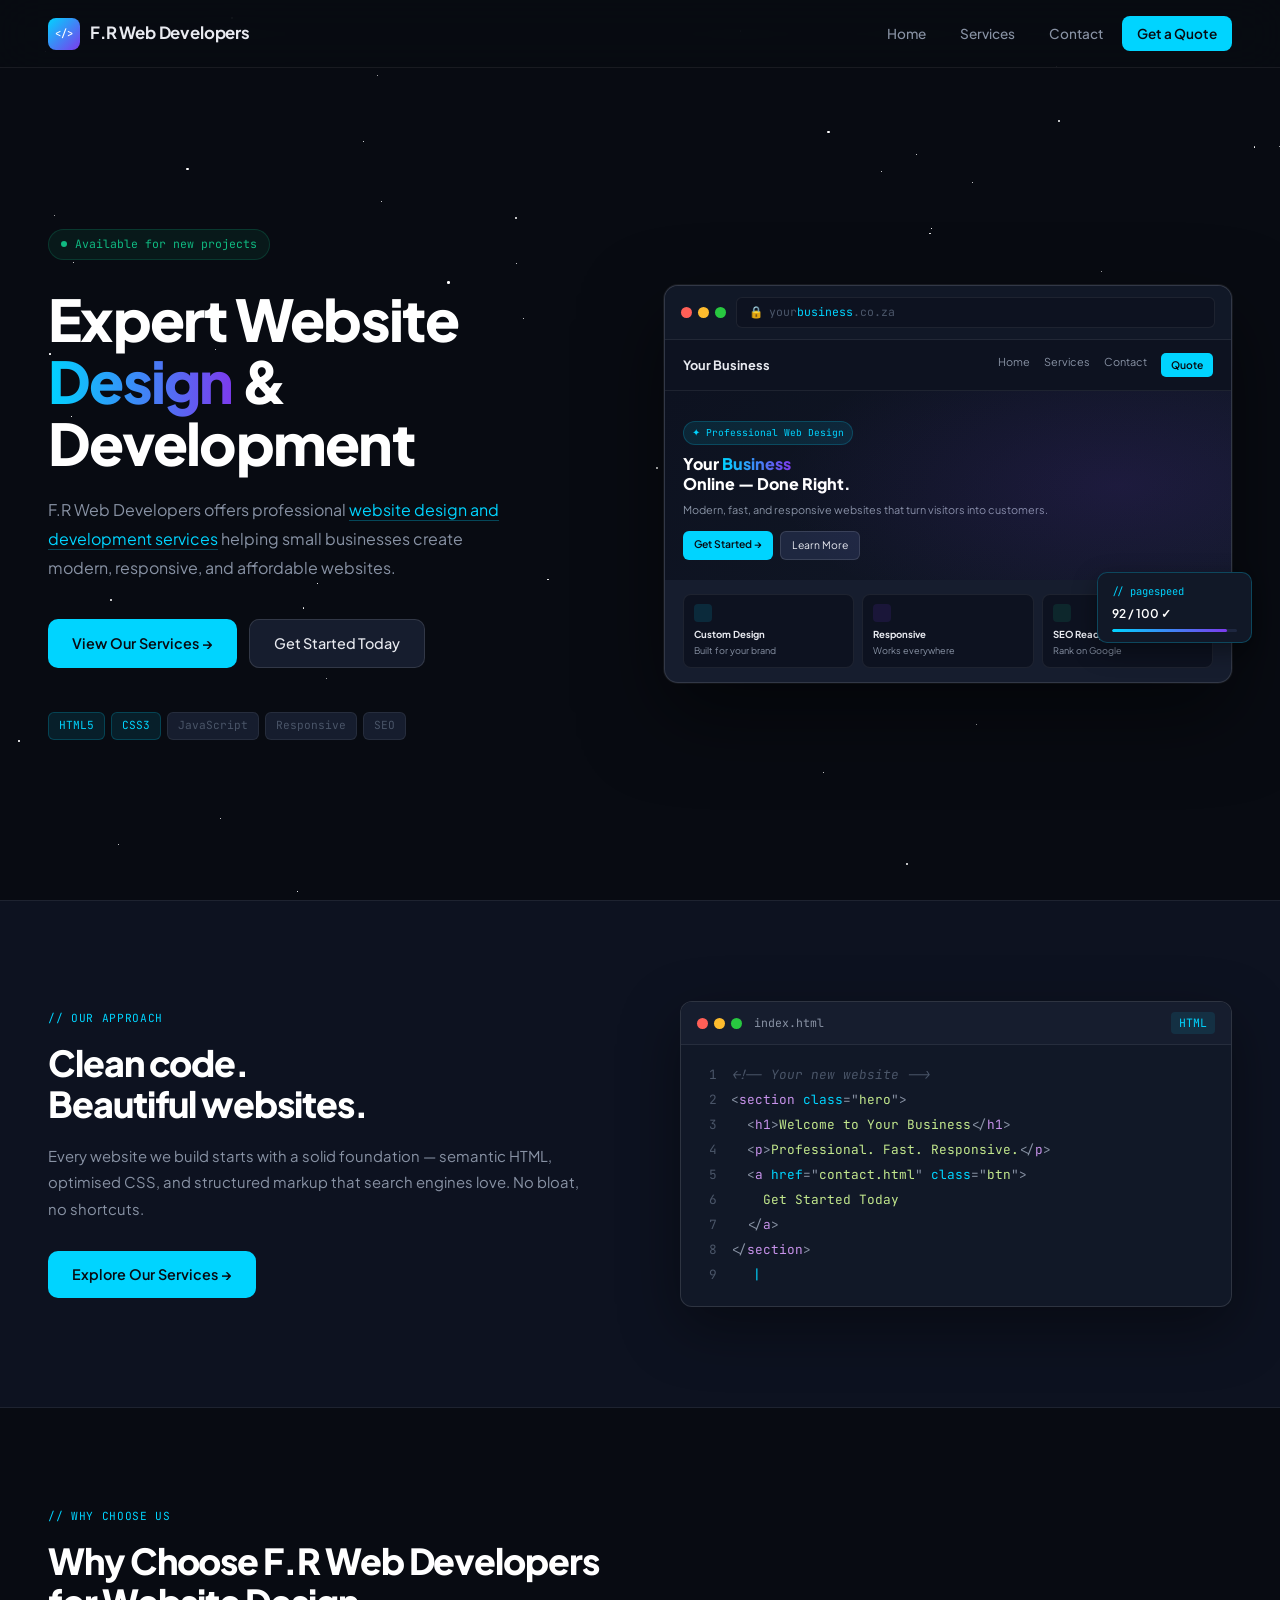
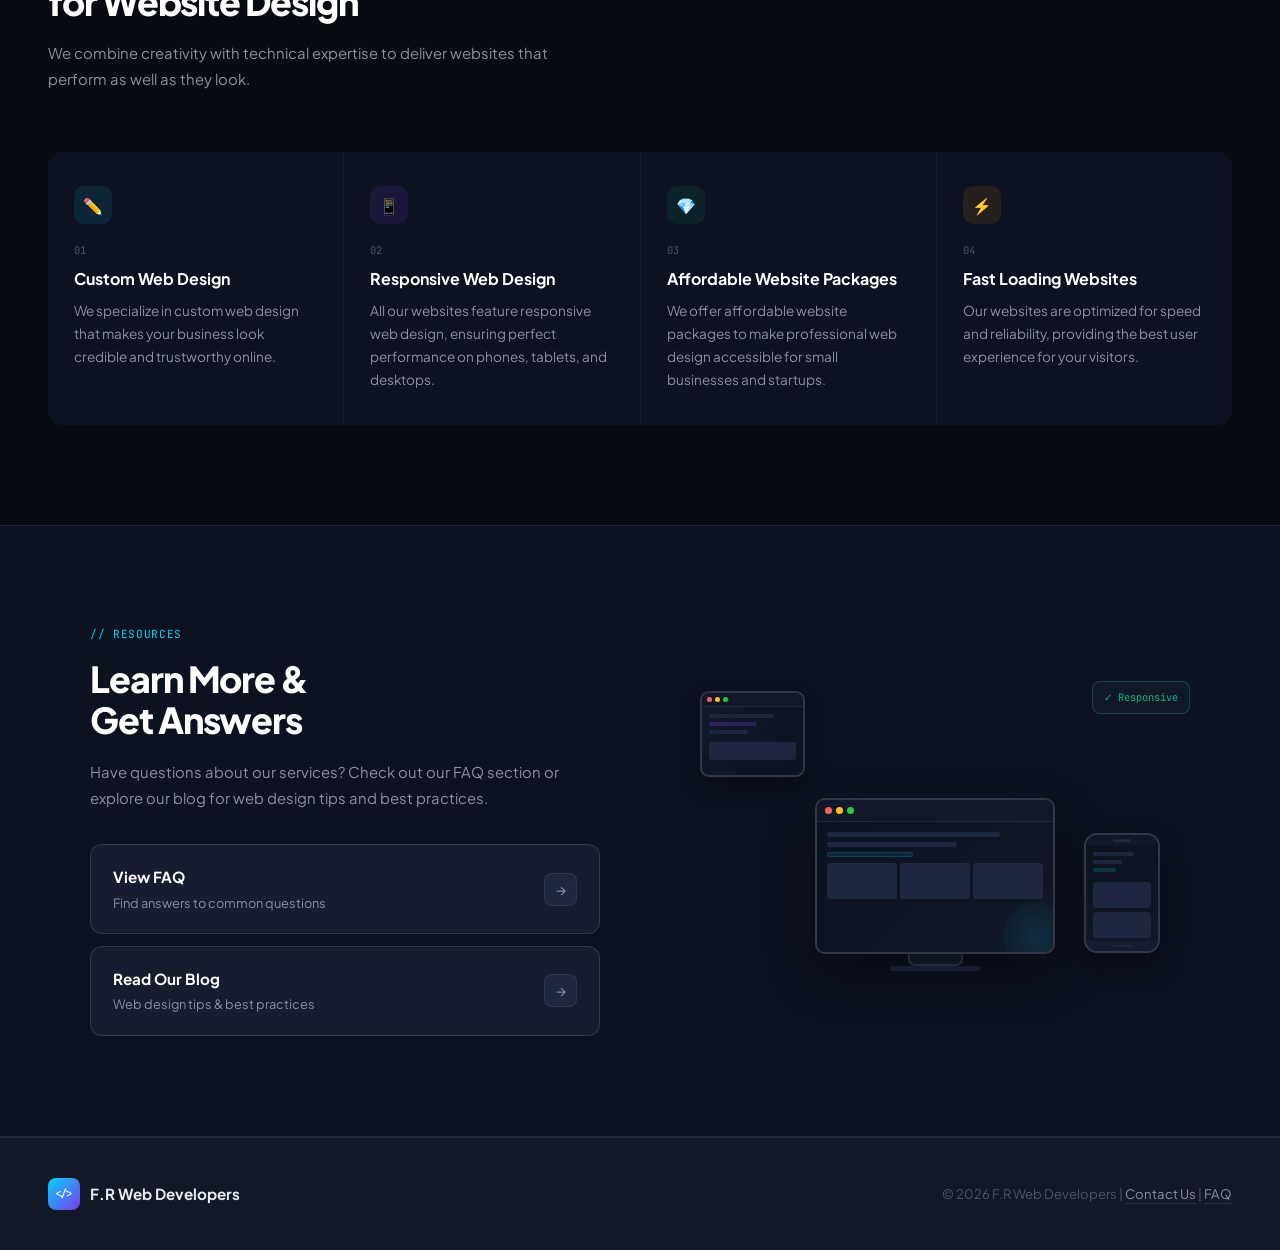
<file: index.html>
<!DOCTYPE html>
<html lang="en">
<head>
<meta charset="UTF-8">
<title>F.R Web Developers | Professional Website Design Services</title>
<meta name="viewport" content="width=device-width, initial-scale=1.0">
<meta name="description" content="Professional website design and development services by F.R Web Developers. We create stunning, responsive websites tailored to your business needs.">
<meta property="og:title" content="F.R Web Developers | Professional Website Design Services">
<meta property="og:description" content="Expert website design and development services for small businesses.">
<meta property="og:image" content="https://frwebbirth-sys.github.io/FR-web-developers-website/images/logo.webp">
<meta property="og:url" content="https://frwebbirth-sys.github.io/FR-web-developers-website/index.html">
<script type="application/ld+json">{"@context":"https://schema.org","@type":"LocalBusiness","name":"F.R Web Developers","description":"Professional website design and development services for small businesses.","url":"https://frwebbirth-sys.github.io/FR-web-developers-website/","logo":"https://frwebbirth-sys.github.io/FR-web-developers-website/images/logo.webp","serviceType":["Website Design","Web Development","SEO Optimization"],"areaServed":"Global","contactPoint":{"@type":"ContactPoint","telephone":"+27-67-291-9355","email":"frwebbirth@gmail.com","contactType":"Customer Service"}}</script>
<script type="application/ld+json">{"@context":"https://schema.org","@type":"BreadcrumbList","itemListElement":[{"@type":"ListItem","position":1,"name":"Home","item":"https://frwebbirth-sys.github.io/FR-web-developers-website/index.html"}]}</script>

<link rel="preconnect" href="https://fonts.googleapis.com">
<link rel="preconnect" href="https://fonts.gstatic.com" crossorigin>
<link href="https://fonts.googleapis.com/css2?family=Plus+Jakarta+Sans:wght@300;400;500;600;700;800&family=JetBrains+Mono:wght@400;500&display=swap" rel="stylesheet">

<style>
*,*::before,*::after{box-sizing:border-box;margin:0;padding:0}
:root{
  --bg:#080b12;--bg2:#0d1220;--bg3:#111827;
  --surf:#161d2e;--surf2:#1e2740;
  --bd:rgba(255,255,255,0.07);--bd2:rgba(255,255,255,0.12);
  --tx:#e8eaf0;--tx2:#8892a4;--tx3:#4a5568;
  --cyan:#00d4ff;--cdim:rgba(0,212,255,0.1);--cglow:rgba(0,212,255,0.15);
  --vio:#7c3aed;--vdim:rgba(124,58,237,0.12);
  --grn:#10b981;--amb:#f59e0b;--wht:#ffffff;
  --mono:'JetBrains Mono',monospace;
  --sans:'Plus Jakarta Sans',sans-serif;
  --ease:cubic-bezier(0.16,1,0.3,1);
}
html{scroll-behavior:smooth}
body{font-family:var(--sans);background:var(--bg);color:var(--tx);overflow-x:hidden;line-height:1.6}
a{text-decoration:none;color:inherit}
img{display:block;max-width:100%}

/* starfield */
.stars{position:fixed;inset:0;pointer-events:none;z-index:0;overflow:hidden}
.star{position:absolute;border-radius:50%;background:#fff;animation:twk var(--d,4s) ease-in-out infinite var(--dl,0s)}
@keyframes twk{0%,100%{opacity:.04}50%{opacity:.25}}

/* ── HEADER ── */
header{
  position:fixed;top:0;left:0;right:0;z-index:200;height:68px;
  display:flex;align-items:center;justify-content:space-between;padding:0 48px;
  background:rgba(8,11,18,0.82);backdrop-filter:blur(24px);border-bottom:1px solid var(--bd)
}
.logo{display:flex;align-items:center;gap:10px;font-size:1.05rem;font-weight:700;color:var(--tx);letter-spacing:-.01em}
.logo-icon{width:32px;height:32px;border-radius:8px;background:linear-gradient(135deg,var(--cyan),var(--vio));
  display:flex;align-items:center;justify-content:center;font-family:var(--mono);font-size:.65rem;font-weight:500;color:#fff;flex-shrink:0}
nav{display:flex;align-items:center;gap:4px}
nav a{font-size:.85rem;font-weight:500;color:var(--tx2);padding:7px 15px;border-radius:8px;transition:background .2s,color .2s}
nav a:hover{background:var(--surf);color:var(--tx)}
.nav-cta{background:var(--cyan)!important;color:var(--bg)!important;font-weight:600;transition:opacity .2s,transform .2s!important}
.nav-cta:hover{opacity:.88;transform:translateY(-1px)!important}

/* ── HERO ── */
.hero{
  min-height:100vh;display:grid;grid-template-columns:1fr 1fr;align-items:center;
  padding:68px 48px 0;gap:48px;position:relative;z-index:1
}
.hero-left{padding:60px 0}
.status-pill{
  display:inline-flex;align-items:center;gap:8px;font-family:var(--mono);
  font-size:.72rem;color:var(--grn);background:rgba(16,185,129,.08);
  border:1px solid rgba(16,185,129,.2);padding:5px 12px;border-radius:999px;margin-bottom:28px
}
.sdot{width:6px;height:6px;border-radius:50%;background:var(--grn);animation:sdot-pulse 2s ease-in-out infinite}
@keyframes sdot-pulse{0%,100%{opacity:1;transform:scale(1)}50%{opacity:.5;transform:scale(.8)}}
.hero h1{font-size:clamp(2.4rem,4.5vw,3.8rem);font-weight:800;line-height:1.08;letter-spacing:-.03em;color:var(--wht);margin-bottom:22px}
.grad{background:linear-gradient(90deg,var(--cyan),var(--vio));-webkit-background-clip:text;-webkit-text-fill-color:transparent;background-clip:text}
.hero-desc{font-size:1rem;color:var(--tx2);line-height:1.8;max-width:460px;margin-bottom:36px}
.hero-desc a{color:var(--cyan);border-bottom:1px solid rgba(0,212,255,.3);transition:border-color .2s}
.hero-desc a:hover{border-color:var(--cyan)}
.hero-btns{display:flex;gap:12px;flex-wrap:wrap;margin-bottom:44px}
.btn-p{display:inline-flex;align-items:center;gap:8px;background:var(--cyan);color:var(--bg);font-weight:600;font-size:.9rem;padding:12px 24px;border-radius:10px;transition:all .25s var(--ease)}
.btn-p:hover{transform:translateY(-2px);box-shadow:0 8px 30px rgba(0,212,255,.25)}
.btn-g{display:inline-flex;align-items:center;gap:8px;background:var(--surf);color:var(--tx);font-weight:500;font-size:.9rem;padding:12px 24px;border-radius:10px;border:1px solid var(--bd2);transition:all .25s var(--ease)}
.btn-g:hover{background:var(--surf2);transform:translateY(-2px)}
.tech-strip{display:flex;align-items:center;gap:6px;flex-wrap:wrap}
.tag{font-family:var(--mono);font-size:.7rem;color:var(--tx3);background:var(--surf);border:1px solid var(--bd);padding:4px 10px;border-radius:6px}
.tag.on{color:var(--cyan);border-color:rgba(0,212,255,.2);background:var(--cdim)}

/* browser mockup */
.hero-right{position:relative;padding:60px 0}
.browser{background:var(--surf);border:1px solid var(--bd2);border-radius:14px;overflow:hidden;box-shadow:0 32px 80px rgba(0,0,0,.5),0 0 0 1px var(--bd);animation:fl 7s ease-in-out infinite}
@keyframes fl{0%,100%{transform:translateY(0)}50%{transform:translateY(-10px)}}
.b-bar{background:var(--bg3);padding:11px 16px;display:flex;align-items:center;gap:10px;border-bottom:1px solid var(--bd)}
.bdots{display:flex;gap:6px}
.bd{width:11px;height:11px;border-radius:50%}
.bd-r{background:#ff5f57}.bd-y{background:#febc2e}.bd-g{background:#28c840}
.b-url{flex:1;background:var(--bg2);border:1px solid var(--bd);border-radius:6px;padding:5px 12px;font-family:var(--mono);font-size:.72rem;color:var(--tx3);display:flex;align-items:center;gap:6px}
.b-url-hl{color:var(--cyan)}
.b-url-lock{color:var(--grn)}

/* mini site inside browser */
.ms-nav{background:var(--bg2);padding:13px 18px;display:flex;justify-content:space-between;align-items:center;border-bottom:1px solid var(--bd)}
.ms-logo{font-size:.8rem;font-weight:700;color:var(--tx)}
.ms-links{display:flex;gap:14px}
.ms-link{font-size:.68rem;color:var(--tx2)}
.ms-btn{font-size:.65rem;background:var(--cyan);color:var(--bg);padding:4px 10px;border-radius:5px;font-weight:600}
.ms-hero{background:linear-gradient(135deg,var(--bg2),var(--bg3));padding:26px 18px 20px;position:relative;overflow:hidden}
.ms-hero-glow{position:absolute;inset:0;background:radial-gradient(ellipse 60% 80% at 80% 50%,rgba(124,58,237,.12),transparent);pointer-events:none}
.ms-badge{display:inline-block;font-size:.6rem;font-family:var(--mono);color:var(--cyan);background:var(--cdim);border:1px solid rgba(0,212,255,.2);padding:3px 8px;border-radius:999px;margin-bottom:9px}
.ms-h{font-size:1rem;font-weight:800;color:var(--wht);line-height:1.25;margin-bottom:7px}
.ms-p{font-size:.68rem;color:var(--tx2);line-height:1.6;margin-bottom:13px}
.ms-btns{display:flex;gap:7px}
.ms-ba{font-size:.65rem;background:var(--cyan);color:var(--bg);padding:5px 11px;border-radius:6px;font-weight:600}
.ms-bb{font-size:.65rem;background:var(--surf2);color:var(--tx);padding:5px 11px;border-radius:6px;border:1px solid var(--bd2)}
.ms-cards{padding:14px 18px;display:grid;grid-template-columns:1fr 1fr 1fr;gap:8px}
.ms-card{background:var(--bg2);border:1px solid var(--bd);border-radius:8px;padding:9px 10px}
.ms-ci{width:18px;height:18px;border-radius:4px;margin-bottom:5px}
.ms-ct{font-size:.6rem;font-weight:700;color:var(--tx);margin-bottom:2px}
.ms-cp{font-size:.57rem;color:var(--tx2);line-height:1.5}

/* page-speed badge */
.speed-badge{position:absolute;right:-20px;bottom:100px;background:var(--bg3);border:1px solid rgba(0,212,255,.25);border-radius:10px;padding:10px 14px;width:155px;box-shadow:0 8px 24px rgba(0,0,0,.4);animation:fl 5s ease-in-out infinite 1s}
.sp-label{font-size:.65rem;color:var(--cyan);font-family:var(--mono);margin-bottom:4px}
.sp-val{font-size:.75rem;font-weight:600;color:var(--wht)}
.sp-bar{height:3px;background:var(--surf2);border-radius:2px;margin-top:6px;overflow:hidden}
.sp-fill{height:100%;background:linear-gradient(90deg,var(--cyan),var(--vio));border-radius:2px;width:92%}

/* ── CODE SECTION ── */
.code-sec{position:relative;z-index:1;padding:100px 48px;background:var(--bg2);border-top:1px solid var(--bd);border-bottom:1px solid var(--bd)}
.code-sec-inner{max-width:1200px;margin:0 auto;display:grid;grid-template-columns:1fr 1fr;gap:80px;align-items:center}
.sec-mono{font-family:var(--mono);font-size:.7rem;color:var(--cyan);letter-spacing:.06em;text-transform:uppercase;margin-bottom:14px}
.sec-title{font-size:clamp(1.7rem,2.8vw,2.3rem);font-weight:800;letter-spacing:-.03em;color:var(--wht);line-height:1.15;margin-bottom:18px}
.sec-body{font-size:.93rem;color:var(--tx2);line-height:1.8;margin-bottom:28px}

.editor{background:var(--bg3);border:1px solid var(--bd2);border-radius:12px;overflow:hidden;box-shadow:0 20px 60px rgba(0,0,0,.4)}
.ed-bar{background:var(--surf);padding:10px 16px;display:flex;align-items:center;gap:8px;border-bottom:1px solid var(--bd)}
.ed-file{font-family:var(--mono);font-size:.72rem;color:var(--tx2);margin-left:4px}
.ed-tab{font-family:var(--mono);font-size:.72rem;color:var(--cyan);padding:2px 8px;background:var(--cdim);border-radius:4px;margin-left:auto}
.ed-body{padding:18px 22px}
.cl{font-family:var(--mono);font-size:.8rem;line-height:1.95;display:flex;gap:14px}
.ln{color:var(--tx3);user-select:none;min-width:14px;text-align:right}
.kw{color:#c792ea}.fn{color:#82aaff}.st{color:#c3e88d}.pr{color:var(--cyan)}.vl{color:#f78c6c}.cm{color:var(--tx3);font-style:italic}.pu{color:var(--tx2)}
.cursor::after{content:'|';color:var(--cyan);animation:blink 1s step-end infinite}
@keyframes blink{50%{opacity:0}}

/* ── WHY SECTION ── */
.why-sec{position:relative;z-index:1;padding:100px 48px;background:var(--bg)}
.why-sec-inner{max-width:1200px;margin:0 auto}
.sec-hd{margin-bottom:60px}
.why-grid{display:grid;grid-template-columns:repeat(4,1fr);gap:1px;background:var(--bd);border-radius:16px;overflow:hidden}
.why-card{background:var(--bg2);padding:34px 26px;transition:background .3s;position:relative}
.why-card:hover{background:var(--surf)}
.why-card::before{content:'';position:absolute;top:0;left:0;right:0;height:2px;background:linear-gradient(90deg,var(--cyan),var(--vio));transform:scaleX(0);transform-origin:left;transition:transform .35s var(--ease)}
.why-card:hover::before{transform:scaleX(1)}
.w-icon{width:38px;height:38px;border-radius:10px;margin-bottom:18px;display:flex;align-items:center;justify-content:center;font-size:1rem}
.why-num{font-family:var(--mono);font-size:.65rem;color:var(--tx3);margin-bottom:10px}
.why-card h3{font-size:1rem;font-weight:700;color:var(--wht);margin-bottom:9px;line-height:1.3}
.why-card p{font-size:.85rem;color:var(--tx2);line-height:1.7}

/* ── DISCOVER ── */
.disc-sec{position:relative;z-index:1;padding:100px 48px;background:var(--bg2);border-top:1px solid var(--bd);border-bottom:1px solid var(--bd)}
.disc-inner{max-width:1100px;margin:0 auto;display:grid;grid-template-columns:1fr 1fr;gap:80px;align-items:center}
.disc-links{display:flex;flex-direction:column;gap:12px;margin-top:32px}
.disc-card{display:flex;align-items:center;justify-content:space-between;background:var(--surf);border:1px solid var(--bd2);border-radius:12px;padding:20px 22px;transition:all .25s var(--ease)}
.disc-card:hover{border-color:var(--cyan);background:var(--surf2);transform:translateX(6px)}
.disc-card h4{font-size:.95rem;font-weight:700;color:var(--wht);margin-bottom:3px}
.disc-card p{font-size:.8rem;color:var(--tx2)}
.disc-arr{width:33px;height:33px;border-radius:8px;background:var(--surf2);border:1px solid var(--bd);display:flex;align-items:center;justify-content:center;color:var(--tx2);font-size:.9rem;flex-shrink:0;transition:background .2s,color .2s,border-color .2s}
.disc-card:hover .disc-arr{background:var(--cyan);color:var(--bg);border-color:var(--cyan)}

/* responsive device showcase */
.devices{position:relative;height:320px;display:flex;align-items:flex-end;justify-content:center;padding-bottom:20px}
.dev-desktop{width:240px;background:var(--surf);border:2px solid var(--bd2);border-radius:10px;overflow:hidden;box-shadow:0 20px 50px rgba(0,0,0,.4);position:relative;z-index:2}
.dev-topbar{background:var(--bg3);height:22px;display:flex;align-items:center;padding:0 8px;gap:4px;border-bottom:1px solid var(--bd)}
.dev-screen{height:130px;background:linear-gradient(135deg,var(--bg2),var(--bg3));padding:10px;overflow:hidden;position:relative}
.dev-glow{position:absolute;bottom:-20px;right:-20px;width:70px;height:70px;border-radius:50%;background:radial-gradient(circle,rgba(0,212,255,.12),transparent)}
.sline{height:5px;border-radius:3px;margin-bottom:5px;background:var(--surf2)}
.sline.cy{background:var(--cdim);border:1px solid rgba(0,212,255,.15)}
.dev-grid{display:grid;grid-template-columns:1fr 1fr 1fr;gap:3px;margin-top:6px}
.dev-grid-cell{height:36px;background:var(--surf2);border-radius:3px}
.dev-stand{width:55px;height:12px;background:var(--surf);border:2px solid var(--bd2);border-top:none;border-radius:0 0 7px 7px;margin:0 auto}
.dev-base{width:90px;height:5px;background:var(--surf2);border-radius:3px;margin:0 auto}

.dev-mobile{position:absolute;right:30px;bottom:38px;width:76px;background:var(--surf);border:2px solid var(--bd2);border-radius:13px;overflow:hidden;box-shadow:0 12px 30px rgba(0,0,0,.4);z-index:3}
.dev-notch{height:10px;background:var(--bg3);display:flex;align-items:center;justify-content:center}
.dev-notch span{width:18px;height:3px;background:var(--surf2);border-radius:2px}
.dev-mscr{height:96px;background:linear-gradient(160deg,var(--bg2),var(--bg3));padding:7px}
.mline{height:4px;border-radius:2px;margin-bottom:4px;background:var(--surf2)}
.mline.c{background:rgba(0,212,255,.18)}
.dev-mbot{height:10px;background:var(--surf);display:flex;align-items:center;justify-content:center}
.dev-mbot span{width:20px;height:2px;background:var(--surf2);border-radius:2px}

.dev-tablet{position:absolute;left:20px;top:20px;width:105px;background:var(--surf);border:2px solid var(--bd2);border-radius:9px;overflow:hidden;box-shadow:0 10px 24px rgba(0,0,0,.3);z-index:1}
.dev-tbar{height:14px;background:var(--bg3);border-bottom:1px solid var(--bd);display:flex;align-items:center;padding:0 5px;gap:3px}
.dev-tscr{height:68px;background:linear-gradient(135deg,var(--bg3),var(--bg2));padding:7px}
.tline{height:4px;border-radius:2px;margin-bottom:4px;background:var(--surf2)}
.tline.v{background:rgba(124,58,237,.28)}

.resp-badge{position:absolute;top:10px;right:0;background:var(--bg3);border:1px solid rgba(16,185,129,.3);border-radius:8px;padding:7px 11px;font-family:var(--mono);font-size:.65rem;color:var(--grn);z-index:4}

/* ── FOOTER ── */
footer{position:relative;z-index:1;background:var(--bg3);border-top:1px solid var(--bd);padding:40px 48px;display:flex;align-items:center;justify-content:space-between;flex-wrap:wrap;gap:20px}
.foot-brand{display:flex;align-items:center;gap:10px}
.foot-name{font-size:.95rem;font-weight:700;color:var(--tx)}
footer p{font-size:.82rem;color:var(--tx3)}
footer a{color:var(--tx2);border-bottom:1px solid rgba(255,255,255,.1);padding-bottom:1px;transition:color .2s,border-color .2s}
footer a:hover{color:var(--cyan);border-color:var(--cyan)}

/* ── HAMBURGER & MOBILE DRAWER ── */
.hamburger{
  display:none;flex-direction:column;justify-content:center;gap:5px;
  width:40px;height:40px;border-radius:8px;cursor:pointer;
  background:var(--surf);border:1px solid var(--bd2);padding:8px;
  z-index:300;flex-shrink:0;transition:background .2s
}
.hamburger:hover{background:var(--surf2)}
.hamburger span{display:block;height:2px;border-radius:2px;background:var(--tx);transition:transform .3s var(--ease),opacity .3s}
.hamburger.open span:nth-child(1){transform:translateY(7px) rotate(45deg)}
.hamburger.open span:nth-child(2){opacity:0;transform:scaleX(0)}
.hamburger.open span:nth-child(3){transform:translateY(-7px) rotate(-45deg)}

.mobile-nav{
  display:none;position:fixed;top:60px;left:0;right:0;z-index:199;
  background:rgba(8,11,18,0.97);backdrop-filter:blur(24px);
  border-bottom:1px solid var(--bd);padding:16px 20px 20px;
  flex-direction:column;gap:4px;
  transform:translateY(-8px);opacity:0;
  transition:transform .3s var(--ease),opacity .3s var(--ease)
}
.mobile-nav.open{transform:translateY(0);opacity:1}
.mobile-nav a{
  font-size:.95rem;font-weight:500;color:var(--tx2);padding:12px 16px;
  border-radius:10px;transition:background .2s,color .2s;display:block
}
.mobile-nav a:hover{background:var(--surf);color:var(--tx)}
.mobile-nav .nav-cta-mob{
  background:var(--cyan);color:var(--bg)!important;font-weight:600;
  margin-top:8px;text-align:center
}
.mobile-nav .nav-cta-mob:hover{opacity:.88}

/* reveal */
.reveal{opacity:0;transform:translateY(22px);transition:opacity .7s var(--ease),transform .7s var(--ease)}
.reveal.visible{opacity:1;transform:none}
.d1{transition-delay:.1s}.d2{transition-delay:.2s}.d3{transition-delay:.3s}

/* ══════════════════════════════════════════
   RESPONSIVE — tablet (≤960px)
══════════════════════════════════════════ */
@media(max-width:960px){
  /* header */
  header{padding:0 20px;height:60px}
  .logo{font-size:.95rem}

  /* hide desktop nav links; show hamburger */
  nav a{display:none}
  .hamburger{display:flex}
  .nav-cta{display:none}
  .mobile-nav{display:flex}

  /* hero */
  .hero{
    grid-template-columns:1fr;
    padding:80px 20px 48px;
    gap:32px;
    text-align:center;
    min-height:auto
  }
  .hero-left{padding:32px 0 0}
  .status-pill{font-size:.68rem}
  .hero h1{font-size:clamp(2rem,6vw,2.8rem)}
  .hero-desc{margin:0 auto 28px;font-size:.95rem;max-width:100%}
  .hero-btns{justify-content:center;gap:10px}
  .btn-p,.btn-g{font-size:.85rem;padding:11px 20px}
  .tech-strip{justify-content:center}

  /* browser mockup — show it first on mobile */
  .hero-right{order:-1;padding:24px 0 0}
  .speed-badge{display:none}

  /* browser: shrink ms-cards to 2-col on tablet */
  .ms-cards{grid-template-columns:1fr 1fr}
  .ms-card:last-child{display:none}

  /* code section */
  .code-sec{padding:72px 20px}
  .code-sec-inner{grid-template-columns:1fr;gap:36px}

  /* why */
  .why-sec{padding:72px 20px}
  .why-grid{grid-template-columns:1fr 1fr}
  .sec-hd{margin-bottom:40px}

  /* discover */
  .disc-sec{padding:72px 20px}
  .disc-inner{grid-template-columns:1fr;gap:40px}

  /* devices widget — scale it down */
  .devices{height:260px}
  .dev-desktop{width:190px}
  .dev-screen{height:105px}
  .dev-mobile{right:10px;bottom:30px;width:64px}
  .dev-mscr{height:78px}
  .dev-tablet{left:0;top:14px;width:88px}
  .dev-tscr{height:56px}

  /* footer */
  footer{padding:28px 20px;flex-direction:column;align-items:flex-start;gap:14px}
}

/* ══════════════════════════════════════════
   RESPONSIVE — mobile (≤600px)
══════════════════════════════════════════ */
@media(max-width:600px){
  /* header */
  header{height:56px;padding:0 16px}
  .logo-icon{width:28px;height:28px;font-size:.58rem}
  .logo{font-size:.88rem;gap:8px}
  .mobile-nav{top:56px}

  /* hero */
  .hero{padding:72px 16px 40px;gap:24px}
  .hero h1{font-size:clamp(1.75rem,8vw,2.4rem);letter-spacing:-.02em}
  .hero-desc{font-size:.88rem;line-height:1.7}
  .hero-btns{flex-direction:column;align-items:center;gap:10px;margin-bottom:32px}
  .btn-p,.btn-g{width:100%;justify-content:center;font-size:.88rem;padding:13px 20px}
  .tech-strip{gap:5px}
  .tag{font-size:.66rem;padding:3px 8px}

  /* browser mockup — simplify for small screens */
  .browser{border-radius:10px}
  .b-bar{padding:9px 12px}
  .bd{width:9px;height:9px}
  .b-url{font-size:.65rem;padding:4px 10px}
  .ms-nav{padding:10px 14px}
  .ms-links{gap:8px}
  .ms-link{display:none}
  .ms-hero{padding:18px 14px 14px}
  .ms-h{font-size:.88rem}
  .ms-p{font-size:.62rem}
  .ms-cards{grid-template-columns:1fr 1fr;gap:6px;padding:10px 14px}
  .ms-card:last-child{display:none}

  /* code section */
  .code-sec{padding:56px 16px}
  .ed-body{padding:14px 16px;overflow-x:auto}
  .cl{font-size:.72rem}

  /* why */
  .why-sec{padding:56px 16px}
  .why-grid{grid-template-columns:1fr}
  .why-card{padding:26px 20px}

  /* discover */
  .disc-sec{padding:56px 16px}
  .disc-links{margin-top:24px;gap:10px}
  .disc-card{padding:16px 18px}
  .disc-card h4{font-size:.88rem}
  .disc-card p{font-size:.75rem}
  .disc-arr{width:28px;height:28px;font-size:.8rem}

  /* devices widget */
  .devices{height:220px}
  .dev-desktop{width:155px}
  .dev-screen{height:86px}
  .dev-grid-cell{height:26px}
  .dev-mobile{right:4px;bottom:22px;width:54px}
  .dev-mscr{height:64px}
  .dev-tablet{left:-4px;top:8px;width:72px}
  .dev-tscr{height:46px}
  .resp-badge{font-size:.6rem;padding:5px 9px}

  /* footer */
  footer{padding:24px 16px;gap:12px}
  footer p{font-size:.78rem}
}

/* ══════════════════════════════════════════
   RESPONSIVE — very small (≤380px)
══════════════════════════════════════════ */
@media(max-width:380px){
  .hero h1{font-size:1.6rem}
  .hero-btns .btn-p,.hero-btns .btn-g{padding:12px 16px;font-size:.82rem}
  .sec-title{font-size:1.5rem}
  /* stack nav brand + cta tightly */
  .logo{font-size:.82rem}
  .nav-cta{padding:5px 10px;font-size:.74rem}
}
</style>
</head>
<body>

<div class="stars" id="stars"></div>

<header>
  <div class="logo">
    <div class="logo-icon">&lt;/&gt;</div>
    F.R Web Developers
  </div>
  <nav>
    <a href="index.html">Home</a>
    <a href="services.html">Services</a>
    <a href="contact.html">Contact</a>
    <a href="quote.html" class="nav-cta">Get a Quote</a>
  </nav>
  <div class="hamburger" id="hamburger" aria-label="Toggle menu" role="button" tabindex="0">
    <span></span><span></span><span></span>
  </div>
</header>

<nav class="mobile-nav" id="mobileNav">
  <a href="index.html">Home</a>
  <a href="services.html">Services</a>
  <a href="contact.html">Contact</a>
  <a href="quote.html" class="nav-cta-mob">Get a Quote</a>
</nav>

<!-- HERO -->
<section class="hero">
  <div class="hero-left">
    <div class="status-pill reveal">
      <span class="sdot"></span>
      Available for new projects
    </div>
    <h1 class="reveal d1">
      Expert Website<br>
      <span class="grad">Design</span> &amp;<br>
      Development
    </h1>
    <p class="hero-desc reveal d2">
      F.R Web Developers offers professional
      <a href="services.html">website design and development services</a>
      helping small businesses create modern, responsive, and affordable websites.
    </p>
    <div class="hero-btns reveal d2">
      <a href="services.html" class="btn-p">View Our Services →</a>
      <a href="quote.html" class="btn-g">Get Started Today</a>
    </div>
    <div class="tech-strip reveal d3">
      <span class="tag on">HTML5</span>
      <span class="tag on">CSS3</span>
      <span class="tag">JavaScript</span>
      <span class="tag">Responsive</span>
      <span class="tag">SEO</span>
    </div>
  </div>

  <div class="hero-right reveal d1">
    <!-- Browser mockup showing a finished website -->
    <div class="browser">
      <div class="b-bar">
        <div class="bdots">
          <div class="bd bd-r"></div>
          <div class="bd bd-y"></div>
          <div class="bd bd-g"></div>
        </div>
        <div class="b-url">
          <span class="b-url-lock">🔒</span>
          <span>your<span class="b-url-hl">business</span>.co.za</span>
        </div>
      </div>
      <!-- mini site inside -->
      <div class="ms-nav">
        <div class="ms-logo">Your Business</div>
        <div class="ms-links">
          <span class="ms-link">Home</span>
          <span class="ms-link">Services</span>
          <span class="ms-link">Contact</span>
          <span class="ms-btn">Quote</span>
        </div>
      </div>
      <div class="ms-hero">
        <div class="ms-hero-glow"></div>
        <div class="ms-badge">✦ Professional Web Design</div>
        <div class="ms-h">Your <span class="grad">Business</span><br>Online — Done Right.</div>
        <div class="ms-p">Modern, fast, and responsive websites that turn visitors into customers.</div>
        <div class="ms-btns">
          <div class="ms-ba">Get Started →</div>
          <div class="ms-bb">Learn More</div>
        </div>
      </div>
      <div class="ms-cards">
        <div class="ms-card">
          <div class="ms-ci" style="background:rgba(0,212,255,.12)"></div>
          <div class="ms-ct">Custom Design</div>
          <div class="ms-cp">Built for your brand</div>
        </div>
        <div class="ms-card">
          <div class="ms-ci" style="background:rgba(124,58,237,.12)"></div>
          <div class="ms-ct">Responsive</div>
          <div class="ms-cp">Works everywhere</div>
        </div>
        <div class="ms-card">
          <div class="ms-ci" style="background:rgba(16,185,129,.12)"></div>
          <div class="ms-ct">SEO Ready</div>
          <div class="ms-cp">Rank on Google</div>
        </div>
      </div>
    </div>
    <!-- Page speed annotation -->
    <div class="speed-badge">
      <div class="sp-label">// pagespeed</div>
      <div class="sp-val">92 / 100 ✓</div>
      <div class="sp-bar"><div class="sp-fill"></div></div>
    </div>
  </div>
</section>

<!-- CODE SECTION -->
<section class="code-sec">
  <div class="code-sec-inner">
    <div class="reveal">
      <div class="sec-mono">// our approach</div>
      <h2 class="sec-title">Clean code.<br>Beautiful websites.</h2>
      <p class="sec-body">Every website we build starts with a solid foundation — semantic HTML, optimised CSS, and structured markup that search engines love. No bloat, no shortcuts.</p>
      <a href="services.html" class="btn-p">Explore Our Services →</a>
    </div>
    <div class="editor reveal d1">
      <div class="ed-bar">
        <div class="bdots">
          <div class="bd bd-r"></div>
          <div class="bd bd-y"></div>
          <div class="bd bd-g"></div>
        </div>
        <span class="ed-file">index.html</span>
        <span class="ed-tab">HTML</span>
      </div>
      <div class="ed-body">
        <div class="cl"><span class="ln">1</span><span><span class="cm">&lt;!-- Your new website --&gt;</span></span></div>
        <div class="cl"><span class="ln">2</span><span><span class="pu">&lt;</span><span class="kw">section</span> <span class="pr">class</span><span class="pu">="</span><span class="st">hero</span><span class="pu">"&gt;</span></span></div>
        <div class="cl"><span class="ln">3</span><span>&nbsp;&nbsp;<span class="pu">&lt;</span><span class="kw">h1</span><span class="pu">&gt;</span><span class="st">Welcome to Your Business</span><span class="pu">&lt;/</span><span class="kw">h1</span><span class="pu">&gt;</span></span></div>
        <div class="cl"><span class="ln">4</span><span>&nbsp;&nbsp;<span class="pu">&lt;</span><span class="kw">p</span><span class="pu">&gt;</span><span class="st">Professional. Fast. Responsive.</span><span class="pu">&lt;/</span><span class="kw">p</span><span class="pu">&gt;</span></span></div>
        <div class="cl"><span class="ln">5</span><span>&nbsp;&nbsp;<span class="pu">&lt;</span><span class="kw">a</span> <span class="pr">href</span><span class="pu">="</span><span class="st">contact.html</span><span class="pu">"</span> <span class="pr">class</span><span class="pu">="</span><span class="st">btn</span><span class="pu">"&gt;</span></span></div>
        <div class="cl"><span class="ln">6</span><span>&nbsp;&nbsp;&nbsp;&nbsp;<span class="st">Get Started Today</span></span></div>
        <div class="cl"><span class="ln">7</span><span>&nbsp;&nbsp;<span class="pu">&lt;/</span><span class="kw">a</span><span class="pu">&gt;</span></span></div>
        <div class="cl"><span class="ln">8</span><span><span class="pu">&lt;/</span><span class="kw">section</span><span class="pu">&gt;</span></span></div>
        <div class="cl cursor"><span class="ln">9</span><span>&nbsp;</span></div>
      </div>
    </div>
  </div>
</section>

<!-- WHY US -->
<section class="why-sec">
  <div class="why-sec-inner">
    <div class="sec-hd reveal">
      <div class="sec-mono">// why choose us</div>
      <h2 class="sec-title">Why Choose F.R Web Developers<br>for Website Design</h2>
      <p style="font-size:.93rem;color:var(--tx2);line-height:1.75;max-width:500px;margin-top:12px">We combine creativity with technical expertise to deliver websites that perform as well as they look.</p>
    </div>
    <div class="why-grid">
      <div class="why-card reveal">
        <div class="w-icon" style="background:rgba(0,212,255,.1)">✏️</div>
        <div class="why-num">01</div>
        <h3>Custom Web Design</h3>
        <p>We specialize in custom web design that makes your business look credible and trustworthy online.</p>
      </div>
      <div class="why-card reveal d1">
        <div class="w-icon" style="background:rgba(124,58,237,.12)">📱</div>
        <div class="why-num">02</div>
        <h3>Responsive Web Design</h3>
        <p>All our websites feature responsive web design, ensuring perfect performance on phones, tablets, and desktops.</p>
      </div>
      <div class="why-card reveal d2">
        <div class="w-icon" style="background:rgba(16,185,129,.1)">💎</div>
        <div class="why-num">03</div>
        <h3>Affordable Website Packages</h3>
        <p>We offer affordable website packages to make professional web design accessible for small businesses and startups.</p>
      </div>
      <div class="why-card reveal d3">
        <div class="w-icon" style="background:rgba(245,158,11,.1)">⚡</div>
        <div class="why-num">04</div>
        <h3>Fast Loading Websites</h3>
        <p>Our websites are optimized for speed and reliability, providing the best user experience for your visitors.</p>
      </div>
    </div>
  </div>
</section>

<!-- DISCOVER / RESOURCES -->
<section class="disc-sec">
  <div class="disc-inner">
    <div class="reveal">
      <div class="sec-mono">// resources</div>
      <h2 class="sec-title">Learn More &amp;<br>Get Answers</h2>
      <p class="sec-body">Have questions about our services? Check out our FAQ section or explore our blog for web design tips and best practices.</p>
      <div class="disc-links">
        <a href="faq.html" class="disc-card">
          <div>
            <h4>View FAQ</h4>
            <p>Find answers to common questions</p>
          </div>
          <div class="disc-arr">→</div>
        </a>
        <a href="blog.html" class="disc-card">
          <div>
            <h4>Read Our Blog</h4>
            <p>Web design tips &amp; best practices</p>
          </div>
          <div class="disc-arr">→</div>
        </a>
      </div>
    </div>

    <!-- Multi-device responsive showcase -->
    <div class="devices reveal d1">
      <!-- Desktop -->
      <div style="text-align:center">
        <div class="dev-desktop">
          <div class="dev-topbar">
            <span style="width:7px;height:7px;border-radius:50%;background:#ff5f57;display:block"></span>
            <span style="width:7px;height:7px;border-radius:50%;background:#febc2e;display:block"></span>
            <span style="width:7px;height:7px;border-radius:50%;background:#28c840;display:block"></span>
          </div>
          <div class="dev-screen">
            <div class="dev-glow"></div>
            <div class="sline" style="width:80%"></div>
            <div class="sline" style="width:60%"></div>
            <div class="sline cy" style="width:40%"></div>
            <div class="dev-grid">
              <div class="dev-grid-cell"></div>
              <div class="dev-grid-cell"></div>
              <div class="dev-grid-cell"></div>
            </div>
          </div>
        </div>
        <div class="dev-stand"></div>
        <div class="dev-base"></div>
      </div>
      <!-- Mobile -->
      <div class="dev-mobile">
        <div class="dev-notch"><span></span></div>
        <div class="dev-mscr">
          <div class="mline" style="width:70%"></div>
          <div class="mline" style="width:50%"></div>
          <div class="mline c" style="width:40%"></div>
          <div style="height:6px"></div>
          <div style="height:26px;background:var(--surf2);border-radius:4px;margin-bottom:4px"></div>
          <div style="height:26px;background:var(--surf2);border-radius:4px"></div>
        </div>
        <div class="dev-mbot"><span></span></div>
      </div>
      <!-- Tablet -->
      <div class="dev-tablet">
        <div class="dev-tbar">
          <span style="width:5px;height:5px;border-radius:50%;background:#ff5f57;display:block"></span>
          <span style="width:5px;height:5px;border-radius:50%;background:#febc2e;display:block"></span>
          <span style="width:5px;height:5px;border-radius:50%;background:#28c840;display:block"></span>
        </div>
        <div class="dev-tscr">
          <div class="tline" style="width:75%"></div>
          <div class="tline v" style="width:55%"></div>
          <div class="tline" style="width:45%"></div>
          <div style="height:4px"></div>
          <div style="height:18px;background:var(--surf2);border-radius:3px"></div>
        </div>
      </div>
      <div class="resp-badge">✓ Responsive</div>
    </div>
  </div>
</section>

<!-- FOOTER -->
<footer>
  <div class="foot-brand">
    <div class="logo-icon">&lt;/&gt;</div>
    <span class="foot-name">F.R Web Developers</span>
  </div>
  <p>© 2026 F.R Web Developers | <a href="contact.html">Contact Us</a> | <a href="faq.html">FAQ</a></p>
</footer>

<script>
  // Hamburger menu
  const hamburger = document.getElementById('hamburger');
  const mobileNav = document.getElementById('mobileNav');
  hamburger.addEventListener('click', () => {
    hamburger.classList.toggle('open');
    mobileNav.classList.toggle('open');
  });
  hamburger.addEventListener('keydown', e => { if(e.key==='Enter'||e.key===' ') hamburger.click(); });
  // Close on link click
  mobileNav.querySelectorAll('a').forEach(a => a.addEventListener('click', () => {
    hamburger.classList.remove('open');
    mobileNav.classList.remove('open');
  }));

  // Stars
  const sf = document.getElementById('stars');
  for(let i=0;i<55;i++){
    const s=document.createElement('div');s.className='star';
    const sz=Math.random()*2+.5;
    s.style.cssText=`width:${sz}px;height:${sz}px;left:${Math.random()*100}%;top:${Math.random()*100}%;--d:${3+Math.random()*5}s;--dl:${Math.random()*6}s`;
    sf.appendChild(s);
  }
  // Reveal
  const obs=new IntersectionObserver(entries=>{
    entries.forEach(e=>{if(e.isIntersecting)e.target.classList.add('visible')});
  },{threshold:.1});
  document.querySelectorAll('.reveal').forEach(el=>obs.observe(el));
</script>
</body>
</html>
</file>
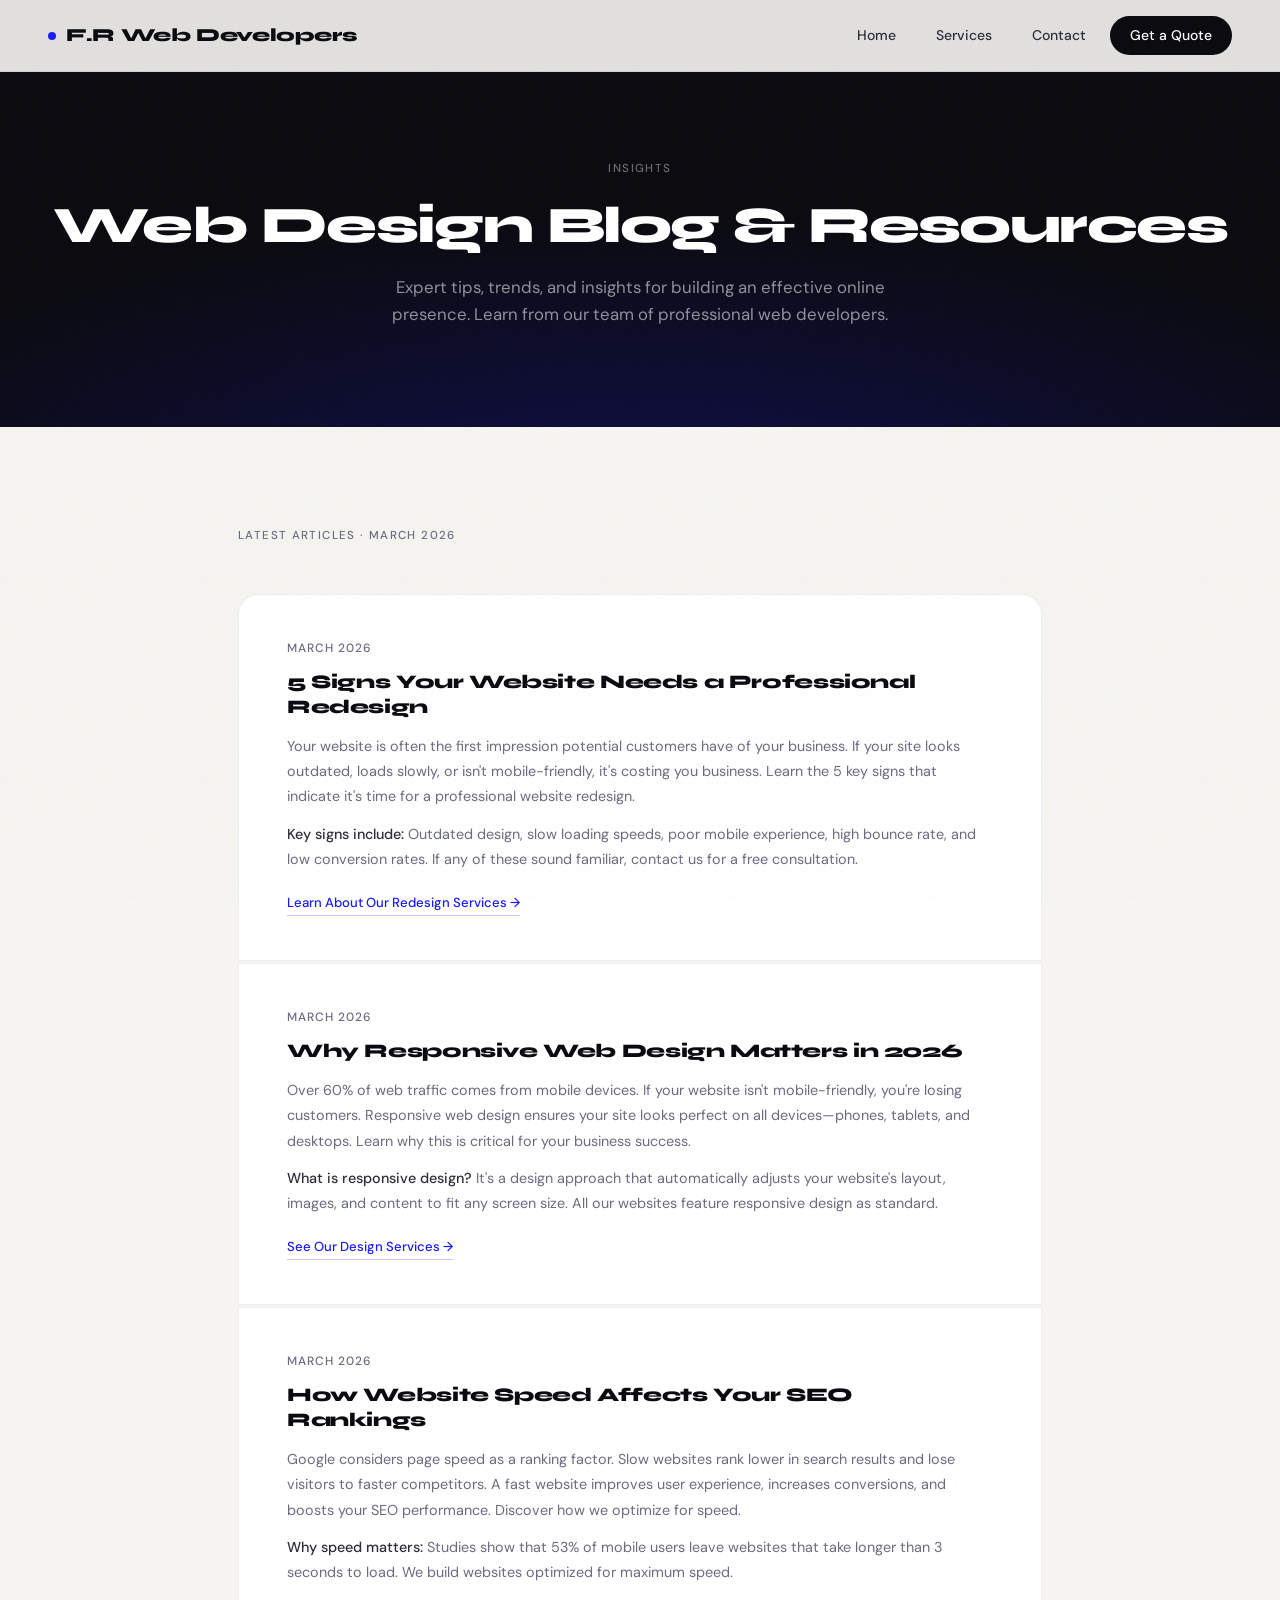
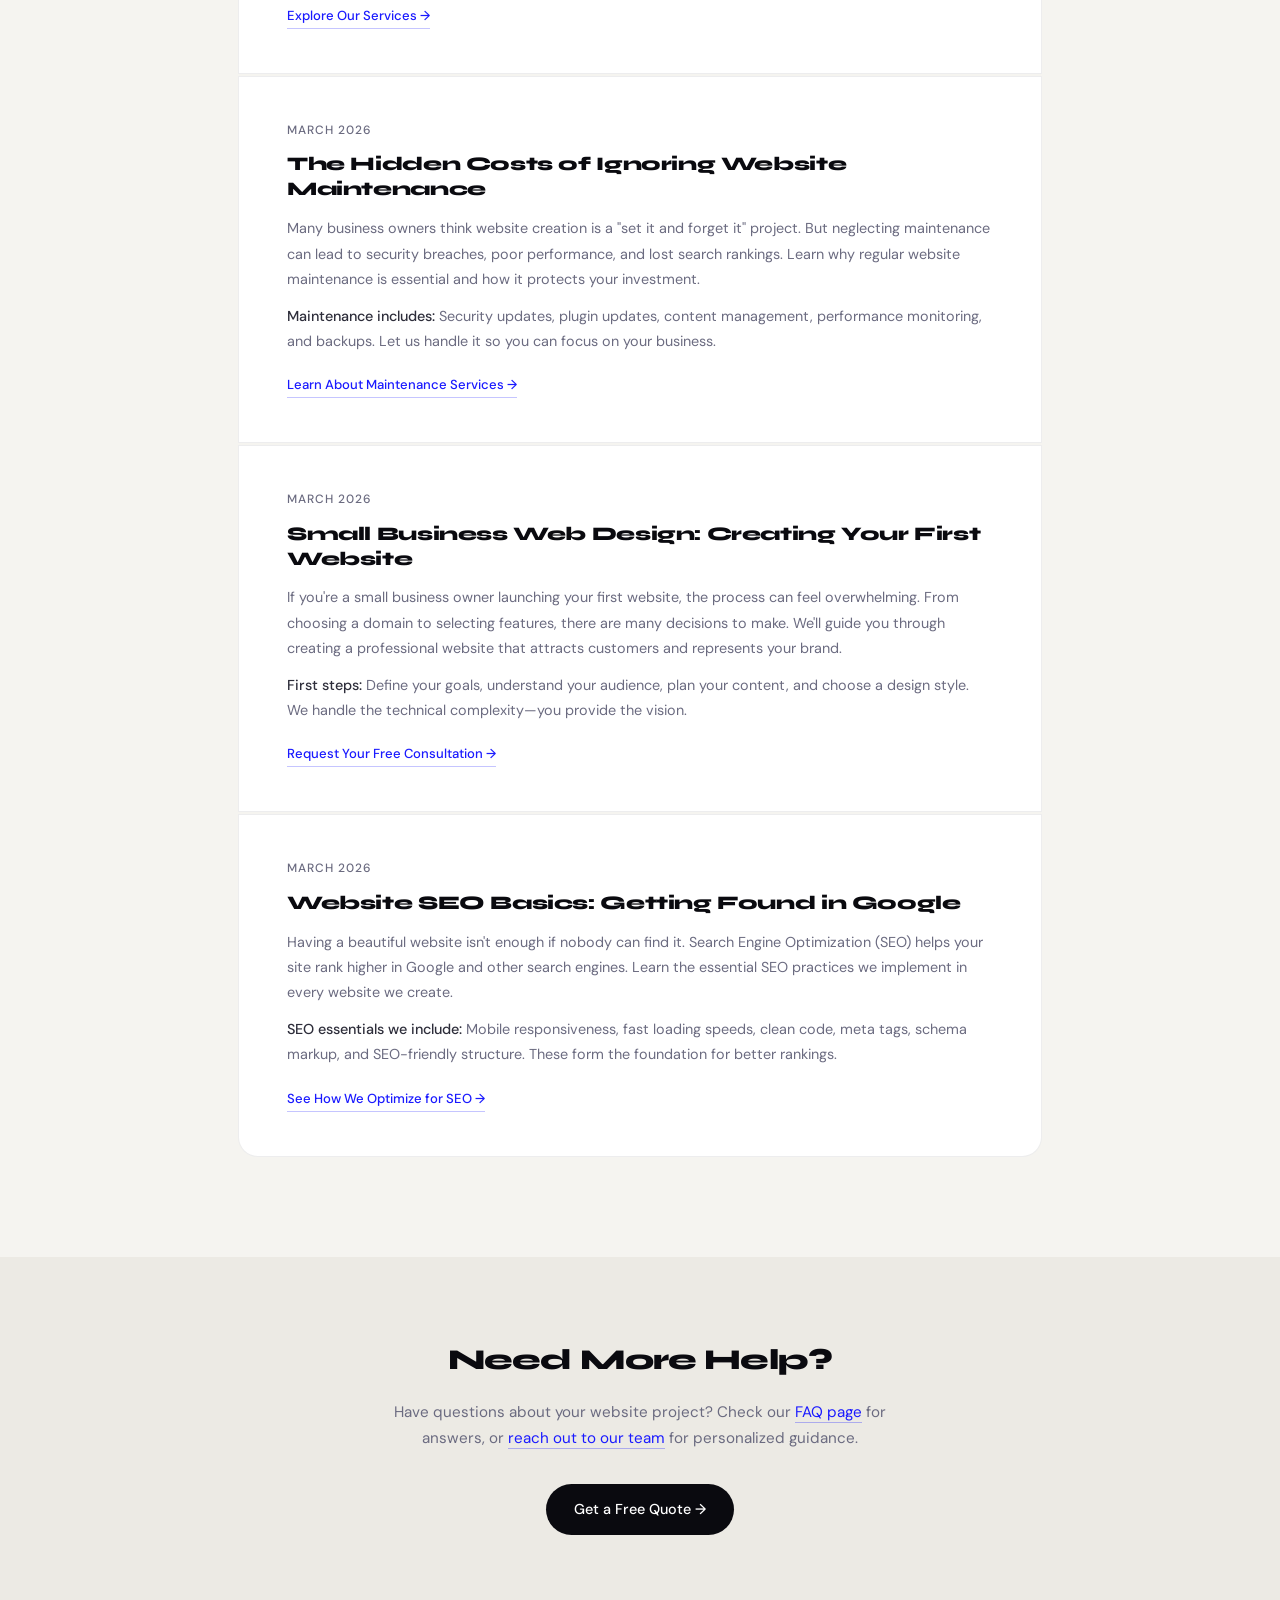
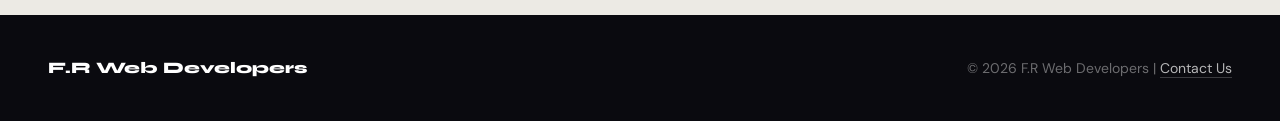
<file: blog.html>
<!DOCTYPE html>
<html lang="en">
<head>
<meta charset="UTF-8">
<title>Blog & Resources | Web Design Tips | F.R Web Developers</title>
<meta name="viewport" content="width=device-width, initial-scale=1.0">
<meta name="description" content="Read articles and resources about web design, SEO, and growing your online business. Learn best practices from F.R Web Developers.">
<meta property="og:title" content="Blog & Resources | Web Design Tips | F.R Web Developers">
<meta property="og:description" content="Articles and resources about professional website design and growing your online presence.">
<meta property="og:image" content="https://frwebbirth-sys.github.io/FR-web-developers-website/images/logo.webp">
<meta property="og:url" content="https://frwebbirth-sys.github.io/FR-web-developers-website/blog.html">
<script type="application/ld+json">{"@context":"https://schema.org","@type":"Blog","name":"F.R Web Developers Blog","description":"Articles and resources about professional website design and growing your online business.","url":"https://frwebbirth-sys.github.io/FR-web-developers-website/blog.html","publisher":{"@type":"LocalBusiness","name":"F.R Web Developers"}}</script>
<script type="application/ld+json">{"@context":"https://schema.org","@type":"LocalBusiness","name":"F.R Web Developers","description":"Professional website design and development services for small businesses.","url":"https://frwebbirth-sys.github.io/FR-web-developers-website/","logo":"https://frwebbirth-sys.github.io/FR-web-developers-website/images/logo.webp","email":"frwebbirth@gmail.com","telephone":"+27-67-291-9355","serviceType":["Website Design","Web Development","SEO Optimization"],"areaServed":"Global","contactPoint":{"@type":"ContactPoint","telephone":"+27-67-291-9355","contactType":"Customer Service","email":"frwebbirth@gmail.com"}}</script>
<script type="application/ld+json">{"@context":"https://schema.org","@type":"BreadcrumbList","itemListElement":[{"@type":"ListItem","position":1,"name":"Home","item":"https://frwebbirth-sys.github.io/FR-web-developers-website/index.html"},{"@type":"ListItem","position":2,"name":"Blog","item":"https://frwebbirth-sys.github.io/FR-web-developers-website/blog.html"}]}</script>

<link rel="preconnect" href="https://fonts.googleapis.com">
<link rel="preconnect" href="https://fonts.gstatic.com" crossorigin>
<link href="https://fonts.googleapis.com/css2?family=Syne:wght@400;600;700;800&family=DM+Sans:ital,wght@0,300;0,400;0,500;1,300&display=swap" rel="stylesheet">

<style>
  *, *::before, *::after { box-sizing: border-box; margin: 0; padding: 0; }
  :root {
    --ink: #0a0a0f; --ink-2: #2d2d3a; --ink-3: #6b6b80;
    --paper: #f5f4f0; --paper-2: #eceae4;
    --accent: #1a1aff; --white: #ffffff;
    --font-display: 'Syne', sans-serif;
    --font-body: 'DM Sans', sans-serif;
    --ease-out: cubic-bezier(0.16, 1, 0.3, 1);
  }
  html { scroll-behavior: smooth; }
  body { font-family: var(--font-body); background: var(--paper); color: var(--ink); overflow-x: hidden; line-height: 1.6; }
  a { text-decoration: none; color: inherit; }
  body::before {
    content: ''; position: fixed; inset: 0; pointer-events: none; z-index: 9999; opacity: .025;
    background-image: url("data:image/svg+xml,%3Csvg viewBox='0 0 256 256' xmlns='http://www.w3.org/2000/svg'%3E%3Cfilter id='noise'%3E%3CfeTurbulence type='fractalNoise' baseFrequency='0.9' numOctaves='4' stitchTiles='stitch'/%3E%3C/filter%3E%3Crect width='100%25' height='100%25' filter='url(%23noise)'/%3E%3C/svg%3E");
    background-size: 200px 200px;
  }

  header {
    position: fixed; top: 0; left: 0; right: 0; z-index: 200;
    display: flex; align-items: center; justify-content: space-between;
    padding: 0 48px; height: 72px;
    background: rgba(245,244,240,0.92); backdrop-filter: blur(20px);
    border-bottom: 1px solid rgba(10,10,15,0.08);
  }
  .logo { font-family: var(--font-display); font-size: 1.15rem; font-weight: 800; letter-spacing: -0.02em; display: flex; align-items: center; gap: 10px; }
  .logo-dot { width: 8px; height: 8px; background: var(--accent); border-radius: 50%; display: inline-block; flex-shrink: 0; }
  nav { display: flex; align-items: center; gap: 8px; }
  nav a { font-size: 0.875rem; font-weight: 500; color: var(--ink-2); padding: 8px 16px; border-radius: 999px; transition: background 0.2s; }
  nav a:hover { background: var(--paper-2); }
  nav .nav-cta { background: var(--ink); color: var(--white); padding: 8px 20px; }
  nav .nav-cta:hover { background: var(--accent); }

  /* ── HAMBURGER ── */
  .hamburger {
    display: none; flex-direction: column; justify-content: center; gap: 5px;
    width: 40px; height: 40px; border-radius: 8px; cursor: pointer;
    background: var(--paper-2); border: 1px solid rgba(10,10,15,0.12); padding: 8px;
    z-index: 300; flex-shrink: 0; transition: background 0.2s;
  }
  .hamburger:hover { background: var(--paper); }
  .hamburger span { display: block; height: 2px; border-radius: 2px; background: var(--ink); transition: transform 0.3s var(--ease-out), opacity 0.3s; }
  .hamburger.open span:nth-child(1) { transform: translateY(7px) rotate(45deg); }
  .hamburger.open span:nth-child(2) { opacity: 0; transform: scaleX(0); }
  .hamburger.open span:nth-child(3) { transform: translateY(-7px) rotate(-45deg); }

  .mobile-nav {
    display: none; position: fixed; top: 72px; left: 0; right: 0; z-index: 199;
    background: rgba(245,244,240,0.97); backdrop-filter: blur(20px);
    border-bottom: 1px solid rgba(10,10,15,0.08);
    padding: 12px 16px 16px; flex-direction: column; gap: 4px;
    transform: translateY(-8px); opacity: 0;
    transition: transform 0.3s var(--ease-out), opacity 0.3s var(--ease-out);
  }
  .mobile-nav.open { transform: translateY(0); opacity: 1; }
  .mobile-nav a { font-size: 0.95rem; font-weight: 500; color: var(--ink-2); padding: 12px 16px; border-radius: 10px; transition: background 0.2s, color 0.2s; display: block; }
  .mobile-nav a:hover { background: var(--paper-2); color: var(--ink); }
  .mobile-nav .nav-cta-mob { background: var(--ink); color: var(--white) !important; font-weight: 600; margin-top: 8px; text-align: center; }
  .mobile-nav .nav-cta-mob:hover { background: var(--accent); }

  .page-hero { padding: 160px 48px 100px; background: var(--ink); color: var(--white); position: relative; overflow: hidden; text-align: center; }
  .page-hero::after { content: ''; position: absolute; inset: 0; background: radial-gradient(ellipse 70% 70% at 50% 120%, rgba(26,26,255,0.25), transparent); pointer-events: none; }
  .page-hero-eyebrow { font-size: 0.72rem; font-weight: 500; letter-spacing: 0.12em; text-transform: uppercase; color: rgba(255,255,255,0.4); margin-bottom: 20px; }
  .page-hero h1 { font-family: var(--font-display); font-size: clamp(2.2rem, 4vw, 3.5rem); font-weight: 800; letter-spacing: -0.03em; line-height: 1.08; color: var(--white); margin-bottom: 20px; position: relative; z-index: 1; }
  .page-hero p { font-size: 1.05rem; color: rgba(255,255,255,0.55); max-width: 560px; margin: 0 auto; position: relative; z-index: 1; }

  .blog-section { padding: 100px 48px; max-width: 900px; margin: 0 auto; }
  .section-eyebrow { font-size: 0.72rem; font-weight: 500; letter-spacing: 0.12em; text-transform: uppercase; color: var(--ink-3); margin-bottom: 48px; }
  .blog-grid { display: flex; flex-direction: column; gap: 2px; }

  .blog-post { background: var(--white); border: 1px solid rgba(10,10,15,0.07); padding: 44px 48px; transition: border-color 0.25s, transform 0.25s; position: relative; }
  .blog-post:first-child { border-radius: 20px 20px 0 0; }
  .blog-post:last-child { border-radius: 0 0 20px 20px; }
  .blog-post::before { content: ''; position: absolute; left: 0; top: 0; bottom: 0; width: 3px; background: var(--accent); transform: scaleY(0); transform-origin: top; transition: transform 0.35s var(--ease-out); }
  .blog-post:hover { border-color: rgba(26,26,255,0.15); transform: translateX(4px); }
  .blog-post:hover::before { transform: scaleY(1); }
  .blog-date { font-size: 0.75rem; font-weight: 500; letter-spacing: 0.08em; text-transform: uppercase; color: var(--ink-3); margin-bottom: 12px; }
  .blog-post h3 { font-family: var(--font-display); font-size: 1.2rem; font-weight: 800; letter-spacing: -0.02em; color: var(--ink); margin-bottom: 14px; line-height: 1.3; }
  .blog-post p { font-size: 0.9rem; color: var(--ink-3); line-height: 1.75; margin-bottom: 12px; }
  .blog-post p strong { color: var(--ink-2); font-weight: 500; }
  .blog-link { display: inline-flex; align-items: center; gap: 6px; font-size: 0.82rem; font-weight: 500; color: var(--accent); margin-top: 8px; border-bottom: 1px solid rgba(26,26,255,0.25); padding-bottom: 2px; transition: border-color 0.2s; }
  .blog-link:hover { border-color: var(--accent); }

  .cta-band { background: var(--paper-2); padding: 80px 48px; text-align: center; }
  .cta-band h2 { font-family: var(--font-display); font-size: 1.8rem; font-weight: 800; letter-spacing: -0.03em; color: var(--ink); margin-bottom: 16px; }
  .cta-band p { font-size: 0.95rem; color: var(--ink-3); max-width: 500px; margin: 0 auto 32px; line-height: 1.75; }
  .cta-band p a { color: var(--accent); border-bottom: 1px solid rgba(26,26,255,0.3); }
  .btn-dark { display: inline-flex; align-items: center; gap: 8px; background: var(--ink); color: var(--white); padding: 14px 28px; border-radius: 999px; font-family: var(--font-body); font-size: 0.9rem; font-weight: 500; transition: all 0.25s; }
  .btn-dark:hover { background: var(--accent); transform: translateY(-2px); }

  footer { background: var(--ink); color: var(--white); padding: 40px 48px; display: flex; align-items: center; justify-content: space-between; gap: 24px; flex-wrap: wrap; }
  footer p { font-size: 0.875rem; color: rgba(255,255,255,0.4); }
  footer a { color: rgba(255,255,255,0.7); border-bottom: 1px solid rgba(255,255,255,0.2); }
  footer a:hover { color: var(--white); }
  .footer-logo { font-family: var(--font-display); font-size: 1rem; font-weight: 800; color: var(--white); }

  .reveal { opacity: 0; transform: translateY(20px); transition: opacity 0.6s var(--ease-out), transform 0.6s var(--ease-out); }
  .reveal.visible { opacity: 1; transform: none; }

  @media (max-width: 900px) {
    header { padding: 0 20px; height: 64px; }
    nav a { display: none; }
    .hamburger { display: flex; }
    .mobile-nav { display: flex; top: 64px; }
    .page-hero { padding: 110px 20px 72px; }
    .blog-section { padding: 56px 20px; }
    .blog-post { padding: 28px 20px; }
    .cta-band { padding: 56px 20px; }
    footer { padding: 28px 20px; flex-direction: column; align-items: flex-start; }
  }

  @media (max-width: 480px) {
    header { height: 56px; }
    .mobile-nav { top: 56px; }
    .page-hero { padding: 88px 16px 56px; }
    .blog-section { padding: 40px 16px; }
    .blog-post { padding: 22px 16px; }
  }
</style>
</head>
<body>

<header>
  <div class="logo"><span class="logo-dot"></span>F.R Web Developers</div>
  <nav>
    <a href="index.html">Home</a>
    <a href="services.html">Services</a>
    <a href="contact.html">Contact</a>
    <a href="quote.html" class="nav-cta">Get a Quote</a>
  </nav>
  <div class="hamburger" id="hamburger" aria-label="Toggle menu" role="button" tabindex="0">
    <span></span><span></span><span></span>
  </div>
</header>

<nav class="mobile-nav" id="mobileNav">
  <a href="index.html">Home</a>
  <a href="services.html">Services</a>
  <a href="contact.html">Contact</a>
  <a href="quote.html" class="nav-cta-mob">Get a Quote</a>
</nav>

<div class="page-hero">
  <div class="page-hero-eyebrow">Insights</div>
  <h1>Web Design Blog &amp; Resources</h1>
  <p>Expert tips, trends, and insights for building an effective online presence. Learn from our team of professional web developers.</p>
</div>

<section class="blog-section">
  <div class="section-eyebrow">Latest articles · March 2026</div>
  <div class="blog-grid">

    <article class="blog-post reveal">
      <div class="blog-date">March 2026</div>
      <h3>5 Signs Your Website Needs a Professional Redesign</h3>
      <p>Your website is often the first impression potential customers have of your business. If your site looks outdated, loads slowly, or isn't mobile-friendly, it's costing you business. Learn the 5 key signs that indicate it's time for a professional website redesign.</p>
      <p><strong>Key signs include:</strong> Outdated design, slow loading speeds, poor mobile experience, high bounce rate, and low conversion rates. If any of these sound familiar, contact us for a free consultation.</p>
      <a href="services.html" class="blog-link">Learn About Our Redesign Services →</a>
    </article>

    <article class="blog-post reveal">
      <div class="blog-date">March 2026</div>
      <h3>Why Responsive Web Design Matters in 2026</h3>
      <p>Over 60% of web traffic comes from mobile devices. If your website isn't mobile-friendly, you're losing customers. Responsive web design ensures your site looks perfect on all devices—phones, tablets, and desktops. Learn why this is critical for your business success.</p>
      <p><strong>What is responsive design?</strong> It's a design approach that automatically adjusts your website's layout, images, and content to fit any screen size. All our websites feature responsive design as standard.</p>
      <a href="services.html" class="blog-link">See Our Design Services →</a>
    </article>

    <article class="blog-post reveal">
      <div class="blog-date">March 2026</div>
      <h3>How Website Speed Affects Your SEO Rankings</h3>
      <p>Google considers page speed as a ranking factor. Slow websites rank lower in search results and lose visitors to faster competitors. A fast website improves user experience, increases conversions, and boosts your SEO performance. Discover how we optimize for speed.</p>
      <p><strong>Why speed matters:</strong> Studies show that 53% of mobile users leave websites that take longer than 3 seconds to load. We build websites optimized for maximum speed.</p>
      <a href="services.html" class="blog-link">Explore Our Services →</a>
    </article>

    <article class="blog-post reveal">
      <div class="blog-date">March 2026</div>
      <h3>The Hidden Costs of Ignoring Website Maintenance</h3>
      <p>Many business owners think website creation is a "set it and forget it" project. But neglecting maintenance can lead to security breaches, poor performance, and lost search rankings. Learn why regular website maintenance is essential and how it protects your investment.</p>
      <p><strong>Maintenance includes:</strong> Security updates, plugin updates, content management, performance monitoring, and backups. Let us handle it so you can focus on your business.</p>
      <a href="services.html" class="blog-link">Learn About Maintenance Services →</a>
    </article>

    <article class="blog-post reveal">
      <div class="blog-date">March 2026</div>
      <h3>Small Business Web Design: Creating Your First Website</h3>
      <p>If you're a small business owner launching your first website, the process can feel overwhelming. From choosing a domain to selecting features, there are many decisions to make. We'll guide you through creating a professional website that attracts customers and represents your brand.</p>
      <p><strong>First steps:</strong> Define your goals, understand your audience, plan your content, and choose a design style. We handle the technical complexity—you provide the vision.</p>
      <a href="quote.html" class="blog-link">Request Your Free Consultation →</a>
    </article>

    <article class="blog-post reveal">
      <div class="blog-date">March 2026</div>
      <h3>Website SEO Basics: Getting Found in Google</h3>
      <p>Having a beautiful website isn't enough if nobody can find it. Search Engine Optimization (SEO) helps your site rank higher in Google and other search engines. Learn the essential SEO practices we implement in every website we create.</p>
      <p><strong>SEO essentials we include:</strong> Mobile responsiveness, fast loading speeds, clean code, meta tags, schema markup, and SEO-friendly structure. These form the foundation for better rankings.</p>
      <a href="services.html" class="blog-link">See How We Optimize for SEO →</a>
    </article>

  </div>
</section>

<div class="cta-band">
  <h2>Need More Help?</h2>
  <p>Have questions about your website project? Check our <a href="faq.html">FAQ page</a> for answers, or <a href="contact.html">reach out to our team</a> for personalized guidance.</p>
  <a href="quote.html" class="btn-dark">Get a Free Quote →</a>
</div>

<footer>
  <div class="footer-logo">F.R Web Developers</div>
  <p>© 2026 F.R Web Developers | <a href="contact.html">Contact Us</a></p>
</footer>

<script>
  const hamburger = document.getElementById('hamburger');
  const mobileNav = document.getElementById('mobileNav');
  hamburger.addEventListener('click', () => {
    hamburger.classList.toggle('open');
    mobileNav.classList.toggle('open');
  });
  hamburger.addEventListener('keydown', e => { if (e.key === 'Enter' || e.key === ' ') hamburger.click(); });
  mobileNav.querySelectorAll('a').forEach(a => a.addEventListener('click', () => {
    hamburger.classList.remove('open');
    mobileNav.classList.remove('open');
  }));

  const observer = new IntersectionObserver(entries => {
    entries.forEach(e => { if (e.isIntersecting) e.target.classList.add('visible'); });
  }, { threshold: 0.08 });
  document.querySelectorAll('.reveal').forEach(el => observer.observe(el));
</script>
</body>
</html>
</file>
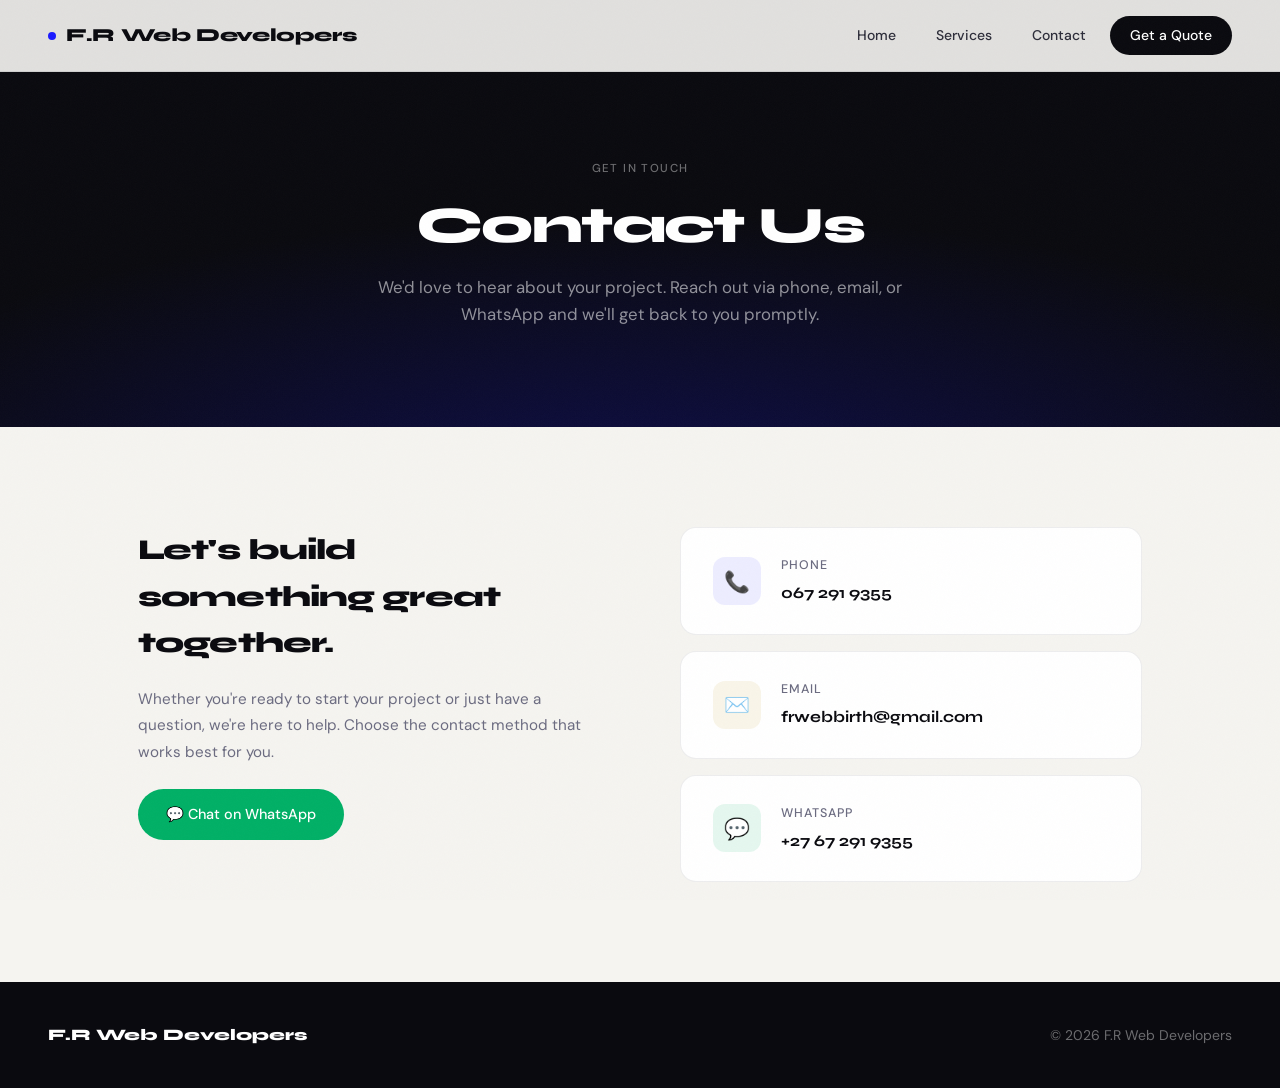
<file: contact.html>
<!DOCTYPE html>
<html lang="en">
<head>
<meta charset="UTF-8">
<title>Contact F.R Web Developers | Website Design Quotes</title>
<meta name="viewport" content="width=device-width, initial-scale=1.0">
<meta name="description" content="Contact F.R Web Developers for professional website design services. Discuss your project and get a free quote today.">
<meta property="og:title" content="Contact F.R Web Developers | Website Design Quotes">
<meta property="og:description" content="Contact F.R Web Developers for professional website design services. Discuss your project and get a free quote today.">
<meta property="og:image" content="https://frwebbirth-sys.github.io/FR-web-developers-website/images/logo.webp">
<meta property="og:url" content="https://frwebbirth-sys.github.io/FR-web-developers-website/contact.html">
<script type="application/ld+json">{"@context":"https://schema.org","@type":"LocalBusiness","name":"F.R Web Developers","description":"Professional website design and development services for small businesses.","url":"https://frwebbirth-sys.github.io/FR-web-developers-website/","logo":"https://frwebbirth-sys.github.io/FR-web-developers-website/images/logo.webp","email":"frwebbirth@gmail.com","telephone":"+27-67-291-9355","serviceType":["Website Design","Web Development","SEO Optimization"],"areaServed":"Global","contactPoint":{"@type":"ContactPoint","telephone":"+27-67-291-9355","contactType":"Customer Service","email":"frwebbirth@gmail.com"}}</script>
<script type="application/ld+json">{"@context":"https://schema.org","@type":"BreadcrumbList","itemListElement":[{"@type":"ListItem","position":1,"name":"Home","item":"https://frwebbirth-sys.github.io/FR-web-developers-website/index.html"},{"@type":"ListItem","position":2,"name":"Contact","item":"https://frwebbirth-sys.github.io/FR-web-developers-website/contact.html"}]}</script>

<link rel="preconnect" href="https://fonts.googleapis.com">
<link rel="preconnect" href="https://fonts.gstatic.com" crossorigin>
<link href="https://fonts.googleapis.com/css2?family=Syne:wght@400;600;700;800&family=DM+Sans:ital,wght@0,300;0,400;0,500;1,300&display=swap" rel="stylesheet">

<style>
  *, *::before, *::after { box-sizing: border-box; margin: 0; padding: 0; }
  :root {
    --ink: #0a0a0f; --ink-2: #2d2d3a; --ink-3: #6b6b80;
    --paper: #f5f4f0; --paper-2: #eceae4;
    --accent: #1a1aff; --green: #00b066; --white: #ffffff;
    --font-display: 'Syne', sans-serif;
    --font-body: 'DM Sans', sans-serif;
    --ease-out: cubic-bezier(0.16, 1, 0.3, 1);
  }
  html { scroll-behavior: smooth; }
  body { font-family: var(--font-body); background: var(--paper); color: var(--ink); overflow-x: hidden; line-height: 1.6; }
  a { text-decoration: none; color: inherit; }

  body::before {
    content: ''; position: fixed; inset: 0; pointer-events: none; z-index: 9999; opacity: .025;
    background-image: url("data:image/svg+xml,%3Csvg viewBox='0 0 256 256' xmlns='http://www.w3.org/2000/svg'%3E%3Cfilter id='noise'%3E%3CfeTurbulence type='fractalNoise' baseFrequency='0.9' numOctaves='4' stitchTiles='stitch'/%3E%3C/filter%3E%3Crect width='100%25' height='100%25' filter='url(%23noise)'/%3E%3C/svg%3E");
    background-size: 200px 200px;
  }

  header {
    position: fixed; top: 0; left: 0; right: 0; z-index: 200;
    display: flex; align-items: center; justify-content: space-between;
    padding: 0 48px; height: 72px;
    background: rgba(245,244,240,0.92); backdrop-filter: blur(20px);
    border-bottom: 1px solid rgba(10,10,15,0.08);
  }
  .logo { font-family: var(--font-display); font-size: 1.15rem; font-weight: 800; letter-spacing: -0.02em; display: flex; align-items: center; gap: 10px; }
  .logo-dot { width: 8px; height: 8px; background: var(--accent); border-radius: 50%; display: inline-block; flex-shrink: 0; }
  nav { display: flex; align-items: center; gap: 8px; }
  nav a { font-size: 0.875rem; font-weight: 500; color: var(--ink-2); padding: 8px 16px; border-radius: 999px; transition: background 0.2s; }
  nav a:hover { background: var(--paper-2); }
  nav .nav-cta { background: var(--ink); color: var(--white); padding: 8px 20px; }
  nav .nav-cta:hover { background: var(--accent); }

  /* ── HAMBURGER ── */
  .hamburger {
    display: none; flex-direction: column; justify-content: center; gap: 5px;
    width: 40px; height: 40px; border-radius: 8px; cursor: pointer;
    background: var(--paper-2); border: 1px solid rgba(10,10,15,0.12); padding: 8px;
    z-index: 300; flex-shrink: 0; transition: background 0.2s;
  }
  .hamburger:hover { background: var(--paper); }
  .hamburger span { display: block; height: 2px; border-radius: 2px; background: var(--ink); transition: transform 0.3s var(--ease-out), opacity 0.3s; }
  .hamburger.open span:nth-child(1) { transform: translateY(7px) rotate(45deg); }
  .hamburger.open span:nth-child(2) { opacity: 0; transform: scaleX(0); }
  .hamburger.open span:nth-child(3) { transform: translateY(-7px) rotate(-45deg); }

  .mobile-nav {
    display: none; position: fixed; top: 72px; left: 0; right: 0; z-index: 199;
    background: rgba(245,244,240,0.97); backdrop-filter: blur(20px);
    border-bottom: 1px solid rgba(10,10,15,0.08);
    padding: 12px 16px 16px; flex-direction: column; gap: 4px;
    transform: translateY(-8px); opacity: 0;
    transition: transform 0.3s var(--ease-out), opacity 0.3s var(--ease-out);
  }
  .mobile-nav.open { transform: translateY(0); opacity: 1; }
  .mobile-nav a { font-size: 0.95rem; font-weight: 500; color: var(--ink-2); padding: 12px 16px; border-radius: 10px; transition: background 0.2s, color 0.2s; display: block; }
  .mobile-nav a:hover { background: var(--paper-2); color: var(--ink); }
  .mobile-nav .nav-cta-mob { background: var(--ink); color: var(--white) !important; font-weight: 600; margin-top: 8px; text-align: center; }
  .mobile-nav .nav-cta-mob:hover { background: var(--accent); }

  .page-hero { padding: 160px 48px 100px; background: var(--ink); color: var(--white); position: relative; overflow: hidden; text-align: center; }
  .page-hero::after { content: ''; position: absolute; inset: 0; background: radial-gradient(ellipse 70% 70% at 50% 120%, rgba(26,26,255,0.25), transparent); pointer-events: none; }
  .page-hero-eyebrow { font-size: 0.72rem; font-weight: 500; letter-spacing: 0.12em; text-transform: uppercase; color: rgba(255,255,255,0.4); margin-bottom: 20px; }
  .page-hero h1 { font-family: var(--font-display); font-size: clamp(2.2rem, 4vw, 3.5rem); font-weight: 800; letter-spacing: -0.03em; line-height: 1.08; color: var(--white); margin-bottom: 20px; position: relative; z-index: 1; }
  .page-hero p { font-size: 1.05rem; color: rgba(255,255,255,0.55); max-width: 560px; margin: 0 auto; position: relative; z-index: 1; }

  .contact-section { padding: 100px 48px; display: grid; grid-template-columns: 1fr 1fr; gap: 80px; align-items: start; max-width: 1100px; margin: 0 auto; }
  .contact-intro h2 { font-family: var(--font-display); font-size: 1.8rem; font-weight: 800; letter-spacing: -0.03em; color: var(--ink); margin-bottom: 20px; }
  .contact-intro p { font-size: 0.95rem; color: var(--ink-3); line-height: 1.75; }
  .contact-methods { display: flex; flex-direction: column; gap: 16px; }
  .contact-card { background: var(--white); border: 1px solid rgba(10,10,15,0.07); border-radius: 16px; padding: 28px 32px; display: flex; align-items: center; gap: 20px; transition: border-color 0.25s, transform 0.25s, box-shadow 0.25s; }
  .contact-card:hover { border-color: rgba(26,26,255,0.2); transform: translateX(6px); box-shadow: 0 8px 32px rgba(10,10,15,0.06); }
  .contact-card-icon { width: 48px; height: 48px; border-radius: 12px; display: flex; align-items: center; justify-content: center; font-size: 1.3rem; flex-shrink: 0; }
  .icon-phone { background: rgba(26,26,255,0.08); }
  .icon-email { background: rgba(200,168,75,0.12); }
  .icon-whatsapp { background: rgba(0,176,102,0.1); }
  .contact-card-label { font-size: 0.78rem; font-weight: 500; text-transform: uppercase; letter-spacing: 0.08em; color: var(--ink-3); margin-bottom: 4px; }
  .contact-card-value { font-family: var(--font-display); font-size: 1rem; font-weight: 700; color: var(--ink); }
  .btn-whatsapp { display: inline-flex; align-items: center; gap: 8px; background: var(--green); color: var(--white); padding: 14px 28px; border-radius: 999px; font-family: var(--font-body); font-size: 0.9rem; font-weight: 500; transition: all 0.25s var(--ease-out); margin-top: 24px; }
  .btn-whatsapp:hover { background: #008f52; transform: translateY(-2px); box-shadow: 0 8px 24px rgba(0,176,102,0.3); }

  footer { background: var(--ink); color: var(--white); padding: 40px 48px; display: flex; align-items: center; justify-content: space-between; gap: 24px; flex-wrap: wrap; }
  footer p { font-size: 0.875rem; color: rgba(255,255,255,0.4); }
  footer a { color: rgba(255,255,255,0.7); border-bottom: 1px solid rgba(255,255,255,0.2); padding-bottom: 1px; }
  footer a:hover { color: var(--white); }
  .footer-logo { font-family: var(--font-display); font-size: 1rem; font-weight: 800; color: var(--white); }

  @media (max-width: 900px) {
    header { padding: 0 20px; height: 64px; }
    nav a { display: none; }
    .hamburger { display: flex; }
    .mobile-nav { display: flex; top: 64px; }
    .page-hero { padding: 110px 20px 72px; }
    .contact-section { grid-template-columns: 1fr; gap: 40px; padding: 56px 20px; }
    footer { padding: 28px 20px; flex-direction: column; align-items: flex-start; }
  }

  @media (max-width: 480px) {
    header { height: 56px; }
    .mobile-nav { top: 56px; }
    .page-hero { padding: 88px 16px 56px; }
    .contact-section { padding: 40px 16px; }
    .contact-card { padding: 20px 20px; }
  }
</style>
</head>
<body>

<header>
  <div class="logo"><span class="logo-dot"></span>F.R Web Developers</div>
  <nav>
    <a href="index.html">Home</a>
    <a href="services.html">Services</a>
    <a href="contact.html">Contact</a>
    <a href="quote.html" class="nav-cta">Get a Quote</a>
  </nav>
  <div class="hamburger" id="hamburger" aria-label="Toggle menu" role="button" tabindex="0">
    <span></span><span></span><span></span>
  </div>
</header>

<nav class="mobile-nav" id="mobileNav">
  <a href="index.html">Home</a>
  <a href="services.html">Services</a>
  <a href="contact.html">Contact</a>
  <a href="quote.html" class="nav-cta-mob">Get a Quote</a>
</nav>

<div class="page-hero">
  <div class="page-hero-eyebrow">Get in touch</div>
  <h1>Contact Us</h1>
  <p>We'd love to hear about your project. Reach out via phone, email, or WhatsApp and we'll get back to you promptly.</p>
</div>

<div class="contact-section">
  <div class="contact-intro">
    <h2>Let's build something great together.</h2>
    <p>Whether you're ready to start your project or just have a question, we're here to help. Choose the contact method that works best for you.</p>
    <a href="https://wa.me/27672919355" class="btn-whatsapp" target="_blank">
      💬 Chat on WhatsApp
    </a>
  </div>

  <div class="contact-methods">
    <a href="tel:+27672919355" class="contact-card">
      <div class="contact-card-icon icon-phone">📞</div>
      <div>
        <div class="contact-card-label">Phone</div>
        <div class="contact-card-value">067 291 9355</div>
      </div>
    </a>
    <a href="https://mail.google.com/mail/?view=cm&fs=1&to=frwebbirth@gmail.com" target="_blank" class="contact-card">
      <div class="contact-card-icon icon-email">✉️</div>
      <div>
        <div class="contact-card-label">Email</div>
        <div class="contact-card-value">frwebbirth@gmail.com</div>
      </div>
    </a>
    <a href="https://wa.me/27672919355" target="_blank" class="contact-card">
      <div class="contact-card-icon icon-whatsapp">💬</div>
      <div>
        <div class="contact-card-label">WhatsApp</div>
        <div class="contact-card-value">+27 67 291 9355</div>
      </div>
    </a>
  </div>
</div>

<footer>
  <div class="footer-logo">F.R Web Developers</div>
  <p>© 2026 F.R Web Developers</p>
</footer>

<script>
  const hamburger = document.getElementById('hamburger');
  const mobileNav = document.getElementById('mobileNav');
  hamburger.addEventListener('click', () => {
    hamburger.classList.toggle('open');
    mobileNav.classList.toggle('open');
  });
  hamburger.addEventListener('keydown', e => { if (e.key === 'Enter' || e.key === ' ') hamburger.click(); });
  mobileNav.querySelectorAll('a').forEach(a => a.addEventListener('click', () => {
    hamburger.classList.remove('open');
    mobileNav.classList.remove('open');
  }));
</script>
</body>
</html>
</file>
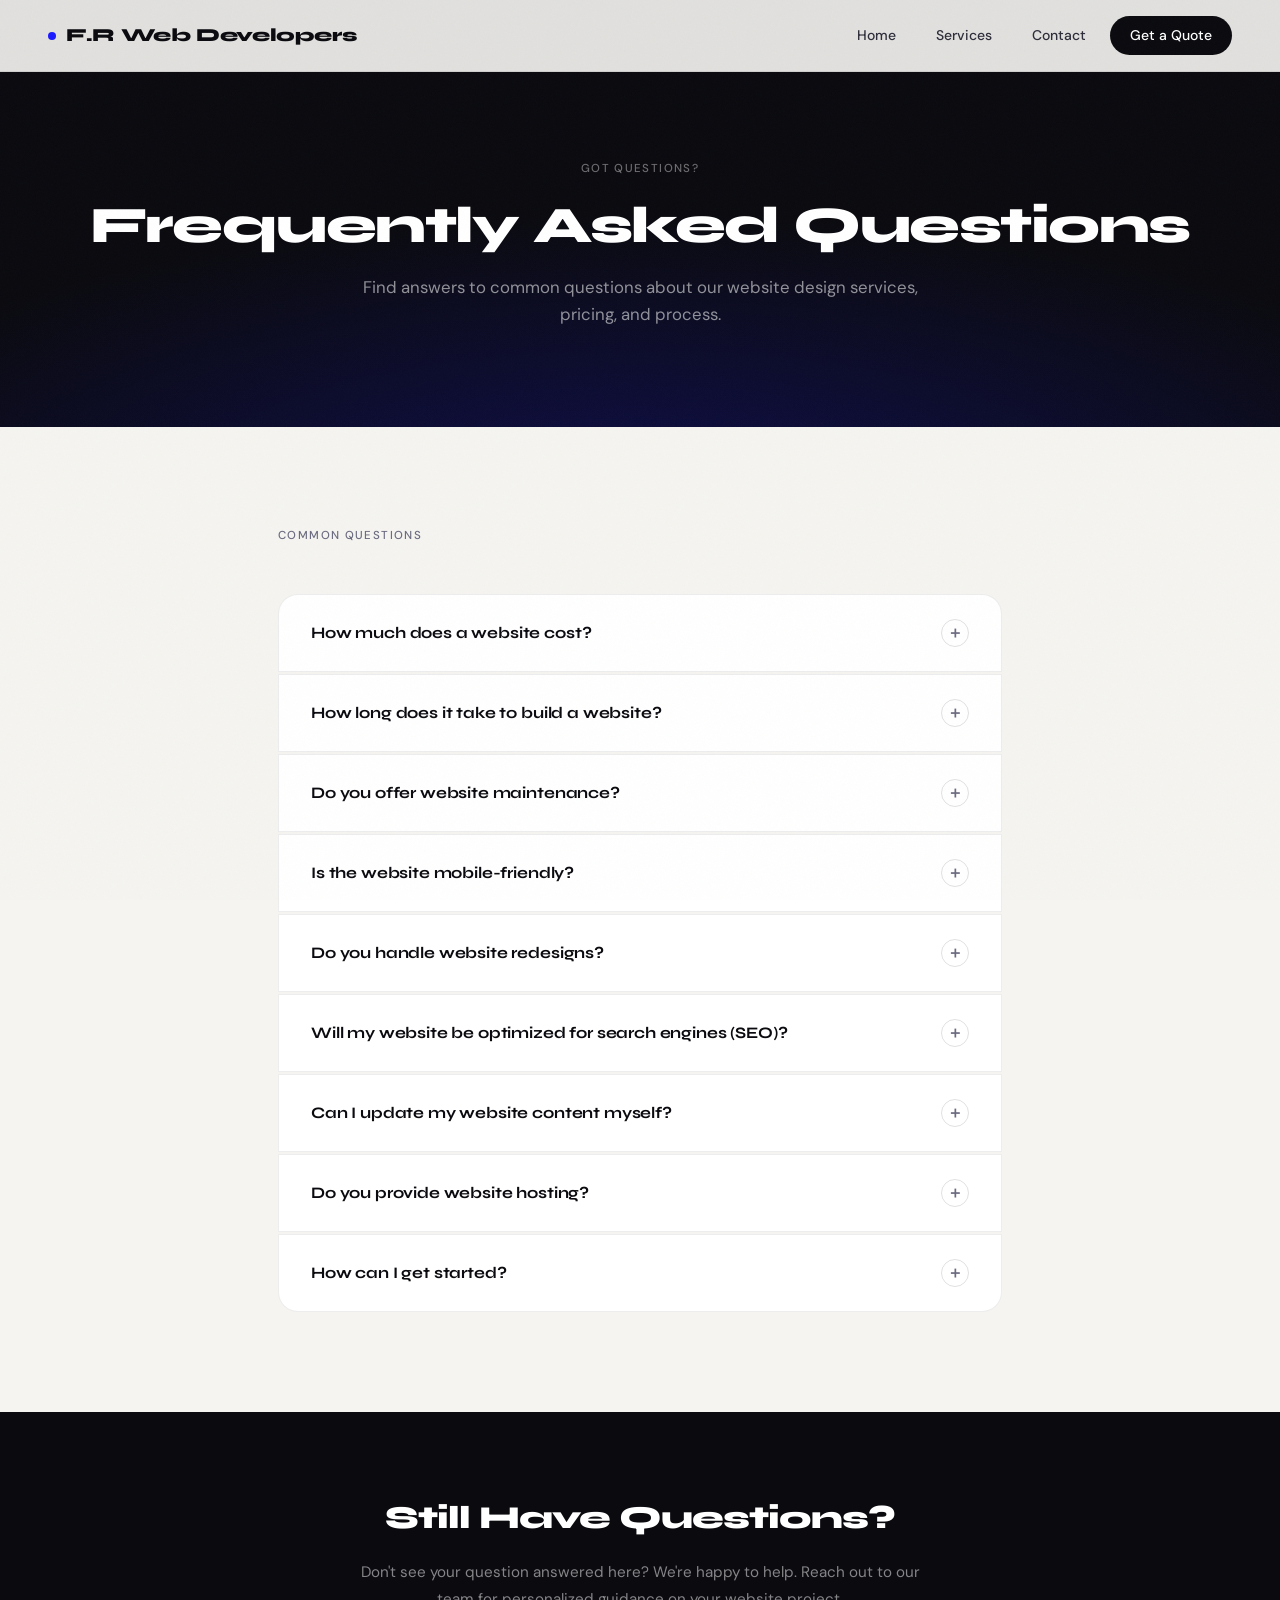
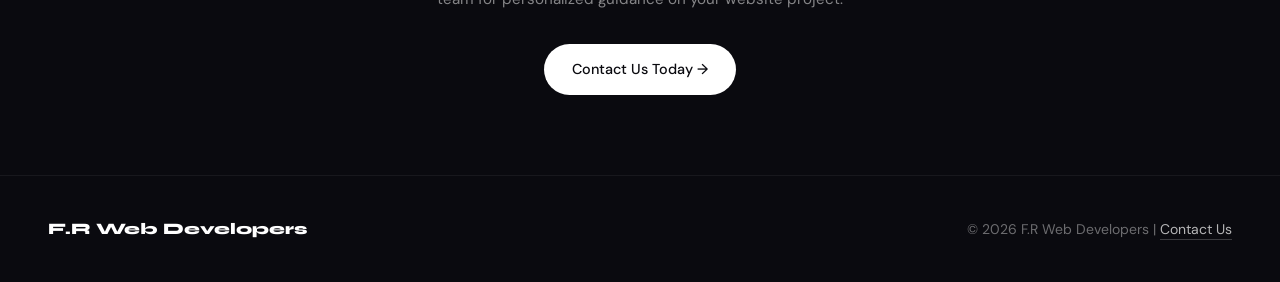
<file: faq.html>
<!DOCTYPE html>
<html lang="en">
<head>
<meta charset="UTF-8">
<title>FAQ - Website Design Questions | F.R Web Developers</title>
<meta name="viewport" content="width=device-width, initial-scale=1.0">
<meta name="description" content="Get answers to common questions about website design, costs, timeline, and our services. Learn more about F.R Web Developers' website design process.">
<meta property="og:title" content="FAQ - Website Design Questions | F.R Web Developers">
<meta property="og:description" content="Get answers to common questions about website design, costs, timeline, and our services.">
<meta property="og:image" content="https://frwebbirth-sys.github.io/FR-web-developers-website/images/logo.webp">
<meta property="og:url" content="https://frwebbirth-sys.github.io/FR-web-developers-website/faq.html">
<script type="application/ld+json">{"@context":"https://schema.org","@type":"FAQPage","mainEntity":[{"@type":"Question","name":"How much does a website cost?","acceptedAnswer":{"@type":"Answer","text":"Website costs vary depending on complexity, features, and customization. Basic informational websites start at affordable rates for small businesses, while more complex e-commerce or feature-rich sites cost more. We provide custom quotes based on your specific needs. Contact us for a free consultation."}},{"@type":"Question","name":"How long does it take to build a website?","acceptedAnswer":{"@type":"Answer","text":"Timeline depends on project scope and complexity. A typical small business website takes 2-6 weeks from start to launch. This includes design, development, content optimization, and testing. We'll provide a specific timeline with your project quote."}},{"@type":"Question","name":"Do you offer website maintenance?","acceptedAnswer":{"@type":"Answer","text":"Yes! We offer comprehensive website maintenance services including security updates, content management, plugin updates, and technical support. Regular maintenance keeps your site secure, fast, and ranking well in search engines."}},{"@type":"Question","name":"Is the website mobile-friendly?","acceptedAnswer":{"@type":"Answer","text":"Absolutely. All websites we design are fully responsive and mobile-optimized. Your site will look perfect on smartphones, tablets, and desktops. This is essential since over 60% of web traffic comes from mobile devices."}},{"@type":"Question","name":"Do you handle website redesigns?","acceptedAnswer":{"@type":"Answer","text":"Yes! If your website looks outdated or isn't performing well, we offer professional redesign services. We'll modernize your design, improve functionality, enhance performance, and optimize for better conversion rates."}},{"@type":"Question","name":"Will my website be optimized for search engines (SEO)?","acceptedAnswer":{"@type":"Answer","text":"Yes. All our websites are built with SEO best practices including fast loading speeds, mobile responsiveness, clean code structure, meta tags, and schema markup. This gives your site a strong foundation for ranking well in Google and other search engines."}},{"@type":"Question","name":"Can I update my website content myself?","acceptedAnswer":{"@type":"Answer","text":"Yes! We can build your site with a content management system (CMS) that lets you easily update text, images, and content without technical knowledge. Alternatively, we can handle all updates for you as part of our maintenance service."}},{"@type":"Question","name":"Do you provide website hosting?","acceptedAnswer":{"@type":"Answer","text":"We focus on design and development. For hosting, we recommend reliable providers, or we can help you set up hosting with a partner. We ensure your site is compatible with all major hosting platforms."}},{"@type":"Question","name":"How can I get started?","acceptedAnswer":{"@type":"Answer","text":"Simply reach out to us via our contact page or request a free quote. We'll discuss your project needs, answer any questions, and provide a customized proposal. There's no obligation—we're here to help!"}}]}</script>
<script type="application/ld+json">{"@context":"https://schema.org","@type":"LocalBusiness","name":"F.R Web Developers","description":"Professional website design and development services for small businesses.","url":"https://frwebbirth-sys.github.io/FR-web-developers-website/","logo":"https://frwebbirth-sys.github.io/FR-web-developers-website/images/logo.webp","email":"frwebbirth@gmail.com","telephone":"+27-67-291-9355","serviceType":["Website Design","Web Development","SEO Optimization"],"areaServed":"Global","contactPoint":{"@type":"ContactPoint","telephone":"+27-67-291-9355","contactType":"Customer Service","email":"frwebbirth@gmail.com"}}</script>
<script type="application/ld+json">{"@context":"https://schema.org","@type":"BreadcrumbList","itemListElement":[{"@type":"ListItem","position":1,"name":"Home","item":"https://frwebbirth-sys.github.io/FR-web-developers-website/index.html"},{"@type":"ListItem","position":2,"name":"FAQ","item":"https://frwebbirth-sys.github.io/FR-web-developers-website/faq.html"}]}</script>

<link rel="preconnect" href="https://fonts.googleapis.com">
<link rel="preconnect" href="https://fonts.gstatic.com" crossorigin>
<link href="https://fonts.googleapis.com/css2?family=Syne:wght@400;600;700;800&family=DM+Sans:ital,wght@0,300;0,400;0,500;1,300&display=swap" rel="stylesheet">

<style>
  *, *::before, *::after { box-sizing: border-box; margin: 0; padding: 0; }
  :root {
    --ink: #0a0a0f; --ink-2: #2d2d3a; --ink-3: #6b6b80;
    --paper: #f5f4f0; --paper-2: #eceae4;
    --accent: #1a1aff; --white: #ffffff;
    --font-display: 'Syne', sans-serif;
    --font-body: 'DM Sans', sans-serif;
    --ease-out: cubic-bezier(0.16, 1, 0.3, 1);
  }
  html { scroll-behavior: smooth; }
  body { font-family: var(--font-body); background: var(--paper); color: var(--ink); overflow-x: hidden; line-height: 1.6; }
  a { text-decoration: none; color: inherit; }

  body::before {
    content: ''; position: fixed; inset: 0; pointer-events: none; z-index: 9999; opacity: .025;
    background-image: url("data:image/svg+xml,%3Csvg viewBox='0 0 256 256' xmlns='http://www.w3.org/2000/svg'%3E%3Cfilter id='noise'%3E%3CfeTurbulence type='fractalNoise' baseFrequency='0.9' numOctaves='4' stitchTiles='stitch'/%3E%3C/filter%3E%3Crect width='100%25' height='100%25' filter='url(%23noise)'/%3E%3C/svg%3E");
    background-size: 200px 200px;
  }

  header {
    position: fixed; top: 0; left: 0; right: 0; z-index: 200;
    display: flex; align-items: center; justify-content: space-between;
    padding: 0 48px; height: 72px;
    background: rgba(245,244,240,0.92); backdrop-filter: blur(20px);
    border-bottom: 1px solid rgba(10,10,15,0.08);
  }
  .logo { font-family: var(--font-display); font-size: 1.15rem; font-weight: 800; letter-spacing: -0.02em; display: flex; align-items: center; gap: 10px; }
  .logo-dot { width: 8px; height: 8px; background: var(--accent); border-radius: 50%; display: inline-block; flex-shrink: 0; }
  nav { display: flex; align-items: center; gap: 8px; }
  nav a { font-size: 0.875rem; font-weight: 500; color: var(--ink-2); padding: 8px 16px; border-radius: 999px; transition: background 0.2s; }
  nav a:hover { background: var(--paper-2); }
  nav .nav-cta { background: var(--ink); color: var(--white); padding: 8px 20px; }
  nav .nav-cta:hover { background: var(--accent); }

  /* ── HAMBURGER ── */
  .hamburger {
    display: none; flex-direction: column; justify-content: center; gap: 5px;
    width: 40px; height: 40px; border-radius: 8px; cursor: pointer;
    background: var(--paper-2); border: 1px solid rgba(10,10,15,0.12); padding: 8px;
    z-index: 300; flex-shrink: 0; transition: background 0.2s;
  }
  .hamburger:hover { background: var(--paper); }
  .hamburger span { display: block; height: 2px; border-radius: 2px; background: var(--ink); transition: transform 0.3s var(--ease-out), opacity 0.3s; }
  .hamburger.open span:nth-child(1) { transform: translateY(7px) rotate(45deg); }
  .hamburger.open span:nth-child(2) { opacity: 0; transform: scaleX(0); }
  .hamburger.open span:nth-child(3) { transform: translateY(-7px) rotate(-45deg); }

  .mobile-nav {
    display: none; position: fixed; top: 72px; left: 0; right: 0; z-index: 199;
    background: rgba(245,244,240,0.97); backdrop-filter: blur(20px);
    border-bottom: 1px solid rgba(10,10,15,0.08);
    padding: 12px 16px 16px; flex-direction: column; gap: 4px;
    transform: translateY(-8px); opacity: 0;
    transition: transform 0.3s var(--ease-out), opacity 0.3s var(--ease-out);
  }
  .mobile-nav.open { transform: translateY(0); opacity: 1; }
  .mobile-nav a { font-size: 0.95rem; font-weight: 500; color: var(--ink-2); padding: 12px 16px; border-radius: 10px; transition: background 0.2s, color 0.2s; display: block; }
  .mobile-nav a:hover { background: var(--paper-2); color: var(--ink); }
  .mobile-nav .nav-cta-mob { background: var(--ink); color: var(--white) !important; font-weight: 600; margin-top: 8px; text-align: center; }
  .mobile-nav .nav-cta-mob:hover { background: var(--accent); }

  /* PAGE HERO */
  .page-hero { padding: 160px 48px 100px; background: var(--ink); color: var(--white); position: relative; overflow: hidden; text-align: center; }
  .page-hero::after { content: ''; position: absolute; inset: 0; background: radial-gradient(ellipse 70% 70% at 50% 120%, rgba(26,26,255,0.25), transparent); pointer-events: none; }
  .page-hero-eyebrow { font-size: 0.72rem; font-weight: 500; letter-spacing: 0.12em; text-transform: uppercase; color: rgba(255,255,255,0.4); margin-bottom: 20px; }
  .page-hero h1 { font-family: var(--font-display); font-size: clamp(2.2rem, 4vw, 3.5rem); font-weight: 800; letter-spacing: -0.03em; line-height: 1.08; color: var(--white); margin-bottom: 20px; position: relative; z-index: 1; }
  .page-hero p { font-size: 1.05rem; color: rgba(255,255,255,0.55); max-width: 560px; margin: 0 auto; position: relative; z-index: 1; }

  /* FAQ */
  .faq-section { padding: 100px 48px; max-width: 820px; margin: 0 auto; }
  .section-eyebrow { font-size: 0.72rem; font-weight: 500; letter-spacing: 0.12em; text-transform: uppercase; color: var(--ink-3); margin-bottom: 48px; }

  .faq-list { display: flex; flex-direction: column; gap: 2px; }

  .faq-item {
    background: var(--white); border: 1px solid rgba(10,10,15,0.07);
    overflow: hidden; transition: border-color 0.2s;
  }
  .faq-item:first-child { border-radius: 20px 20px 0 0; }
  .faq-item:last-child  { border-radius: 0 0 20px 20px; }
  .faq-item:only-child  { border-radius: 20px; }
  .faq-item:hover { border-color: rgba(26,26,255,0.15); }

  .faq-q {
    width: 100%; display: flex; align-items: center; justify-content: space-between; gap: 16px;
    padding: 24px 32px; background: none; border: none; cursor: pointer; text-align: left;
    font-family: var(--font-display); font-size: 1rem; font-weight: 700; color: var(--ink);
    letter-spacing: -0.01em; transition: color 0.2s;
  }
  .faq-q:hover { color: var(--accent); }
  .faq-icon {
    width: 28px; height: 28px; border-radius: 50%; border: 1.5px solid rgba(10,10,15,0.12);
    display: flex; align-items: center; justify-content: center; flex-shrink: 0;
    font-size: 1rem; color: var(--ink-3); transition: transform 0.3s var(--ease-out), background 0.2s, border-color 0.2s, color 0.2s;
    line-height: 1;
  }
  .faq-item.open .faq-icon { transform: rotate(45deg); background: var(--accent); border-color: var(--accent); color: var(--white); }

  .faq-a {
    display: none; padding: 0 32px 24px;
    font-size: 0.9rem; color: var(--ink-3); line-height: 1.8;
  }
  .faq-a a { color: var(--accent); border-bottom: 1px solid rgba(26,26,255,0.3); }
  .faq-a a:hover { border-color: var(--accent); }

  /* CTA BAND */
  .cta-band { background: var(--ink); padding: 80px 48px; text-align: center; }
  .cta-band h2 { font-family: var(--font-display); font-size: clamp(1.6rem, 2.5vw, 2rem); font-weight: 800; letter-spacing: -0.03em; color: var(--white); margin-bottom: 16px; }
  .cta-band p { font-size: 0.95rem; color: rgba(255,255,255,0.5); max-width: 560px; margin: 0 auto 32px; line-height: 1.75; }
  .btn { display: inline-flex; align-items: center; gap: 8px; padding: 14px 28px; font-family: var(--font-body); font-size: 0.9rem; font-weight: 500; border-radius: 999px; transition: all 0.25s var(--ease-out); cursor: pointer; border: none; text-decoration: none; }
  .btn-white { background: var(--white); color: var(--ink); }
  .btn-white:hover { background: var(--accent); color: var(--white); transform: translateY(-2px); }

  footer { background: var(--ink); color: var(--white); padding: 40px 48px; display: flex; align-items: center; justify-content: space-between; gap: 24px; flex-wrap: wrap; border-top: 1px solid rgba(255,255,255,0.06); }
  footer p { font-size: 0.875rem; color: rgba(255,255,255,0.4); }
  footer a { color: rgba(255,255,255,0.7); border-bottom: 1px solid rgba(255,255,255,0.2); padding-bottom: 1px; transition: color 0.2s; }
  footer a:hover { color: var(--white); }
  .footer-logo { font-family: var(--font-display); font-size: 1rem; font-weight: 800; color: var(--white); }

  .reveal { opacity: 0; transform: translateY(20px); transition: opacity 0.6s var(--ease-out), transform 0.6s var(--ease-out); }
  .reveal.visible { opacity: 1; transform: none; }

  @media (max-width: 900px) {
    header { padding: 0 20px; height: 64px; }
    nav a { display: none; }
    .hamburger { display: flex; }
    .mobile-nav { display: flex; top: 64px; }
    .page-hero { padding: 110px 20px 72px; }
    .faq-section { padding: 56px 20px; }
    .faq-q { padding: 20px 20px; font-size: 0.95rem; }
    .faq-a { padding: 0 20px 20px; }
    .cta-band { padding: 56px 20px; }
    footer { padding: 28px 20px; flex-direction: column; align-items: flex-start; }
  }

  @media (max-width: 480px) {
    header { height: 56px; }
    .mobile-nav { top: 56px; }
    .page-hero { padding: 88px 16px 56px; }
    .faq-section { padding: 40px 16px; }
    .faq-q { padding: 16px 16px; font-size: 0.9rem; }
    .faq-a { padding: 0 16px 16px; }
  }
</style>
</head>
<body>

<header>
  <div class="logo"><span class="logo-dot"></span>F.R Web Developers</div>
  <nav>
    <a href="index.html">Home</a>
    <a href="services.html">Services</a>
    <a href="contact.html">Contact</a>
    <a href="quote.html" class="nav-cta">Get a Quote</a>
  </nav>
  <div class="hamburger" id="hamburger" aria-label="Toggle menu" role="button" tabindex="0">
    <span></span><span></span><span></span>
  </div>
</header>

<nav class="mobile-nav" id="mobileNav">
  <a href="index.html">Home</a>
  <a href="services.html">Services</a>
  <a href="contact.html">Contact</a>
  <a href="quote.html" class="nav-cta-mob">Get a Quote</a>
</nav>

<div class="page-hero">
  <div class="page-hero-eyebrow">Got questions?</div>
  <h1>Frequently Asked Questions</h1>
  <p>Find answers to common questions about our website design services, pricing, and process.</p>
</div>

<section class="faq-section">
  <div class="section-eyebrow">Common questions</div>
  <div class="faq-list">

    <div class="faq-item reveal">
      <button class="faq-q">How much does a website cost? <span class="faq-icon">＋</span></button>
      <div class="faq-a">Website costs vary depending on complexity, features, and customization. Basic informational websites start at affordable rates for small businesses, while more complex e-commerce or feature-rich sites cost more. We provide custom quotes based on your specific needs. <a href="quote.html">Contact us for a free consultation</a>.</div>
    </div>

    <div class="faq-item reveal">
      <button class="faq-q">How long does it take to build a website? <span class="faq-icon">＋</span></button>
      <div class="faq-a">Timeline depends on project scope and complexity. A typical small business website takes 2–6 weeks from start to launch. This includes design, development, content optimization, and testing. We'll provide a specific timeline with your project quote.</div>
    </div>

    <div class="faq-item reveal">
      <button class="faq-q">Do you offer website maintenance? <span class="faq-icon">＋</span></button>
      <div class="faq-a">Yes! We offer comprehensive <a href="services.html">website maintenance services</a> including security updates, content management, plugin updates, and technical support. Regular maintenance keeps your site secure, fast, and ranking well in search engines.</div>
    </div>

    <div class="faq-item reveal">
      <button class="faq-q">Is the website mobile-friendly? <span class="faq-icon">＋</span></button>
      <div class="faq-a">Absolutely. All websites we design are fully responsive and mobile-optimized. Your site will look perfect on smartphones, tablets, and desktops. This is essential since over 60% of web traffic comes from mobile devices.</div>
    </div>

    <div class="faq-item reveal">
      <button class="faq-q">Do you handle website redesigns? <span class="faq-icon">＋</span></button>
      <div class="faq-a">Yes! If your website looks outdated or isn't performing well, we offer professional <a href="services.html">redesign services</a>. We'll modernize your design, improve functionality, enhance performance, and optimize for better conversion rates.</div>
    </div>

    <div class="faq-item reveal">
      <button class="faq-q">Will my website be optimized for search engines (SEO)? <span class="faq-icon">＋</span></button>
      <div class="faq-a">Yes. All our websites are built with SEO best practices including fast loading speeds, mobile responsiveness, clean code structure, meta tags, and schema markup. This gives your site a strong foundation for ranking well in Google and other search engines.</div>
    </div>

    <div class="faq-item reveal">
      <button class="faq-q">Can I update my website content myself? <span class="faq-icon">＋</span></button>
      <div class="faq-a">Yes! We can build your site with a content management system (CMS) that lets you easily update text, images, and content without technical knowledge. Alternatively, we can handle all updates for you as part of our maintenance service.</div>
    </div>

    <div class="faq-item reveal">
      <button class="faq-q">Do you provide website hosting? <span class="faq-icon">＋</span></button>
      <div class="faq-a">We focus on design and development. For hosting, we recommend reliable providers, or we can help you set up hosting with a partner. We ensure your site is compatible with all major hosting platforms.</div>
    </div>

    <div class="faq-item reveal">
      <button class="faq-q">How can I get started? <span class="faq-icon">＋</span></button>
      <div class="faq-a">Simply reach out to us via our <a href="contact.html">contact page</a> or <a href="quote.html">request a free quote</a>. We'll discuss your project needs, answer any questions, and provide a customized proposal. There's no obligation—we're here to help!</div>
    </div>

  </div>
</section>

<div class="cta-band">
  <h2>Still Have Questions?</h2>
  <p>Don't see your question answered here? We're happy to help. Reach out to our team for personalized guidance on your website project.</p>
  <a href="contact.html" class="btn btn-white">Contact Us Today →</a>
</div>

<footer>
  <div class="footer-logo">F.R Web Developers</div>
  <p>© 2026 F.R Web Developers | <a href="contact.html">Contact Us</a></p>
</footer>

<script>
  // Hamburger
  const hamburger = document.getElementById('hamburger');
  const mobileNav = document.getElementById('mobileNav');
  hamburger.addEventListener('click', () => {
    hamburger.classList.toggle('open');
    mobileNav.classList.toggle('open');
  });
  hamburger.addEventListener('keydown', e => { if (e.key === 'Enter' || e.key === ' ') hamburger.click(); });
  mobileNav.querySelectorAll('a').forEach(a => a.addEventListener('click', () => {
    hamburger.classList.remove('open');
    mobileNav.classList.remove('open');
  }));

  // FAQ accordion
  document.querySelectorAll('.faq-q').forEach(btn => {
    btn.addEventListener('click', function() {
      const item = this.closest('.faq-item');
      const answer = this.nextElementSibling;
      const isOpen = item.classList.contains('open');
      // Close all
      document.querySelectorAll('.faq-item').forEach(i => {
        i.classList.remove('open');
        i.querySelector('.faq-a').style.display = 'none';
      });
      // Toggle clicked
      if (!isOpen) {
        item.classList.add('open');
        answer.style.display = 'block';
      }
    });
  });

  // Reveal
  const observer = new IntersectionObserver(entries => {
    entries.forEach(e => { if (e.isIntersecting) e.target.classList.add('visible'); });
  }, { threshold: 0.08 });
  document.querySelectorAll('.reveal').forEach(el => observer.observe(el));
</script>
</body>
</html>
</file>
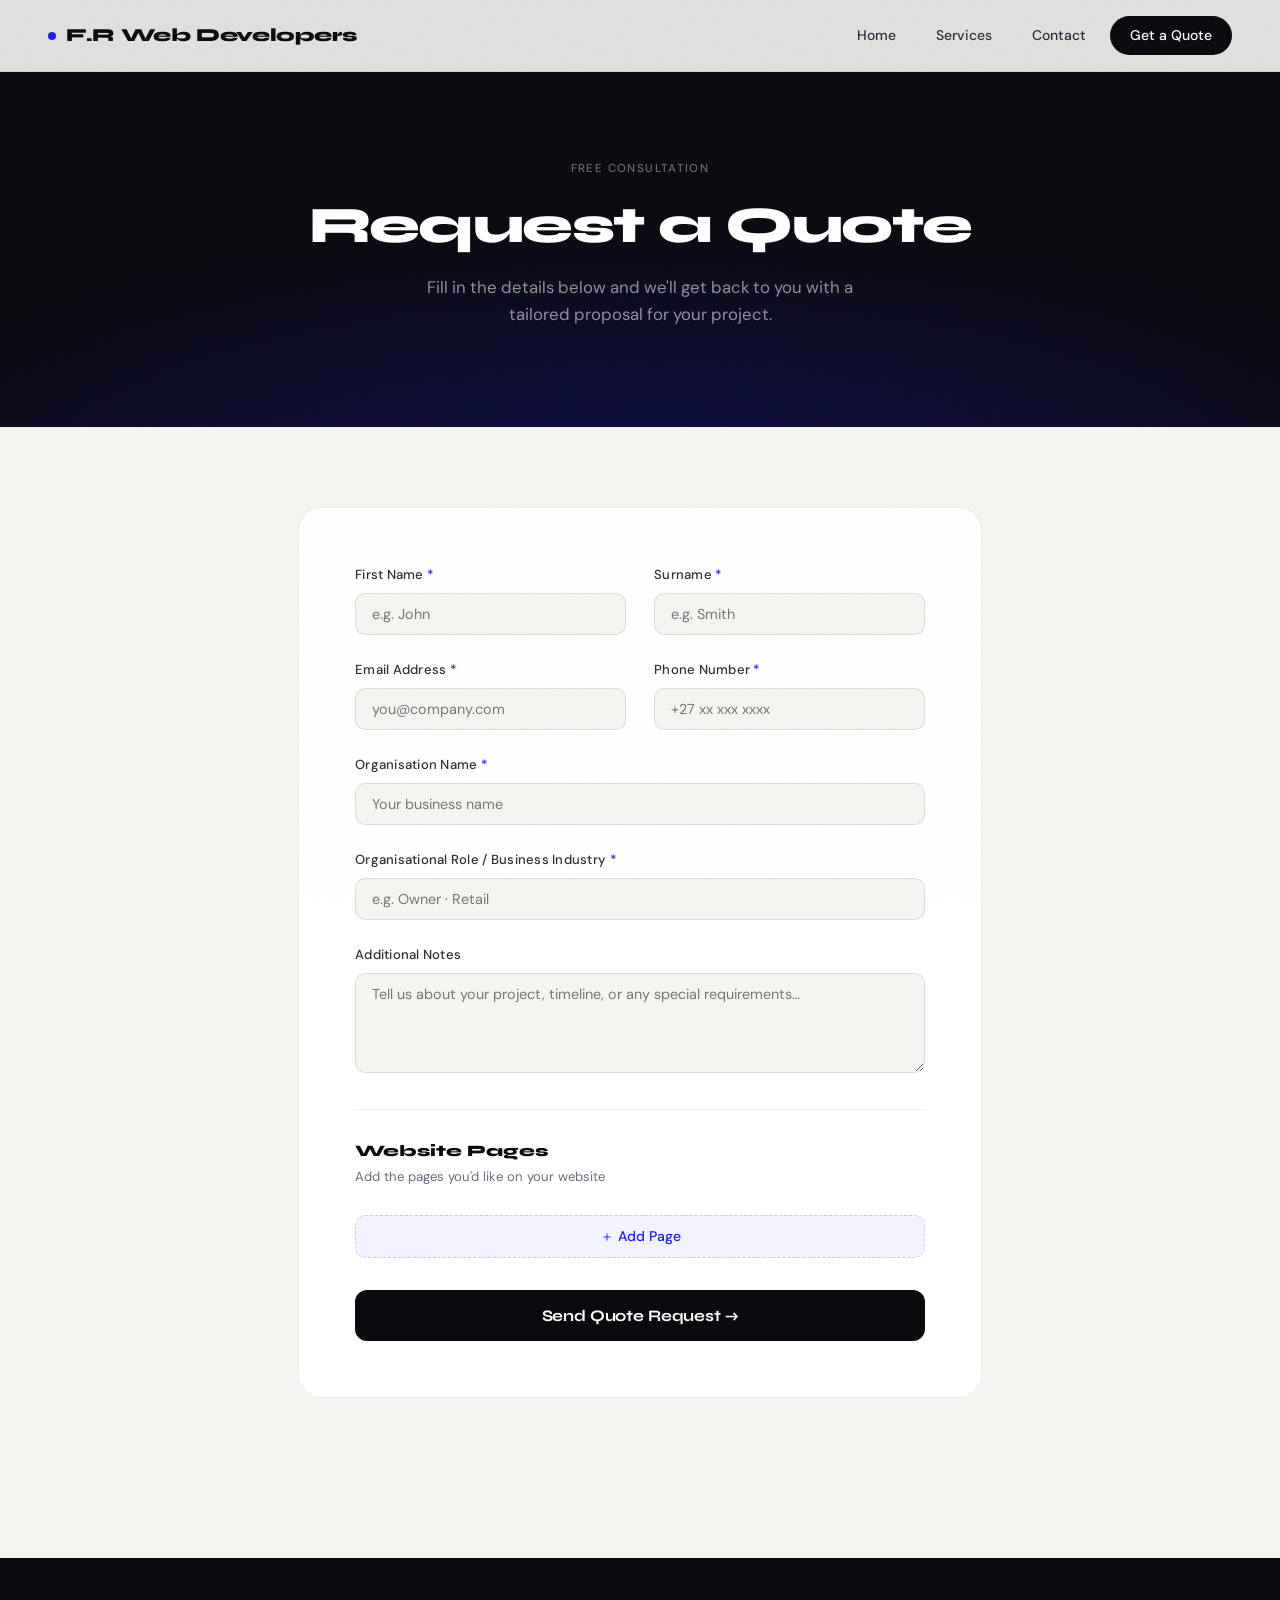
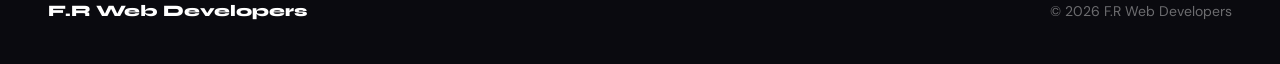
<file: quote.html>
<!DOCTYPE html>
<html lang="en">
<head>
<meta charset="UTF-8">
<title>Free Website Design Quote | F.R Web Developers</title>
<meta name="viewport" content="width=device-width, initial-scale=1.0">
<meta name="description" content="Get a free website design quote from F.R Web Developers. Expert web development services for your business needs.">
<meta property="og:title" content="Free Website Design Quote | F.R Web Developers">
<meta property="og:description" content="Get a free website design quote from F.R Web Developers. Expert web development services for your business needs.">
<meta property="og:image" content="https://frwebbirth-sys.github.io/FR-web-developers-website/images/logo.webp">
<meta property="og:url" content="https://frwebbirth-sys.github.io/FR-web-developers-website/quote.html">
<script type="application/ld+json">
{
  "@context": "https://schema.org",
  "@type": "LocalBusiness",
  "name": "F.R Web Developers",
  "description": "Professional website design and development services for small businesses.",
  "url": "https://frwebbirth-sys.github.io/FR-web-developers-website/",
  "logo": "https://frwebbirth-sys.github.io/FR-web-developers-website/images/logo.webp",
  "email": "frwebbirth@gmail.com",
  "telephone": "+27-67-291-9355",
  "serviceType": ["Website Design", "Web Development", "SEO Optimization"],
  "areaServed": "Global",
  "contactPoint": { "@type": "ContactPoint", "telephone": "+27-67-291-9355", "contactType": "Customer Service", "email": "frwebbirth@gmail.com" }
}
</script>
<script type="application/ld+json">
{
  "@context": "https://schema.org",
  "@type": "BreadcrumbList",
  "itemListElement": [
    {"@type":"ListItem","position":1,"name":"Home","item":"https://frwebbirth-sys.github.io/FR-web-developers-website/index.html"},
    {"@type":"ListItem","position":2,"name":"Get a Quote","item":"https://frwebbirth-sys.github.io/FR-web-developers-website/quote.html"}
  ]
}
</script>

<link rel="preconnect" href="https://fonts.googleapis.com">
<link rel="preconnect" href="https://fonts.gstatic.com" crossorigin>
<link href="https://fonts.googleapis.com/css2?family=Syne:wght@400;600;700;800&family=DM+Sans:ital,wght@0,300;0,400;0,500;1,300&display=swap" rel="stylesheet">

<style>
  *, *::before, *::after { box-sizing: border-box; margin: 0; padding: 0; }
  :root {
    --ink: #0a0a0f; --ink-2: #2d2d3a; --ink-3: #6b6b80;
    --paper: #f5f4f0; --paper-2: #eceae4;
    --accent: #1a1aff; --white: #ffffff;
    --red: #ff3b3b; --green: #00b066;
    --font-display: 'Syne', sans-serif;
    --font-body: 'DM Sans', sans-serif;
    --ease-out: cubic-bezier(0.16, 1, 0.3, 1);
  }
  html { scroll-behavior: smooth; }
  body { font-family: var(--font-body); background: var(--paper); color: var(--ink); overflow-x: hidden; line-height: 1.6; }
  a { text-decoration: none; color: inherit; }

  body::before {
    content: ''; position: fixed; inset: 0; pointer-events: none; z-index: 9999; opacity: .025;
    background-image: url("data:image/svg+xml,%3Csvg viewBox='0 0 256 256' xmlns='http://www.w3.org/2000/svg'%3E%3Cfilter id='noise'%3E%3CfeTurbulence type='fractalNoise' baseFrequency='0.9' numOctaves='4' stitchTiles='stitch'/%3E%3C/filter%3E%3Crect width='100%25' height='100%25' filter='url(%23noise)'/%3E%3C/svg%3E");
    background-size: 200px 200px;
  }

  header {
    position: fixed; top: 0; left: 0; right: 0; z-index: 200;
    display: flex; align-items: center; justify-content: space-between;
    padding: 0 48px; height: 72px;
    background: rgba(245,244,240,0.92); backdrop-filter: blur(20px);
    border-bottom: 1px solid rgba(10,10,15,0.08);
  }
  .logo { font-family: var(--font-display); font-size: 1.15rem; font-weight: 800; letter-spacing: -0.02em; display: flex; align-items: center; gap: 10px; }
  .logo-dot { width: 8px; height: 8px; background: var(--accent); border-radius: 50%; display: inline-block; flex-shrink: 0; }
  nav { display: flex; align-items: center; gap: 8px; }
  nav a { font-size: 0.875rem; font-weight: 500; color: var(--ink-2); padding: 8px 16px; border-radius: 999px; transition: background 0.2s; }
  nav a:hover { background: var(--paper-2); }
  nav .nav-cta { background: var(--ink); color: var(--white); padding: 8px 20px; }
  nav .nav-cta:hover { background: var(--accent); }

  /* ── HAMBURGER ── */
  .hamburger {
    display: none; flex-direction: column; justify-content: center; gap: 5px;
    width: 40px; height: 40px; border-radius: 8px; cursor: pointer;
    background: var(--paper-2); border: 1px solid rgba(10,10,15,0.12); padding: 8px;
    z-index: 300; flex-shrink: 0; transition: background 0.2s;
  }
  .hamburger:hover { background: var(--paper); }
  .hamburger span { display: block; height: 2px; border-radius: 2px; background: var(--ink); transition: transform 0.3s var(--ease-out), opacity 0.3s; }
  .hamburger.open span:nth-child(1) { transform: translateY(7px) rotate(45deg); }
  .hamburger.open span:nth-child(2) { opacity: 0; transform: scaleX(0); }
  .hamburger.open span:nth-child(3) { transform: translateY(-7px) rotate(-45deg); }

  .mobile-nav {
    display: none; position: fixed; top: 72px; left: 0; right: 0; z-index: 199;
    background: rgba(245,244,240,0.97); backdrop-filter: blur(20px);
    border-bottom: 1px solid rgba(10,10,15,0.08);
    padding: 12px 16px 16px; flex-direction: column; gap: 4px;
    transform: translateY(-8px); opacity: 0;
    transition: transform 0.3s var(--ease-out), opacity 0.3s var(--ease-out);
  }
  .mobile-nav.open { transform: translateY(0); opacity: 1; }
  .mobile-nav a {
    font-size: 0.95rem; font-weight: 500; color: var(--ink-2);
    padding: 12px 16px; border-radius: 10px; transition: background 0.2s, color 0.2s; display: block;
  }
  .mobile-nav a:hover { background: var(--paper-2); color: var(--ink); }
  .mobile-nav .nav-cta-mob {
    background: var(--ink); color: var(--white) !important;
    font-weight: 600; margin-top: 8px; text-align: center;
  }
  .mobile-nav .nav-cta-mob:hover { background: var(--accent); }

  .page-hero { padding: 160px 48px 100px; background: var(--ink); color: var(--white); position: relative; overflow: hidden; text-align: center; }
  .page-hero::after { content: ''; position: absolute; inset: 0; background: radial-gradient(ellipse 70% 70% at 50% 120%, rgba(26,26,255,0.25), transparent); pointer-events: none; }
  .page-hero-eyebrow { font-size: 0.72rem; font-weight: 500; letter-spacing: 0.12em; text-transform: uppercase; color: rgba(255,255,255,0.4); margin-bottom: 20px; }
  .page-hero h1 { font-family: var(--font-display); font-size: clamp(2.2rem, 4vw, 3.5rem); font-weight: 800; letter-spacing: -0.03em; line-height: 1.08; color: var(--white); margin-bottom: 20px; position: relative; z-index: 1; }
  .page-hero p { font-size: 1.05rem; color: rgba(255,255,255,0.55); max-width: 480px; margin: 0 auto; position: relative; z-index: 1; }

  .form-section { padding: 80px 48px; max-width: 780px; margin: 0 auto; }
  .form-card { background: var(--white); border: 1px solid rgba(10,10,15,0.07); border-radius: 24px; padding: 56px; }
  .form-grid { display: grid; grid-template-columns: 1fr 1fr; gap: 24px 28px; }
  .form-grid .full { grid-column: 1 / -1; }
  .field { display: flex; flex-direction: column; gap: 8px; }
  .field label { font-size: 0.82rem; font-weight: 500; color: var(--ink-2); letter-spacing: 0.02em; }
  .field label span { color: var(--accent); }
  .field input, .field select, .field textarea {
    font-family: var(--font-body); font-size: 0.9rem; color: var(--ink);
    background: var(--paper); border: 1.5px solid rgba(10,10,15,0.1);
    border-radius: 10px; padding: 11px 16px; transition: border-color 0.2s, box-shadow 0.2s; outline: none; width: 100%;
  }
  .field input:focus, .field select:focus, .field textarea:focus {
    border-color: var(--accent); box-shadow: 0 0 0 3px rgba(26,26,255,0.08); background: var(--white);
  }
  .field textarea { resize: vertical; min-height: 100px; }

  .pages-divider { border: none; border-top: 1px solid rgba(10,10,15,0.07); margin: 36px 0 28px; }
  .pages-header { display: flex; align-items: center; justify-content: space-between; margin-bottom: 16px; }
  .pages-title { font-family: var(--font-display); font-size: 1rem; font-weight: 800; color: var(--ink); }
  .pages-subtitle { font-size: 0.82rem; color: var(--ink-3); margin-top: 2px; }
  #pagesContainer { display: flex; flex-direction: column; gap: 12px; }
  .pageRow {
    background: var(--paper); border: 1.5px solid rgba(10,10,15,0.08); border-radius: 12px;
    padding: 20px 24px; display: grid; grid-template-columns: 1fr auto; gap: 12px 16px;
    align-items: start; transition: border-color 0.2s;
  }
  .pageRow:hover { border-color: rgba(10,10,15,0.16); }
  .pageRow-fields { display: flex; flex-direction: column; gap: 10px; }
  .pageRow select, .pageRow input {
    font-family: var(--font-body); font-size: 0.875rem; color: var(--ink);
    background: var(--white); border: 1.5px solid rgba(10,10,15,0.1); border-radius: 8px;
    padding: 9px 14px; outline: none; width: 100%; transition: border-color 0.2s;
  }
  .pageRow select:focus, .pageRow input:focus { border-color: var(--accent); }
  .pageRow label { font-size: 0.78rem; font-weight: 500; color: var(--ink-3); margin-bottom: 4px; display: block; }
  .customInput { display: none; }
  .deleteBtn {
    background: none; border: 1.5px solid rgba(10,10,15,0.1); color: var(--ink-3);
    width: 32px; height: 32px; border-radius: 8px; cursor: pointer; font-size: 1rem;
    display: flex; align-items: center; justify-content: center; transition: all 0.2s;
    flex-shrink: 0; align-self: flex-start; font-family: var(--font-body);
  }
  .deleteBtn:hover { background: rgba(255,59,59,0.08); border-color: var(--red); color: var(--red); }
  .addBtn {
    width: 100%; margin-top: 12px; padding: 11px 20px; font-family: var(--font-body);
    font-size: 0.875rem; font-weight: 500; color: var(--accent);
    background: rgba(26,26,255,0.05); border: 1.5px dashed rgba(26,26,255,0.2); border-radius: 10px;
    cursor: pointer; transition: all 0.2s; display: flex; align-items: center; justify-content: center; gap: 6px;
  }
  .addBtn:hover { background: rgba(26,26,255,0.09); border-color: var(--accent); }
  .submitBtn {
    width: 100%; margin-top: 32px; padding: 16px 28px;
    font-family: var(--font-display); font-size: 1rem; font-weight: 700;
    background: var(--ink); color: var(--white); border: none; border-radius: 12px;
    cursor: pointer; transition: all 0.25s var(--ease-out); letter-spacing: -0.01em;
  }
  .submitBtn:hover { background: var(--accent); transform: translateY(-2px); box-shadow: 0 12px 32px rgba(26,26,255,0.2); }

  footer { background: var(--ink); color: var(--white); padding: 40px 48px; display: flex; align-items: center; justify-content: space-between; gap: 24px; flex-wrap: wrap; margin-top: 80px; }
  footer p { font-size: 0.875rem; color: rgba(255,255,255,0.4); }
  .footer-logo { font-family: var(--font-display); font-size: 1rem; font-weight: 800; color: var(--white); }

  @media (max-width: 900px) {
    header { padding: 0 20px; height: 64px; }
    nav a { display: none; }
    .hamburger { display: flex; }
    .mobile-nav { display: flex; top: 64px; }
    .page-hero { padding: 110px 20px 72px; }
    .form-section { padding: 40px 16px; }
    .form-card { padding: 28px 20px; border-radius: 16px; }
    .form-grid { grid-template-columns: 1fr; }
    footer { padding: 28px 20px; flex-direction: column; align-items: flex-start; }
  }

  @media (max-width: 480px) {
    header { height: 56px; }
    .mobile-nav { top: 56px; }
    .page-hero { padding: 88px 16px 56px; }
    .form-card { padding: 22px 16px; }
  }
</style>
</head>
<body>

<header>
  <div class="logo"><span class="logo-dot"></span>F.R Web Developers</div>
  <nav>
    <a href="index.html">Home</a>
    <a href="services.html">Services</a>
    <a href="contact.html">Contact</a>
    <a href="quote.html" class="nav-cta">Get a Quote</a>
  </nav>
  <div class="hamburger" id="hamburger" aria-label="Toggle menu" role="button" tabindex="0">
    <span></span><span></span><span></span>
  </div>
</header>

<nav class="mobile-nav" id="mobileNav">
  <a href="index.html">Home</a>
  <a href="services.html">Services</a>
  <a href="contact.html">Contact</a>
  <a href="quote.html" class="nav-cta-mob">Get a Quote</a>
</nav>

<div class="page-hero">
  <div class="page-hero-eyebrow">Free consultation</div>
  <h1>Request a Quote</h1>
  <p>Fill in the details below and we'll get back to you with a tailored proposal for your project.</p>
</div>

<div class="form-section">
  <div class="form-card">
    <form onsubmit="submitQuote(event)">
      <div class="form-grid">
        <div class="field">
          <label>First Name <span>*</span></label>
          <input type="text" id="name" placeholder="e.g. John" required>
        </div>
        <div class="field">
          <label>Surname <span>*</span></label>
          <input type="text" id="surname" placeholder="e.g. Smith" required>
        </div>
        <div class="field">
          <label>Email Address <span>*</span></label>
          <input type="email" id="email" placeholder="you@company.com" required>
        </div>
        <div class="field">
          <label>Phone Number <span>*</span></label>
          <input type="text" id="phone" placeholder="+27 xx xxx xxxx" required>
        </div>
        <div class="field full">
          <label>Organisation Name <span>*</span></label>
          <input type="text" id="org" placeholder="Your business name" required>
        </div>
        <div class="field full">
          <label>Organisational Role / Business Industry <span>*</span></label>
          <input type="text" id="role" placeholder="e.g. Owner · Retail" required>
        </div>
        <div class="field full">
          <label>Additional Notes</label>
          <textarea id="additionalNotes" placeholder="Tell us about your project, timeline, or any special requirements…"></textarea>
        </div>
      </div>

      <hr class="pages-divider">

      <div class="pages-header">
        <div>
          <div class="pages-title">Website Pages</div>
          <div class="pages-subtitle">Add the pages you'd like on your website</div>
        </div>
      </div>

      <div id="pagesContainer"></div>
      <button type="button" class="addBtn" onclick="addPage()">＋ Add Page</button>
      <button type="submit" class="submitBtn">Send Quote Request →</button>
    </form>
  </div>
</div>

<footer>
  <div class="footer-logo">F.R Web Developers</div>
  <p>© 2026 F.R Web Developers</p>
</footer>

<script>
  // Hamburger
  const hamburger = document.getElementById('hamburger');
  const mobileNav = document.getElementById('mobileNav');
  hamburger.addEventListener('click', () => {
    hamburger.classList.toggle('open');
    mobileNav.classList.toggle('open');
  });
  hamburger.addEventListener('keydown', e => { if (e.key === 'Enter' || e.key === ' ') hamburger.click(); });
  mobileNav.querySelectorAll('a').forEach(a => a.addEventListener('click', () => {
    hamburger.classList.remove('open');
    mobileNav.classList.remove('open');
  }));

  // Quote form
  let pageCount = 0;
  function addPage() {
    pageCount++;
    const container = document.getElementById('pagesContainer');
    const div = document.createElement('div');
    div.className = 'pageRow';
    div.innerHTML = `
      <div class="pageRow-fields">
        <div>
          <label>Page Type</label>
          <select onchange="toggleCustom(this)">
            <option>Index Page</option>
            <option>Services Page</option>
            <option>Products Page</option>
            <option>Contact Page</option>
            <option>About Page</option>
            <option>Custom Page</option>
          </select>
        </div>
        <div class="customInput">
          <label>Custom Page Name</label>
          <input type="text" placeholder="Enter page name">
        </div>
      </div>
      <button type="button" class="deleteBtn" onclick="deletePage(this)" title="Remove">✕</button>
    `;
    container.appendChild(div);
  }
  function deletePage(btn) { btn.closest('.pageRow').remove(); }
  function toggleCustom(select) {
    const customBox = select.closest('.pageRow-fields').querySelector('.customInput');
    customBox.style.display = (select.value === 'Custom Page') ? 'block' : 'none';
  }
  function submitQuote(event) {
    event.preventDefault();
    const name    = document.getElementById('name').value.trim();
    const surname = document.getElementById('surname').value.trim();
    const email   = document.getElementById('email').value.trim();
    const phone   = document.getElementById('phone').value.trim();
    const org     = document.getElementById('org').value.trim();
    const role    = document.getElementById('role').value.trim();
    const notes   = document.getElementById('additionalNotes').value.trim();
    if (!name || !surname || !email || !phone || !org || !role) { alert('Please fill in all required fields.'); return; }
    if (!/^[^ ]+@[^ ]+\.[a-z]{2,}$/.test(email)) { alert('Enter a valid email address.'); return; }
    const pages = document.querySelectorAll('.pageRow');
    if (pages.length === 0) { alert('Please add at least one page.'); return; }
    let pageList = '';
    pages.forEach((row, i) => {
      const select = row.querySelector('select').value;
      const customInput = row.querySelector('.customInput input');
      pageList += 'Page ' + (i + 1) + ': ' + (select === 'Custom Page' ? customInput.value.trim() : select) + '\n';
    });
    const subject = 'GET QUOTE';
    const body = 'Client Quote Request\n\n' +
      'Name: ' + name + ' ' + surname + '\n' +
      'Email: ' + email + '\n' +
      'Phone: ' + phone + '\n' +
      'Organisation: ' + org + '\n' +
      'Role/Type: ' + role + '\n\n' +
      'Additional Notes:\n' + notes + '\n\n' +
      'Requested Pages:\n' + pageList;
    const link = 'https://mail.google.com/mail/?view=cm&fs=1&to=frwebbirth@gmail.com&su=' +
      encodeURIComponent(subject) + '&body=' + encodeURIComponent(body);
    window.open(link, '_blank');
  }
</script>
</body>
</html>
</file>
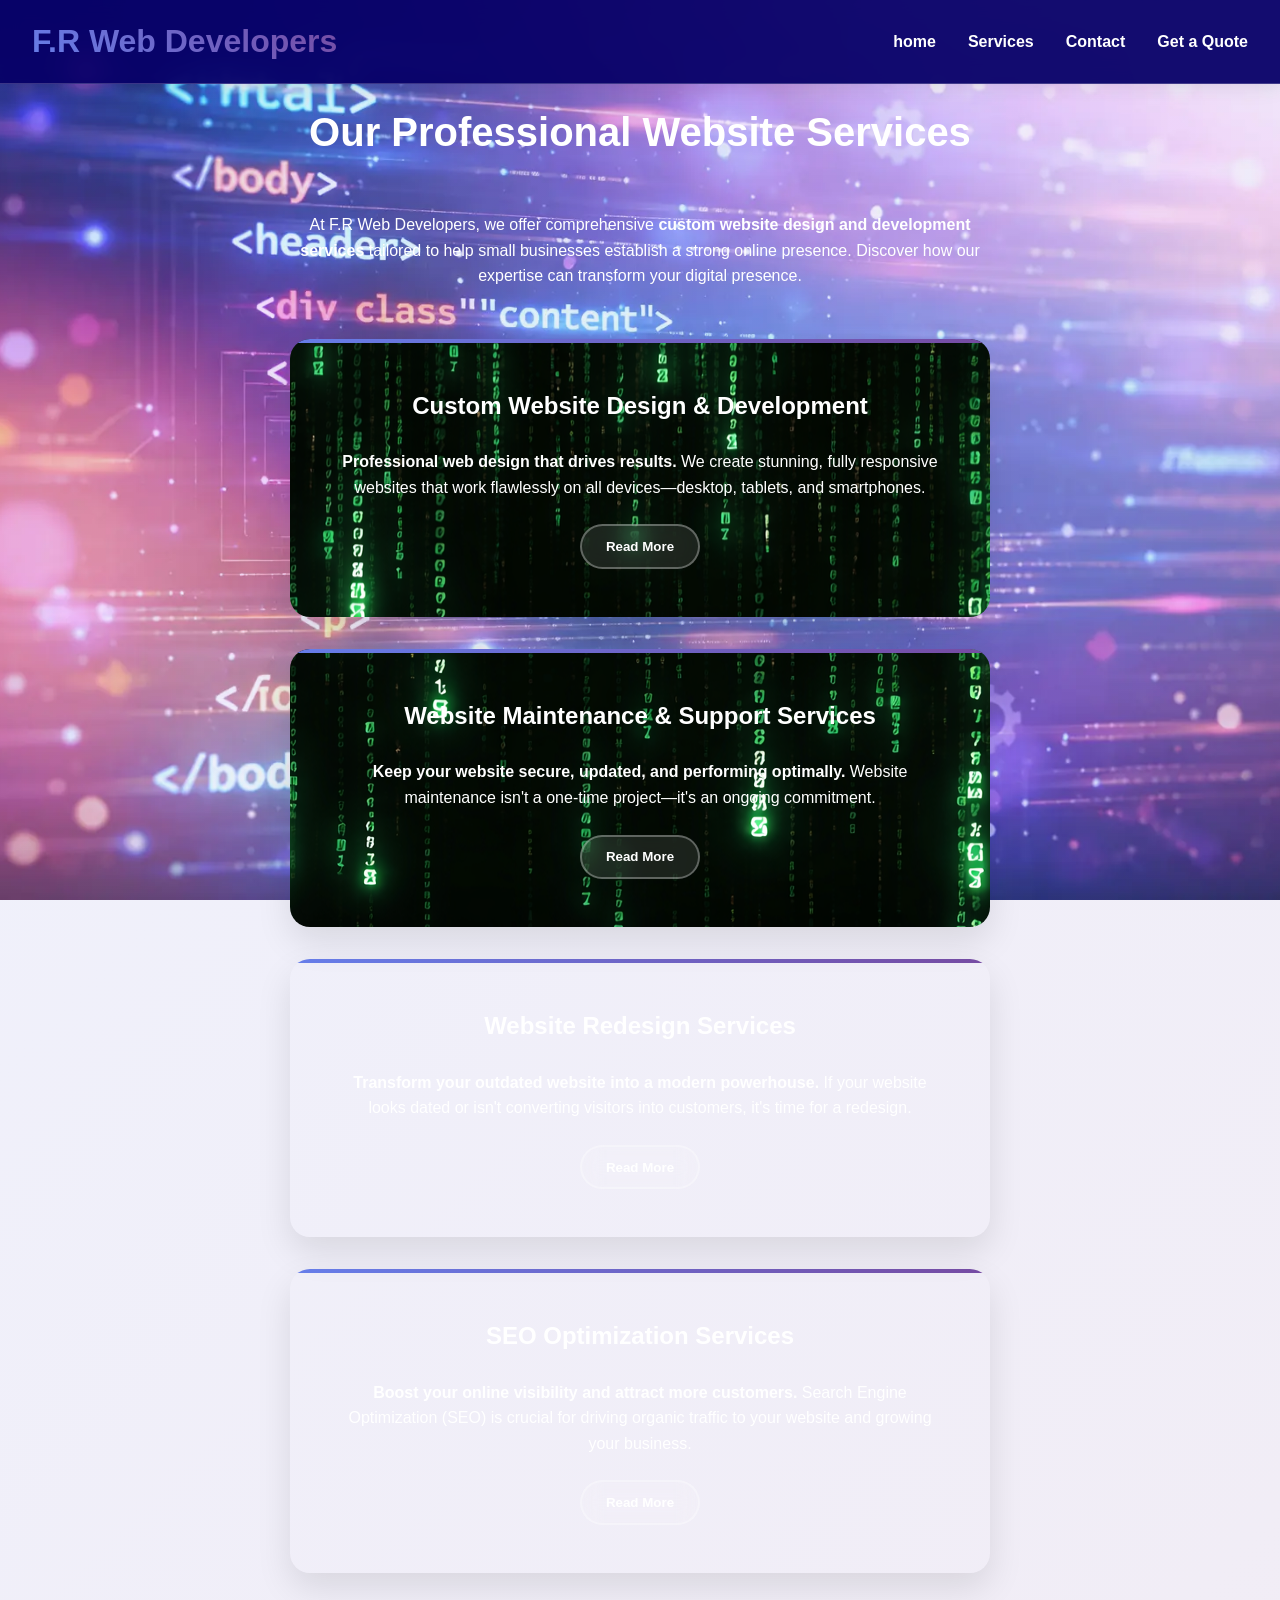
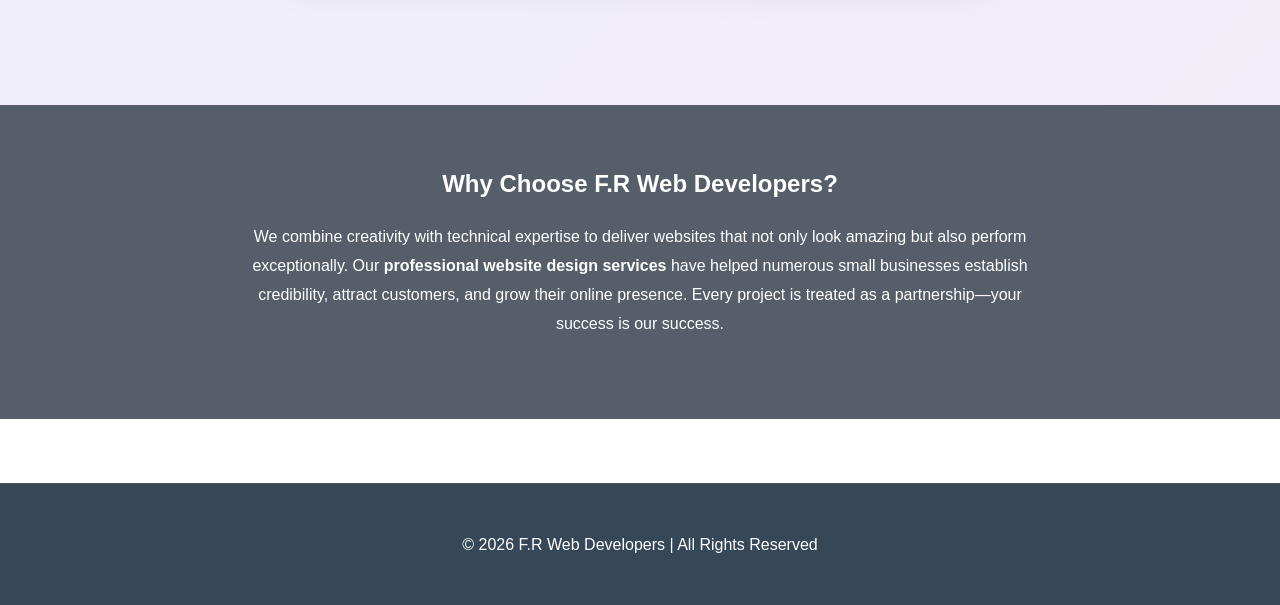
<file: services.htm>
<!DOCTYPE html>
<html lang="en">
<head>
<meta charset="UTF-8">
<title>Website Design Services | F.R Web Developers</title>
<meta name="viewport" content="width=device-width, initial-scale=1.0">
<meta name="description" content="Explore our professional website design services at F.R Web Developers. From responsive websites to custom solutions, we deliver high-quality results for your business.">
<meta property="og:title" content="Website Design Services | F.R Web Developers">
<meta property="og:description" content="Explore our professional website design services at F.R Web Developers. From responsive websites to custom solutions, we deliver high-quality results for your business.">
<meta property="og:image" content="https://frwebbirth-sys.github.io/FR-web-developers-website/images/logo.webp">
<meta property="og:url" content="https://frwebbirth-sys.github.io/FR-web-developers-website/services.htm">
<script type="application/ld+json">
{
  "@context": "https://schema.org",
  "@type": "LocalBusiness",
  "name": "F.R Web Developers",
  "description": "Professional website design and development services for small businesses.",
  "url": "https://frwebbirth-sys.github.io/FR-web-developers-website/",
  "logo": "https://frwebbirth-sys.github.io/FR-web-developers-website/images/logo.webp",
  "email": "frwebbirth@gmail.com",
  "telephone": "+27-21-123-4567",
  "serviceType": ["Website Design", "Web Development", "SEO Optimization", ""],
  "areaServed": "Global",
  "contactPoint": {
    "@type": "ContactPoint",
    "telephone": "+27-67-291-9355",
    "contactType": "Customer Service",
    "email": "frwebbirth@gmail.com"
  }
}
</script>

<script type="application/ld+json">
{
  "@context": "https://schema.org",
  "@type": "BreadcrumbList",
  "itemListElement": [
    {
      "@type": "ListItem",
      "position": 1,
      "name": "Home",
      "item": "https://frwebbirth-sys.github.io/FR-web-developers-website/index.html"
    },
    {
      "@type": "ListItem",
      "position": 2,
      "name": "Services",
      "item": "https://frwebbirth-sys.github.io/FR-web-developers-website/services.html"
    }
  ]
}
</script>

<script type="application/ld+json">
{
  "@context": "https://schema.org",
  "@type": "Service",
  "name": "Custom Website Design",
  "description": "Professional custom website design services creating responsive, modern websites optimized for all devices.",
  "provider": {
    "@type": "LocalBusiness",
    "name": "F.R Web Developers",
    "url": "https://frwebbirth-sys.github.io/FR-web-developers-website/"
  },
  "areaServed": "Global",
  "serviceType": "Web Design"
}
</script>

<script type="application/ld+json">
{
  "@context": "https://schema.org",
  "@type": "Service",
  "name": "Website Maintenance Services",
  "description": "Professional website maintenance services including security updates, content management, and technical support.",
  "provider": {
    "@type": "LocalBusiness",
    "name": "F.R Web Developers",
    "url": "https://frwebbirth-sys.github.io/FR-web-developers-website/"
  },
  "areaServed": "Global",
  "serviceType": "Web Maintenance"
}
</script>

<script type="application/ld+json">
{
  "@context": "https://schema.org",
  "@type": "Service",
  "name": "Website Redesign Services",
  "description": "Professional website redesign services transforming outdated websites into modern, high-performing online presences.",
  "provider": {
    "@type": "LocalBusiness",
    "name": "F.R Web Developers",
    "url": "https://frwebbirth-sys.github.io/FR-web-developers-website/"
  },
  "areaServed": "Global",
  "serviceType": "Web Redesign"
}
</script>

<script type="application/ld+json">
{
  "@context": "https://schema.org",
  "@type": "Service",
  "name": "SEO Optimization Services",
  "description": "Professional SEO services to improve search engine rankings, increase organic traffic, and boost online visibility for businesses.",
  "provider": {
    "@type": "LocalBusiness",
    "name": "F.R Web Developers",
    "url": "https://frwebbirth-sys.github.io/FR-web-developers-website/"
  },
  "areaServed": "Global",
  "serviceType": "SEO Services"
}
</script>

<link rel="stylesheet" href="styles.css">
</head>
<body>

<header>
<h1>F.R Web Developers</h1>
<nav>
<a href="index.html">home</a>
<a href="services.htm">Services</a>
<a href="contact.html">Contact</a>
<a href="quote.html">Get a Quote</a>
</nav>
</header>

<section class="services-section">
<h2>Our Professional Website Services</h2>
<p style="text-align: center; color: white; margin-bottom: 50px; max-width: 700px; margin-left: auto; margin-right: auto;">At F.R Web Developers, we offer comprehensive <strong>custom website design and development services</strong> tailored to help small businesses establish a strong online presence. Discover how our expertise can transform your digital presence.</p>

<div class="service-box">
<h3>Custom Website Design & Development</h3>
<p><strong>Professional web design that drives results.</strong> We create stunning, fully responsive websites that work flawlessly on all devices—desktop, tablets, and smartphones.</p>
<button class="read-more-btn">Read More</button>
<div class="service-details" style="display: none;">
<p>Our custom website design services include:</p>
<ul style="text-align: left; color: white;">
<li><strong>Responsive Design:</strong> Your website will look perfect on any screen size</li>
<li><strong>User-Friendly Navigation:</strong> Easy-to-use layouts that keep visitors engaged</li>
<li><strong>Fast Loading Speeds:</strong> Optimized performance for better user experience</li>
<li><strong>SEO-Ready Structure:</strong> Built to rank well in search engines</li>
<li><strong>Mobile Optimization:</strong> Over 60% of web traffic comes from mobile devices</li>
<li><strong>Professional Branding:</strong> Design that reflects your business values</li>
</ul>
<p><strong>Perfect for:</strong> Small businesses launching their first website, startups, e-commerce stores, service providers, and companies needing professional online presence.</p>
</div>
</div>

<div class="service-box">
<h3>Website Maintenance & Support Services</h3>
<p><strong>Keep your website secure, updated, and performing optimally.</strong> Website maintenance isn't a one-time project—it's an ongoing commitment.</p>
<button class="read-more-btn">Read More</button>
<div class="service-details" style="display: none;">
<p>Our website maintenance services include:</p>
<ul style="text-align: left; color: white;">
<li><strong>Security Updates:</strong> Protect your site from vulnerabilities</li>
<li><strong>Content Updates:</strong> Keep your information current and relevant</li>
<li><strong>Plugin Management:</strong> Regular updates and compatibility checks</li>
<li><strong>Performance Monitoring:</strong> Ensure your site runs smoothly</li>
<li><strong>Backup & Recovery:</strong> Never lose your important data</li>
<li><strong>Technical Support:</strong> Quick help when you need it</li>
</ul>
<p><strong>Why it matters:</strong> Regular maintenance prevents security breaches, improves search engine rankings, and ensures visitors have the best experience.</p>
</div>
</div>

<div class="service-box">
<h3>Website Redesign Services</h3>
<p><strong>Transform your outdated website into a modern powerhouse.</strong> If your website looks dated or isn't converting visitors into customers, it's time for a redesign.</p>
<button class="read-more-btn">Read More</button>
<div class="service-details" style="display: none;">
<p>Our website redesign services include:</p>
<ul style="text-align: left; color: white;">
<li><strong>Modern Design:</strong> Current design trends and best practices</li>
<li><strong>Improved Functionality:</strong> Better features and user experience</li>
<li><strong>Enhanced Performance:</strong> Faster loading and better optimization</li>
<li><strong>Mobile Responsiveness:</strong> Ensure compatibility across devices</li>
<li><strong>Conversion Optimization:</strong> Design that turns visitors into customers</li>
<li><strong>SEO Improvements:</strong> Better search engine visibility</li>
</ul>
<p><strong>Signs you need a redesign:</strong> Your website looks unprofessional, it's not mobile-friendly, visitors leave quickly, or your competitors' sites are better.</p>

</div>
</div>

<div class="service-box">
<h3>SEO Optimization Services</h3>
<p><strong>Boost your online visibility and attract more customers.</strong> Search Engine Optimization (SEO) is crucial for driving organic traffic to your website and growing your business.</p>
<button class="read-more-btn">Read More</button>
<div class="service-details" style="display: none;">
<p>Our comprehensive SEO services include:</p>
<ul style="text-align: left; color: white;">
<li><strong>On-Page SEO:</strong> Optimize content, meta tags, and site structure</li>
<li><strong>Keyword Research:</strong> Find the right keywords to target your audience</li>
<li><strong>Technical SEO:</strong> Improve site speed, mobile-friendliness, and crawlability</li>
<li><strong>Content Strategy:</strong> Create engaging content that ranks and converts</li>
<li><strong>Link Building:</strong> Build high-quality backlinks to improve authority</li>
<li><strong>Local SEO:</strong> Dominate local search results for your business</li>
</ul>
<p><strong>Perfect for:</strong> Businesses wanting to increase organic traffic, improve search rankings, and generate more leads from search engines.</p>
</div>
</div>

</section>

<section style="padding: 60px 20px; text-align: center; background-color: rgba(13, 27, 42, 0.7); color: white;">
<h2>Why Choose F.R Web Developers?</h2>
<p style="max-width: 800px; margin: 20px auto; line-height: 1.8;">We combine creativity with technical expertise to deliver websites that not only look amazing but also perform exceptionally. Our <strong>professional website design services</strong> have helped numerous small businesses establish credibility, attract customers, and grow their online presence. Every project is treated as a partnership—your success is our success.</p>
</section>

<footer>
<p>© 2026 F.R Web Developers | All Rights Reserved</p>
</footer>

<script>
document.addEventListener('DOMContentLoaded', function() {
    const readMoreButtons = document.querySelectorAll('.read-more-btn');
    
    readMoreButtons.forEach(button => {
        button.addEventListener('click', function() {
            const details = this.nextElementSibling;
            const isVisible = details.style.display !== 'none';
            
            if (isVisible) {
                details.style.display = 'none';
                this.textContent = 'Read More';
            } else {
                details.style.display = 'block';
                this.textContent = 'Read Less';
            }
        });
    });
});
</script>

</body>
</html>
</file>
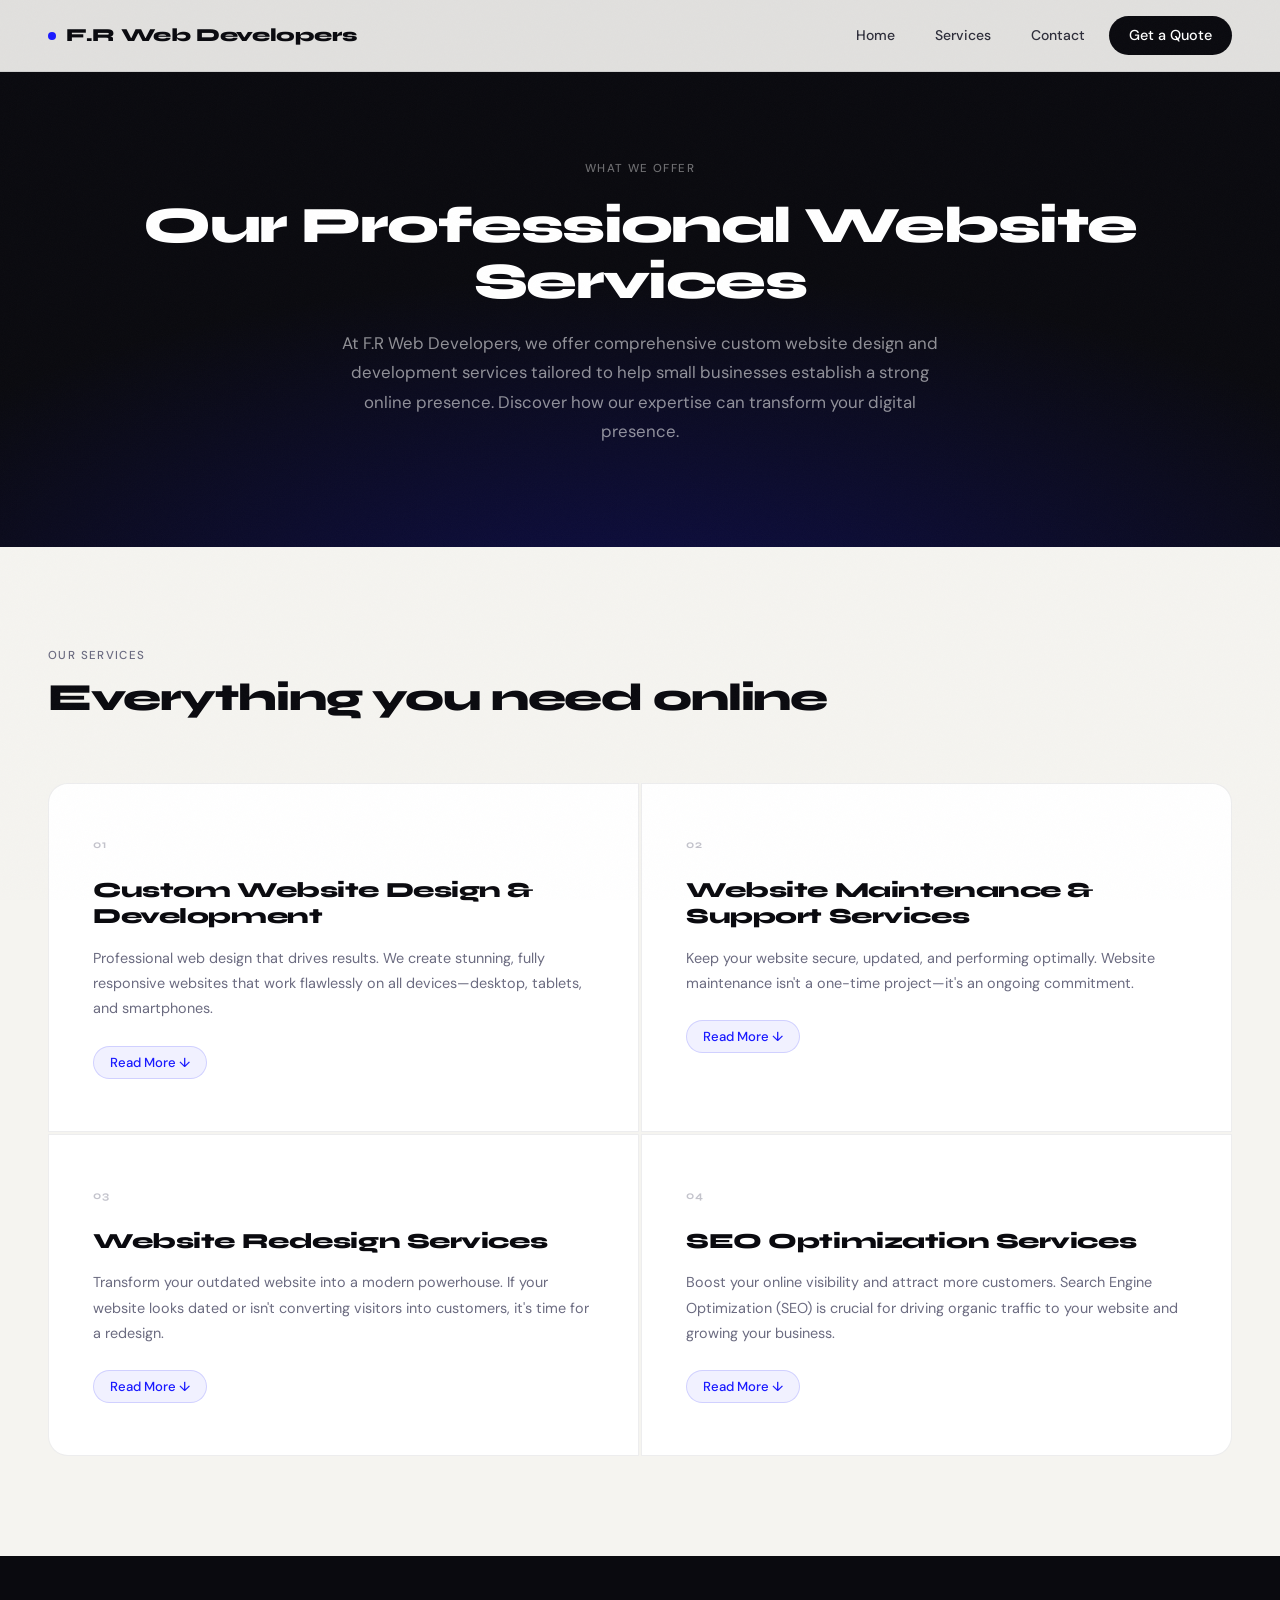
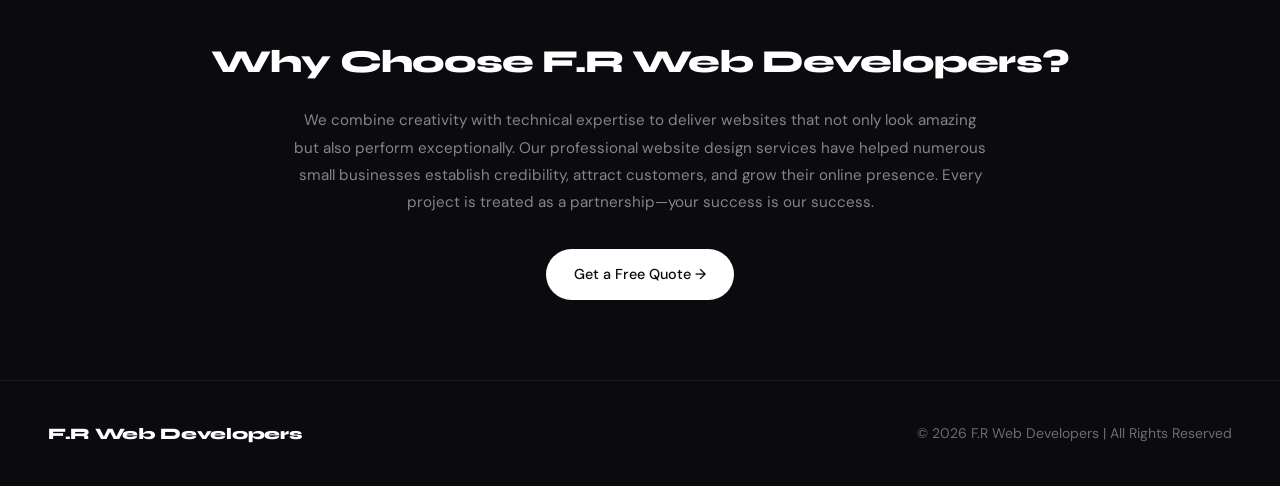
<file: services.html>
<!DOCTYPE html>
<html lang="en">
<head>
<meta charset="UTF-8">
<title>Website Design Services | F.R Web Developers</title>
<meta name="viewport" content="width=device-width, initial-scale=1.0">
<meta name="description" content="Explore our professional website design services at F.R Web Developers. From responsive websites to custom solutions, we deliver high-quality results for your business.">
<meta property="og:title" content="Website Design Services | F.R Web Developers">
<meta property="og:description" content="Explore our professional website design services at F.R Web Developers. From responsive websites to custom solutions, we deliver high-quality results for your business.">
<meta property="og:image" content="https://frwebbirth-sys.github.io/FR-web-developers-website/images/logo.webp">
<meta property="og:url" content="https://frwebbirth-sys.github.io/FR-web-developers-website/services.html">

<script type="application/ld+json">{"@context":"https://schema.org","@type":"LocalBusiness","name":"F.R Web Developers","description":"Professional website design and development services for small businesses.","url":"https://frwebbirth-sys.github.io/FR-web-developers-website/","logo":"https://frwebbirth-sys.github.io/FR-web-developers-website/images/logo.webp","email":"frwebbirth@gmail.com","telephone":"+27-67-291-9355","serviceType":["Website Design","Web Development","SEO Optimization"],"areaServed":"Global","contactPoint":{"@type":"ContactPoint","telephone":"+27-67-291-9355","contactType":"Customer Service","email":"frwebbirth@gmail.com"}}</script>
<script type="application/ld+json">{"@context":"https://schema.org","@type":"BreadcrumbList","itemListElement":[{"@type":"ListItem","position":1,"name":"Home","item":"https://frwebbirth-sys.github.io/FR-web-developers-website/index.html"},{"@type":"ListItem","position":2,"name":"Services","item":"https://frwebbirth-sys.github.io/FR-web-developers-website/services.html"}]}</script>
<script type="application/ld+json">{"@context":"https://schema.org","@type":"Service","name":"Custom Website Design","description":"Professional custom website design services creating responsive, modern websites optimized for all devices.","provider":{"@type":"LocalBusiness","name":"F.R Web Developers","url":"https://frwebbirth-sys.github.io/FR-web-developers-website/"},"areaServed":"Global","serviceType":"Web Design"}</script>
<script type="application/ld+json">{"@context":"https://schema.org","@type":"Service","name":"Website Maintenance Services","description":"Professional website maintenance services including security updates, content management, and technical support.","provider":{"@type":"LocalBusiness","name":"F.R Web Developers","url":"https://frwebbirth-sys.github.io/FR-web-developers-website/"},"areaServed":"Global","serviceType":"Web Maintenance"}</script>
<script type="application/ld+json">{"@context":"https://schema.org","@type":"Service","name":"Website Redesign Services","description":"Professional website redesign services transforming outdated websites into modern, high-performing online presences.","provider":{"@type":"LocalBusiness","name":"F.R Web Developers","url":"https://frwebbirth-sys.github.io/FR-web-developers-website/"},"areaServed":"Global","serviceType":"Web Redesign"}</script>
<script type="application/ld+json">{"@context":"https://schema.org","@type":"Service","name":"SEO Optimization Services","description":"Professional SEO services to improve search engine rankings, increase organic traffic, and boost online visibility for businesses.","provider":{"@type":"LocalBusiness","name":"F.R Web Developers","url":"https://frwebbirth-sys.github.io/FR-web-developers-website/"},"areaServed":"Global","serviceType":"SEO Services"}</script>

<link rel="preconnect" href="https://fonts.googleapis.com">
<link rel="preconnect" href="https://fonts.gstatic.com" crossorigin>
<link href="https://fonts.googleapis.com/css2?family=Syne:wght@400;600;700;800&family=DM+Sans:ital,wght@0,300;0,400;0,500;1,300&display=swap" rel="stylesheet">

<style>
  *, *::before, *::after { box-sizing: border-box; margin: 0; padding: 0; }
  :root {
    --ink: #0a0a0f; --ink-2: #2d2d3a; --ink-3: #6b6b80;
    --paper: #f5f4f0; --paper-2: #eceae4;
    --accent: #1a1aff; --white: #ffffff;
    --font-display: 'Syne', sans-serif;
    --font-body: 'DM Sans', sans-serif;
    --ease-out: cubic-bezier(0.16, 1, 0.3, 1);
  }
  html { scroll-behavior: smooth; }
  body { font-family: var(--font-body); background: var(--paper); color: var(--ink); overflow-x: hidden; line-height: 1.6; }
  a { text-decoration: none; color: inherit; }

  body::before {
    content: ''; position: fixed; inset: 0; pointer-events: none; z-index: 9999; opacity: .025;
    background-image: url("data:image/svg+xml,%3Csvg viewBox='0 0 256 256' xmlns='http://www.w3.org/2000/svg'%3E%3Cfilter id='noise'%3E%3CfeTurbulence type='fractalNoise' baseFrequency='0.9' numOctaves='4' stitchTiles='stitch'/%3E%3C/filter%3E%3Crect width='100%25' height='100%25' filter='url(%23noise)'/%3E%3C/svg%3E");
    background-size: 200px 200px;
  }

  header {
    position: fixed; top: 0; left: 0; right: 0; z-index: 200;
    display: flex; align-items: center; justify-content: space-between;
    padding: 0 48px; height: 72px;
    background: rgba(245,244,240,0.92); backdrop-filter: blur(20px);
    border-bottom: 1px solid rgba(10,10,15,0.08);
  }
  .logo { font-family: var(--font-display); font-size: 1.15rem; font-weight: 800; letter-spacing: -0.02em; display: flex; align-items: center; gap: 10px; }
  .logo-dot { width: 8px; height: 8px; background: var(--accent); border-radius: 50%; display: inline-block; flex-shrink: 0; }
  nav { display: flex; align-items: center; gap: 8px; }
  nav a { font-size: 0.875rem; font-weight: 500; color: var(--ink-2); padding: 8px 16px; border-radius: 999px; transition: background 0.2s, color 0.2s; }
  nav a:hover { background: var(--paper-2); color: var(--ink); }
  nav .nav-cta { background: var(--ink); color: var(--white); padding: 8px 20px; }
  nav .nav-cta:hover { background: var(--accent); color: var(--white); }

  /* ── HAMBURGER ── */
  .hamburger {
    display: none; flex-direction: column; justify-content: center; gap: 5px;
    width: 40px; height: 40px; border-radius: 8px; cursor: pointer;
    background: var(--paper-2); border: 1px solid rgba(10,10,15,0.12); padding: 8px;
    z-index: 300; flex-shrink: 0; transition: background 0.2s;
  }
  .hamburger:hover { background: var(--paper); }
  .hamburger span { display: block; height: 2px; border-radius: 2px; background: var(--ink); transition: transform 0.3s var(--ease-out), opacity 0.3s; }
  .hamburger.open span:nth-child(1) { transform: translateY(7px) rotate(45deg); }
  .hamburger.open span:nth-child(2) { opacity: 0; transform: scaleX(0); }
  .hamburger.open span:nth-child(3) { transform: translateY(-7px) rotate(-45deg); }

  .mobile-nav {
    display: none; position: fixed; top: 72px; left: 0; right: 0; z-index: 199;
    background: rgba(245,244,240,0.97); backdrop-filter: blur(20px);
    border-bottom: 1px solid rgba(10,10,15,0.08);
    padding: 12px 16px 16px; flex-direction: column; gap: 4px;
    transform: translateY(-8px); opacity: 0;
    transition: transform 0.3s var(--ease-out), opacity 0.3s var(--ease-out);
  }
  .mobile-nav.open { transform: translateY(0); opacity: 1; }
  .mobile-nav a { font-size: 0.95rem; font-weight: 500; color: var(--ink-2); padding: 12px 16px; border-radius: 10px; transition: background 0.2s, color 0.2s; display: block; }
  .mobile-nav a:hover { background: var(--paper-2); color: var(--ink); }
  .mobile-nav .nav-cta-mob { background: var(--ink); color: var(--white) !important; font-weight: 600; margin-top: 8px; text-align: center; }
  .mobile-nav .nav-cta-mob:hover { background: var(--accent); }

  .page-hero { padding: 160px 48px 100px; background: var(--ink); color: var(--white); position: relative; overflow: hidden; text-align: center; }
  .page-hero::after { content: ''; position: absolute; inset: 0; background: radial-gradient(ellipse 70% 70% at 50% 120%, rgba(26,26,255,0.25), transparent); pointer-events: none; }
  .page-hero-eyebrow { font-size: 0.72rem; font-weight: 500; letter-spacing: 0.12em; text-transform: uppercase; color: rgba(255,255,255,0.4); margin-bottom: 20px; }
  .page-hero h1 { font-family: var(--font-display); font-size: clamp(2.2rem, 4vw, 3.5rem); font-weight: 800; letter-spacing: -0.03em; line-height: 1.08; color: var(--white); margin-bottom: 20px; position: relative; z-index: 1; }
  .page-hero p { font-size: 1.05rem; color: rgba(255,255,255,0.55); max-width: 600px; margin: 0 auto; line-height: 1.75; position: relative; z-index: 1; }

  .services-section { padding: 100px 48px; }
  .services-grid { display: grid; grid-template-columns: 1fr 1fr; gap: 2px; margin-top: 64px; }

  .service-card { background: var(--white); border: 1px solid rgba(10,10,15,0.07); padding: 52px 44px; transition: border-color 0.25s, box-shadow 0.25s, transform 0.25s; position: relative; overflow: hidden; }
  .service-card::before { content: ''; position: absolute; top: 0; left: 0; right: 0; height: 3px; background: var(--accent); transform: scaleX(0); transform-origin: left; transition: transform 0.35s var(--ease-out); }
  .service-card:first-child { border-radius: 20px 0 0 0; }
  .service-card:nth-child(2) { border-radius: 0 20px 0 0; }
  .service-card:nth-child(3) { border-radius: 0 0 0 20px; }
  .service-card:last-child { border-radius: 0 0 20px 0; }
  .service-card:hover { border-color: rgba(26,26,255,0.15); box-shadow: 0 20px 60px rgba(10,10,15,0.06); transform: translateY(-4px); }
  .service-card:hover::before { transform: scaleX(1); }
  .service-card-num { font-family: var(--font-display); font-size: 0.7rem; font-weight: 700; letter-spacing: 0.1em; color: var(--ink-3); opacity: 0.4; margin-bottom: 24px; }
  .service-card h3 { font-family: var(--font-display); font-size: 1.35rem; font-weight: 800; letter-spacing: -0.02em; color: var(--ink); margin-bottom: 16px; line-height: 1.2; }
  .service-card > p { font-size: 0.9rem; color: var(--ink-3); line-height: 1.75; margin-bottom: 24px; }

  .read-more-btn {
    display: inline-flex; align-items: center; gap: 6px; font-size: 0.82rem; font-weight: 500; color: var(--accent);
    background: rgba(26,26,255,0.06); border: 1px solid rgba(26,26,255,0.15); border-radius: 999px;
    padding: 7px 16px; cursor: pointer; transition: background 0.2s, border-color 0.2s; font-family: var(--font-body);
  }
  .read-more-btn:hover { background: var(--accent); color: var(--white); border-color: var(--accent); }

  .service-details { display: none; margin-top: 24px; padding-top: 24px; border-top: 1px solid rgba(10,10,15,0.07); }
  .service-details p { font-size: 0.875rem; color: var(--ink-2); line-height: 1.75; margin-bottom: 16px; }
  .service-details ul { list-style: none; display: flex; flex-direction: column; gap: 10px; }
  .service-details ul li { font-size: 0.875rem; color: var(--ink-2); padding-left: 20px; position: relative; line-height: 1.6; }
  .service-details ul li::before { content: '→'; position: absolute; left: 0; color: var(--accent); font-size: 0.8rem; }
  .service-details ul li strong { color: var(--ink); font-weight: 500; }

  .why-band { background: var(--ink); color: var(--white); padding: 80px 48px; text-align: center; }
  .why-band h2 { font-family: var(--font-display); font-size: clamp(1.6rem, 2.5vw, 2.2rem); font-weight: 800; letter-spacing: -0.03em; color: var(--white); margin-bottom: 20px; }
  .why-band p { font-size: 0.95rem; color: rgba(255,255,255,0.5); max-width: 700px; margin: 0 auto 32px; line-height: 1.8; }
  .btn { display: inline-flex; align-items: center; gap: 8px; padding: 14px 28px; font-family: var(--font-body); font-size: 0.9rem; font-weight: 500; border-radius: 999px; transition: all 0.25s var(--ease-out); cursor: pointer; border: none; text-decoration: none; }
  .btn-white { background: var(--white); color: var(--ink); }
  .btn-white:hover { background: var(--accent); color: var(--white); transform: translateY(-2px); }

  footer { background: var(--ink); color: var(--white); padding: 40px 48px; display: flex; align-items: center; justify-content: space-between; gap: 24px; flex-wrap: wrap; border-top: 1px solid rgba(255,255,255,0.06); }
  footer p { font-size: 0.875rem; color: rgba(255,255,255,0.4); }
  footer a { color: rgba(255,255,255,0.7); border-bottom: 1px solid rgba(255,255,255,0.2); padding-bottom: 1px; transition: color 0.2s; }
  footer a:hover { color: var(--white); }
  .footer-logo { font-family: var(--font-display); font-size: 1rem; font-weight: 800; color: var(--white); letter-spacing: -0.02em; }

  .section-eyebrow { font-size: 0.72rem; font-weight: 500; letter-spacing: 0.12em; text-transform: uppercase; color: var(--ink-3); margin-bottom: 12px; }
  .section-title { font-family: var(--font-display); font-size: clamp(1.8rem, 3vw, 2.4rem); font-weight: 800; letter-spacing: -0.03em; line-height: 1.1; color: var(--ink); }

  .reveal { opacity: 0; transform: translateY(24px); transition: opacity 0.7s var(--ease-out), transform 0.7s var(--ease-out); }
  .reveal.visible { opacity: 1; transform: none; }
  .reveal-delay-1 { transition-delay: 0.1s; }
  .reveal-delay-2 { transition-delay: 0.2s; }

  @media (max-width: 900px) {
    header { padding: 0 20px; height: 64px; }
    nav a { display: none; }
    .hamburger { display: flex; }
    .mobile-nav { display: flex; top: 64px; }
    .page-hero { padding: 110px 20px 72px; }
    .services-section { padding: 60px 20px; }
    .services-grid { grid-template-columns: 1fr; gap: 16px; }
    .service-card { border-radius: 16px !important; padding: 32px 24px; }
    .why-band { padding: 60px 20px; }
    footer { padding: 28px 20px; flex-direction: column; align-items: flex-start; }
  }

  @media (max-width: 480px) {
    header { height: 56px; }
    .mobile-nav { top: 56px; }
    .page-hero { padding: 88px 16px 56px; }
    .services-section { padding: 48px 16px; }
  }
</style>
</head>
<body>

<header>
  <div class="logo"><span class="logo-dot"></span>F.R Web Developers</div>
  <nav>
    <a href="index.html">Home</a>
    <a href="services.html">Services</a>
    <a href="contact.html">Contact</a>
    <a href="quote.html" class="nav-cta btn">Get a Quote</a>
  </nav>
  <div class="hamburger" id="hamburger" aria-label="Toggle menu" role="button" tabindex="0">
    <span></span><span></span><span></span>
  </div>
</header>

<nav class="mobile-nav" id="mobileNav">
  <a href="index.html">Home</a>
  <a href="services.html">Services</a>
  <a href="contact.html">Contact</a>
  <a href="quote.html" class="nav-cta-mob">Get a Quote</a>
</nav>

<div class="page-hero">
  <div class="page-hero-eyebrow">What we offer</div>
  <h1>Our Professional Website Services</h1>
  <p>At F.R Web Developers, we offer comprehensive custom website design and development services tailored to help small businesses establish a strong online presence. Discover how our expertise can transform your digital presence.</p>
</div>

<section class="services-section">
  <div class="section-eyebrow reveal">Our services</div>
  <h2 class="section-title reveal reveal-delay-1">Everything you need online</h2>

  <div class="services-grid">
    <div class="service-card reveal">
      <div class="service-card-num">01</div>
      <h3>Custom Website Design &amp; Development</h3>
      <p>Professional web design that drives results. We create stunning, fully responsive websites that work flawlessly on all devices—desktop, tablets, and smartphones.</p>
      <button class="read-more-btn">Read More ↓</button>
      <div class="service-details">
        <p>Our custom website design services include:</p>
        <ul>
          <li><strong>Responsive Design:</strong> Your website will look perfect on any screen size</li>
          <li><strong>User-Friendly Navigation:</strong> Easy-to-use layouts that keep visitors engaged</li>
          <li><strong>Fast Loading Speeds:</strong> Optimized performance for better user experience</li>
          <li><strong>SEO-Ready Structure:</strong> Built to rank well in search engines</li>
          <li><strong>Mobile Optimization:</strong> Over 60% of web traffic comes from mobile devices</li>
          <li><strong>Professional Branding:</strong> Design that reflects your business values</li>
        </ul>
        <p>Perfect for: Small businesses launching their first website, startups, e-commerce stores, service providers, and companies needing professional online presence.</p>
      </div>
    </div>

    <div class="service-card reveal reveal-delay-1">
      <div class="service-card-num">02</div>
      <h3>Website Maintenance &amp; Support Services</h3>
      <p>Keep your website secure, updated, and performing optimally. Website maintenance isn't a one-time project—it's an ongoing commitment.</p>
      <button class="read-more-btn">Read More ↓</button>
      <div class="service-details">
        <p>Our website maintenance services include:</p>
        <ul>
          <li><strong>Security Updates:</strong> Protect your site from vulnerabilities</li>
          <li><strong>Content Updates:</strong> Keep your information current and relevant</li>
          <li><strong>Plugin Management:</strong> Regular updates and compatibility checks</li>
          <li><strong>Performance Monitoring:</strong> Ensure your site runs smoothly</li>
          <li><strong>Backup &amp; Recovery:</strong> Never lose your important data</li>
          <li><strong>Technical Support:</strong> Quick help when you need it</li>
        </ul>
        <p>Why it matters: Regular maintenance prevents security breaches, improves search engine rankings, and ensures visitors have the best experience.</p>
      </div>
    </div>

    <div class="service-card reveal reveal-delay-1">
      <div class="service-card-num">03</div>
      <h3>Website Redesign Services</h3>
      <p>Transform your outdated website into a modern powerhouse. If your website looks dated or isn't converting visitors into customers, it's time for a redesign.</p>
      <button class="read-more-btn">Read More ↓</button>
      <div class="service-details">
        <p>Our website redesign services include:</p>
        <ul>
          <li><strong>Modern Design:</strong> Current design trends and best practices</li>
          <li><strong>Improved Functionality:</strong> Better features and user experience</li>
          <li><strong>Enhanced Performance:</strong> Faster loading and better optimization</li>
          <li><strong>Mobile Responsiveness:</strong> Ensure compatibility across devices</li>
          <li><strong>Conversion Optimization:</strong> Design that turns visitors into customers</li>
          <li><strong>SEO Improvements:</strong> Better search engine visibility</li>
        </ul>
        <p>Signs you need a redesign: Your website looks unprofessional, it's not mobile-friendly, visitors leave quickly, or your competitors' sites are better.</p>
      </div>
    </div>

    <div class="service-card reveal reveal-delay-2">
      <div class="service-card-num">04</div>
      <h3>SEO Optimization Services</h3>
      <p>Boost your online visibility and attract more customers. Search Engine Optimization (SEO) is crucial for driving organic traffic to your website and growing your business.</p>
      <button class="read-more-btn">Read More ↓</button>
      <div class="service-details">
        <p>Our comprehensive SEO services include:</p>
        <ul>
          <li><strong>On-Page SEO:</strong> Optimize content, meta tags, and site structure</li>
          <li><strong>Keyword Research:</strong> Find the right keywords to target your audience</li>
          <li><strong>Technical SEO:</strong> Improve site speed, mobile-friendliness, and crawlability</li>
          <li><strong>Content Strategy:</strong> Create engaging content that ranks and converts</li>
          <li><strong>Link Building:</strong> Build high-quality backlinks to improve authority</li>
          <li><strong>Local SEO:</strong> Dominate local search results for your business</li>
        </ul>
        <p>Perfect for: Businesses wanting to increase organic traffic, improve search rankings, and generate more leads from search engines.</p>
      </div>
    </div>
  </div>
</section>

<div class="why-band">
  <h2>Why Choose F.R Web Developers?</h2>
  <p>We combine creativity with technical expertise to deliver websites that not only look amazing but also perform exceptionally. Our professional website design services have helped numerous small businesses establish credibility, attract customers, and grow their online presence. Every project is treated as a partnership—your success is our success.</p>
  <a href="quote.html" class="btn btn-white">Get a Free Quote →</a>
</div>

<footer>
  <div class="footer-logo">F.R Web Developers</div>
  <p>© 2026 F.R Web Developers | All Rights Reserved</p>
</footer>

<script>
  // Hamburger
  const hamburger = document.getElementById('hamburger');
  const mobileNav = document.getElementById('mobileNav');
  hamburger.addEventListener('click', () => {
    hamburger.classList.toggle('open');
    mobileNav.classList.toggle('open');
  });
  hamburger.addEventListener('keydown', e => { if (e.key === 'Enter' || e.key === ' ') hamburger.click(); });
  mobileNav.querySelectorAll('a').forEach(a => a.addEventListener('click', () => {
    hamburger.classList.remove('open');
    mobileNav.classList.remove('open');
  }));

  document.querySelectorAll('.read-more-btn').forEach(btn => {
    btn.addEventListener('click', function() {
      const details = this.nextElementSibling;
      const open = details.style.display === 'block';
      details.style.display = open ? 'none' : 'block';
      this.textContent = open ? 'Read More ↓' : 'Read Less ↑';
    });
  });
  const observer = new IntersectionObserver(entries => {
    entries.forEach(e => { if (e.isIntersecting) e.target.classList.add('visible'); });
  }, { threshold: 0.1 });
  document.querySelectorAll('.reveal').forEach(el => observer.observe(el));
</script>
</body>
</html>
</file>
<file: styles.css>
/* =============================================
   GLOBAL STYLES - MODERN DESIGN
   ============================================= */

* {
    box-sizing: border-box;
    margin: 0;
    padding: 0;
}

body {
    margin: 0;
    font-family: 'Segoe UI', Tahoma, Geneva, Verdana, sans-serif;
    background-image: url('images/background.webp');
    background-attachment: fixed;
    background-position: center center;
    background-repeat: no-repeat;
    background-size: cover;
    color: white;
    line-height: 1.6;
    overflow-x: hidden;
} 

a {
    text-decoration: none;
    transition: all 0.3s ease;
}

/* =============================================
   HEADER & NAVIGATION - ENHANCED
   ============================================= */

header {
    background: rgba(7, 0, 104, 0.95);
    backdrop-filter: blur(10px);
    color: white;
    padding: 1rem 2rem;
    display: flex;
    justify-content: space-between;
    align-items: center;
    box-shadow: 0 2px 20px rgba(0, 0, 0, 0.1);
    position: fixed;
    top: 0;
    left: 0;
    right: 0;
    z-index: 1000;
    border-bottom: 1px solid rgba(255, 255, 255, 0.2);
}

header h1 {
    margin: 0;
    font-size: 2rem;
    font-weight: 700;
    background: linear-gradient(45deg, #667eea, #764ba2);
    -webkit-background-clip: text;
    -webkit-text-fill-color: transparent;
    background-clip: text;
}

nav {
    display: flex;
    gap: 2rem;
}

nav a {
    color: white;
    font-weight: 600;
    position: relative;
    padding: 0.5rem 0;
    transition: all 0.3s ease;
}

nav a::after {
    content: '';
    position: absolute;
    bottom: 0;
    left: 0;
    width: 0;
    height: 2px;
    background: linear-gradient(45deg, #667eea, #764ba2);
    transition: width 0.3s ease;
}

nav a:hover::after {
    width: 100%;
}

nav a:hover {
    color: white;
    transform: translateY(-2px);
}

/* =============================================
   HERO SECTION - DRAMATICALLY IMPROVED
   ============================================= */

.hero {
    text-align: center;
    padding: 120px 2rem 80px;
    background: linear-gradient(135deg, rgba(102, 126, 234, 0.1), rgba(118, 75, 162, 0.1));
    color: white;
    position: relative;
    overflow: hidden;
}

.hero::before {
    content: '';
    position: absolute;
    top: 0;
    left: 0;
    right: 0;
    bottom: 0;
    background: url('data:image/svg+xml,<svg xmlns="http://www.w3.org/2000/svg" viewBox="0 0 1000 1000"><defs><pattern id="grain" width="100" height="100" patternUnits="userSpaceOnUse"><circle cx="25" cy="25" r="1" fill="white" opacity="0.1"/><circle cx="75" cy="75" r="1" fill="white" opacity="0.1"/><circle cx="50" cy="50" r="1" fill="white" opacity="0.05"/></pattern></defs><rect width="100%" height="100%" fill="url(%23grain)"/></svg>');
    pointer-events: none;
}

.hero h2 {
    font-size: 3.5rem;
    margin-bottom: 2rem;
    font-weight: 800;
    text-shadow: 2px 2px 4px rgba(0, 0, 0, 0.3);
    animation: fadeInUp 1s ease-out;
}

.hero p {
    font-size: 1.3rem;
    max-width: 700px;
    margin: 0 auto 3rem;
    opacity: 0.9;
    animation: fadeInUp 1s ease-out 0.2s both;
}

/* =============================================
   BUTTONS - MODERN DESIGN
   ============================================= */

.btn {
    display: inline-block;
    padding: 1rem 2.5rem;
    background: linear-gradient(45deg, #667eea, #764ba2);
    color: white;
    border-radius: 50px;
    font-weight: 600;
    text-decoration: none;
    transition: all 0.3s ease;
    box-shadow: 0 4px 15px rgba(102, 126, 234, 0.4);
    border: none;
    cursor: pointer;
    position: relative;
    overflow: hidden;
}

.btn::before {
    content: '';
    position: absolute;
    top: 0;
    left: -100%;
    width: 100%;
    height: 100%;
    background: linear-gradient(90deg, transparent, rgba(255, 255, 255, 0.2), transparent);
    transition: left 0.5s;
}

.btn:hover::before {
    left: 100%;
}

.btn:hover {
    transform: translateY(-3px);
    box-shadow: 0 8px 25px rgba(102, 126, 234, 0.6);
}

.read-more-btn {
    display: inline-block;
    margin-top: 1.5rem;
    padding: 0.8rem 1.5rem;
    background: rgba(255, 255, 255, 0.1);
    color: white;
    border: 2px solid rgba(255, 255, 255, 0.3);
    border-radius: 25px;
    font-weight: 600;
    cursor: pointer;
    transition: all 0.3s ease;
    backdrop-filter: blur(10px);
}

.read-more-btn:hover {
    background: rgba(255, 255, 255, 0.2);
    border-color: white;
    transform: translateY(-2px);
    box-shadow: 0 5px 15px rgba(0, 0, 0, 0.2);
}

/* =============================================
   LOGO SECTION - ENHANCED
   ============================================= */

.logo-section {
    text-align: center;
    margin: 4rem 0;
    padding: 2rem;
}

.logo-section img {
    max-width: 100%;
    height: auto;
    display: block;
    margin: auto;
    border-radius: 20px;
    box-shadow: 0 10px 30px rgba(0, 0, 0, 0.2);
    transition: transform 0.3s ease;
}

.logo-section img:hover {
    transform: scale(1.05);
}

/* =============================================
   WHY CHOOSE US SECTION - MODERN CARDS
   ============================================= */

.why-section {
    padding: 100px 2rem;
    text-align: center;
    background: rgba(255, 255, 255, 0.05);
    backdrop-filter: blur(10px);
}

.why-section h2 {
    font-size: 2.5rem;
    margin-bottom: 3rem;
    color: white;
    font-weight: 700;
}

.why-container {
    display: grid;
    grid-template-columns: repeat(auto-fit, minmax(280px, 1fr));
    gap: 2rem;
    max-width: 1200px;
    margin: 0 auto;
}

.why-box {
    background: url('images/boxes_background.png');
    background-attachment: fixed;
    background-position: center center;
    color: #ffffff;
    padding: 2.5rem;
    border-radius: 20px;
    box-shadow: 0 10px 30px rgba(0, 0, 0, 0.1);
    transition: all 0.3s ease;
    position: relative;
    overflow: hidden;
}

.why-box::before {
    content: '';
    position: absolute;
    top: 0;
    left: 0;
    right: 0;
    height: 4px;
    background: linear-gradient(45deg, #667eea, #764ba2);
}

.why-box:hover {
    transform: translateY(-10px);
    box-shadow: 0 20px 40px rgba(0, 0, 0, 0.2);
}

.why-box h3 {
    margin-bottom: 1rem;
    color: #ffffff;
    font-size: 1.3rem;
}

/* =============================================
   SERVICES SECTION - DRAMATIC IMPROVEMENT
   ============================================= */

.services-section {
    padding: 100px 2rem;
    text-align: center;
    color: white;
    background: linear-gradient(135deg, rgba(102, 126, 234, 0.1), rgba(118, 75, 162, 0.1));
}

.services-section h2 {
    font-size: 2.5rem;
    margin-bottom: 3rem;
    font-weight: 700;
}

.service-box {
    background: url('images/boxes_background.png');
    background-attachment: fixed;
    background-position: center center;
    color: rgb(255, 255, 255);
    max-width: 700px;
    margin: 2rem auto;
    padding: 3rem;
    border-radius: 20px;
    box-shadow: 0 15px 35px rgba(0, 0, 0, 0.1);
    transition: all 0.3s ease;
    position: relative;
    overflow: hidden;
}

.service-box::before {
    content: '';
    position: absolute;
    top: 0;
    left: 0;
    right: 0;
    height: 4px;
    background: linear-gradient(45deg, #667eea, #764ba2);
}

.service-box:hover {
    transform: translateY(-5px);
    box-shadow: 0 25px 50px rgba(0, 0, 0, 0.15);
}

.service-box h3 {
    margin-bottom: 1.5rem;
    color: #ffffff;
    font-size: 1.5rem;
}

/* =============================================
   PROJECTS SECTION - MODERN GRID
   ============================================= */

.projects-section {
    padding: 100px 2rem;
    text-align: center;
    background: rgba(255, 255, 255, 0.05);
    backdrop-filter: blur(10px);
}

.projects-section h2 {
    font-size: 2.5rem;
    margin-bottom: 3rem;
    color: white;
    font-weight: 700;
}

.projects-container {
    display: grid;
    grid-template-columns: repeat(auto-fit, minmax(320px, 1fr));
    gap: 2rem;
    max-width: 1200px;
    margin: 0 auto;
}

.project-box {
    background: url('images/boxes_background.png');
    background-attachment: fixed;
    background-position: center center;
    color: #2c3e50;
    border-radius: 20px;
    box-shadow: 0 10px 30px rgba(0, 0, 0, 0.1);
    overflow: hidden;
    transition: all 0.3s ease;
    position: relative;
}

.project-box::before {
    content: '';
    position: absolute;
    top: 0;
    left: 0;
    right: 0;
    bottom: 0;
    background: rgba(255, 255, 255, 0.85);
    z-index: 1;
    pointer-events: none;
}

.project-box:hover {
    transform: translateY(-10px);
    box-shadow: 0 20px 40px rgba(0, 0, 0, 0.2);
}

.project-screenshot {
    width: 100%;
    height: 220px;
    background: linear-gradient(45deg, #f0f0f0, #e0e0e0);
    display: flex;
    align-items: center;
    justify-content: center;
    overflow: hidden;
    position: relative;
}

.project-screenshot img {
    width: 100%;
    height: 100%;
    object-fit: cover;
    transition: transform 0.3s ease;
}

.project-box:hover .project-screenshot img {
    transform: scale(1.1);
}

.project-screenshot-placeholder {
    color: #ffffff;
    font-size: 1rem;
    text-align: center;
    padding: 2rem;
}

.project-info {
    padding: 2rem;
    backdrop-filter: blur(8px);
    background: rgba(255, 255, 255, 0.1);
    border-radius: 0 0 20px 20px;
}

.project-box h3 {
    margin: 0 0 1rem 0;
    font-size: 1.3rem;
    color: white;
    text-shadow: 1px 1px 3px rgba(0, 0, 0, 0.8);
}

.project-box p {
    margin: 0 0 1.5rem 0;
    font-size: 0.95rem;
    line-height: 1.6;
    color: white;
    text-shadow: 1px 1px 2px rgba(0, 0, 0, 0.6);
}

.project-box a {
    display: inline-block;
    padding: 0.8rem 1.5rem;
    background: linear-gradient(45deg, #667eea, #764ba2);
    color: white;
    border-radius: 25px;
    font-weight: 600;
    transition: all 0.3s ease;
    box-shadow: 0 4px 15px rgba(102, 126, 234, 0.3);
}

.project-box a:hover {
    transform: translateY(-2px);
    box-shadow: 0 6px 20px rgba(102, 126, 234, 0.4);
}

/* =============================================
   CONTACT SECTION - MODERN DESIGN
   ============================================= */

.contact-section {
    padding: 100px 2rem;
    text-align: center;
    color: white;
    background: linear-gradient(135deg, rgba(102, 126, 234, 0.1), rgba(118, 75, 162, 0.1));
}

.contact-section h2 {
    font-size: 2.5rem;
    margin-bottom: 2rem;
    font-weight: 700;
}

.contact-box {
    background: url('images/boxes_background.png');
    background-attachment: fixed;
    background-position: center center;
    color: white;
    max-width: 600px;
    margin: auto;
    padding: 3rem;
    border-radius: 20px;
    box-shadow: 0 15px 35px rgba(0, 0, 0, 0.1);
}

.contact-box p {
    font-size: 1.1rem;
    margin: 1rem 0;
}

.contact-box a {
    color: #ffffff;
    font-weight: 600;
    transition: all 0.3s ease;
}

.contact-box a:hover {
    color: #ffffff;
    transform: translateY(-2px);
}

.whatsapp {
    background: linear-gradient(45deg, #25D366, #1ebe5d) !important;
    border-radius: 25px !important;
    box-shadow: 0 4px 15px rgba(37, 211, 102, 0.3) !important;
}

.whatsapp:hover {
    transform: translateY(-2px) !important;
    box-shadow: 0 6px 20px rgba(37, 211, 102, 0.4) !important;
}

/* =============================================
   QUOTE FORM - ENHANCED
   ============================================= */

.container {
    max-width: 700px;
    margin: 80px auto;
    background: url('images/boxes_background.png');
    background-attachment: fixed;
    background-position: center center;
    padding: 3rem;
    border-radius: 20px;
    box-shadow: 0 15px 35px rgba(0, 0, 0, 0.1);
    backdrop-filter: blur(10px);
}

.container h1 {
    text-align: center;
    color: white;
    margin-bottom: 2rem;
    font-size: 2rem;
}

label {
    font-weight: 600;
    display: block;
    margin-top: 1.5rem;
    color: white;
    font-size: 0.95rem;
}

input, select, textarea {
    width: 100%;
    padding: 0.8rem;
    margin-top: 0.5rem;
    border: 2px solid #e0e0e0;
    border-radius: 10px;
    font-size: 1rem;
    color: white;
    background-color: rgba(0, 0, 0, 0.3);
    transition: all 0.3s ease;
}

input:focus, select:focus, textarea:focus {
    outline: none;
    border-color: #667eea;
    box-shadow: 0 0 0 3px rgba(102, 126, 234, 0.1);
}

.pageRow {
    border: 2px solid #f0f0f0;
    padding: 1.5rem;
    margin-top: 1.5rem;
    border-radius: 10px;
    background: rgba(0, 0, 0, 0.2);
    color: white;
    transition: all 0.3s ease;
}

.pageRow:hover {
    border-color: #667eea;
    background: #f8f9ff;
}

.submitBtn {
    width: 100%;
    margin-top: 2rem;
    background: linear-gradient(45deg, #667eea, #764ba2);
    color: white;
    font-size: 1.1rem;
    padding: 1rem;
    border: none;
    border-radius: 10px;
    cursor: pointer;
    transition: all 0.3s ease;
    box-shadow: 0 4px 15px rgba(102, 126, 234, 0.3);
}

.submitBtn:hover {
    transform: translateY(-2px);
    box-shadow: 0 6px 20px rgba(102, 126, 234, 0.4);
}

.addBtn {
    margin-top: 1.5rem;
    background: linear-gradient(45deg, #28a745, #20c997);
    color: white;
    width: 100%;
    padding: 0.8rem;
    border: none;
    border-radius: 10px;
    cursor: pointer;
    transition: all 0.3s ease;
}

.addBtn:hover {
    transform: translateY(-2px);
    box-shadow: 0 4px 15px rgba(40, 167, 69, 0.3);
}

.deleteBtn {
    margin-top: 1rem;
    background: linear-gradient(45deg, #dc3545, #fd7e14);
    color: white;
    padding: 0.6rem 1.2rem;
    border: none;
    border-radius: 8px;
    cursor: pointer;
    transition: all 0.3s ease;
}

.deleteBtn:hover {
    transform: translateY(-2px);
    box-shadow: 0 4px 15px rgba(220, 53, 69, 0.3);
}

/* =============================================
   FOOTER - MODERN DESIGN
   ============================================= */

footer {
    background: rgba(44, 62, 80, 0.95);
    backdrop-filter: blur(10px);
    color: white;
    text-align: center;
    padding: 3rem 2rem;
    margin-top: 4rem;
    border-top: 1px solid rgba(255, 255, 255, 0.1);
}

footer p {
    margin: 0;
    font-size: 1rem;
}

footer a {
    color: white;
    font-weight: 600;
    transition: all 0.3s ease;
}

footer a:hover {
    color: white;
    transform: translateY(-2px);
}

/* =============================================
   BLOG SECTION - ENHANCED
   ============================================= */

.blog-section {
    padding: 100px 2rem;
    text-align: left;
    background: rgba(255, 255, 255, 0.05);
    backdrop-filter: blur(10px);
}

.blog-container {
    max-width: 1000px;
    margin: 0 auto;
}

.blog-post {
    background: url('images/boxes_background.png');
    background-attachment: fixed;
    background-position: center center;
    color: white;
    padding: 3rem;
    margin-bottom: 2rem;
    border-radius: 20px;
    box-shadow: 0 10px 30px rgba(0, 0, 0, 0.1);
    transition: all 0.3s ease;
}

.blog-post:hover {
    transform: translateY(-5px);
    box-shadow: 0 15px 35px rgba(0, 0, 0, 0.15);
}

.blog-post h3 {
    margin-top: 0;
    color: white;
    font-size: 1.5rem;
    margin-bottom: 0.5rem;
}

.blog-date {
    color: white;
    font-size: 0.9rem;
    margin: 0.5rem 0 1.5rem;
    font-style: italic;
}

.blog-post p {
    line-height: 1.8;
    margin-bottom: 1rem;
    color: white;
}

/* =============================================
   FAQ SECTION - MODERN ACCORDION STYLE
   ============================================= */

.faq-section {
    padding: 100px 2rem;
    text-align: left;
    background: rgba(255, 255, 255, 0.05);
    backdrop-filter: blur(10px);
}

.faq-container {
    max-width: 1000px;
    margin: 0 auto;
}

.faq-item {
    background: url('images/boxes_background.png');
    background-attachment: fixed;
    background-position: center center;
    color: white;
    padding: 2.5rem;
    margin-bottom: 1.5rem;
    border-radius: 15px;
    box-shadow: 0 8px 25px rgba(0, 0, 0, 0.1);
    transition: all 0.3s ease;
}

.faq-item:hover {
    transform: translateY(-3px);
    box-shadow: 0 12px 30px rgba(0, 0, 0, 0.15);
}

.faq-item h3 {
    margin-top: 0;
    color: white;
    font-size: 1.2rem;
    margin-bottom: 1rem;
}

.faq-item p {
    line-height: 1.7;
    margin-bottom: 0;
    color: white;
}

/* =============================================
   TESTIMONIALS SECTION - ENHANCED
   ============================================= */

.testimonials-section {
    padding: 100px 2rem;
    text-align: center;
    background: rgba(255, 255, 255, 0.05);
    backdrop-filter: blur(10px);
}

.testimonials-container {
    display: grid;
    grid-template-columns: repeat(auto-fit, minmax(320px, 1fr));
    gap: 2rem;
    max-width: 1200px;
    margin: 0 auto;
}

.testimonial-box {
    background: url('images/boxes_background.png');
    background-attachment: fixed;
    background-position: center center;
    color: white;
    padding: 2.5rem;
    border-radius: 20px;
    box-shadow: 0 10px 30px rgba(0, 0, 0, 0.1);
    transition: all 0.3s ease;
    position: relative;
}

.testimonial-box::before {
    content: '"';
    position: absolute;
    top: 1rem;
    left: 2rem;
    font-size: 4rem;
    color: rgba(102, 126, 234, 0.1);
    font-family: Georgia, serif;
}

.testimonial-box:hover {
    transform: translateY(-5px);
    box-shadow: 0 15px 35px rgba(0, 0, 0, 0.15);
}

.stars {
    font-size: 1.5rem;
    color: #FFD700;
    margin-bottom: 1.5rem;
}

.testimonial-text {
    font-style: italic;
    line-height: 1.7;
    margin-bottom: 2rem;
    color: white;
    position: relative;
    z-index: 1;
}

.testimonial-author {
    margin: 0;
    color: white;
    font-weight: 600;
    font-size: 1.1rem;
}

/* =============================================
   ANIMATIONS
   ============================================= */

@keyframes fadeInUp {
    from {
        opacity: 0;
        transform: translateY(30px);
    }
    to {
        opacity: 1;
        transform: translateY(0);
    }
}

/* =============================================
   RESPONSIVE DESIGN - ENHANCED
   ============================================= */

@media (max-width: 768px) {
    header {
        padding: 1rem;
        flex-direction: column;
        gap: 1rem;
    }

    header h1 {
        font-size: 1.5rem;
    }

    nav {
        gap: 1rem;
    }

    .hero {
        padding: 100px 1rem 60px;
    }

    .hero h2 {
        font-size: 2.5rem;
    }

    .hero p {
        font-size: 1.1rem;
    }

    .why-container,
    .projects-container,
    .testimonials-container {
        grid-template-columns: 1fr;
        gap: 1.5rem;
    }

    .why-box,
    .project-box,
    .testimonial-box,
    .service-box {
        padding: 2rem;
        margin: 1rem auto;
        max-width: 100%;
    }

    .contact-box {
        padding: 2rem;
        margin: 0 1rem;
    }

    .container {
        margin: 2rem 1rem;
        padding: 2rem;
    }

    .blog-post,
    .faq-item {
        padding: 2rem;
        margin-bottom: 1.5rem;
    }

    .services-section h2,
    .projects-section h2,
    .contact-section h2,
    .why-section h2 {
        font-size: 2rem;
    }
}

@media (max-width: 480px) {
    header h1 {
        font-size: 1.3rem;
    }

    nav a {
        font-size: 0.9rem;
    }

    .hero h2 {
        font-size: 2rem;
    }

    .hero p {
        font-size: 1rem;
    }

    .btn {
        padding: 0.8rem 1.5rem;
        font-size: 0.9rem;
    }

    .services-section h2,
    .projects-section h2,
    .contact-section h2,
    .why-section h2 {
        font-size: 1.8rem;
    }

    .contact-box {
        padding: 1.5rem;
    }

    label {
        font-size: 0.9rem;
    }

    input, select, textarea {
        font-size: 0.9rem;
        padding: 0.7rem;
    }

    .blog-post,
    .faq-item {
        padding: 1.5rem;
    }

    .testimonial-box {
        padding: 2rem 1.5rem;
    }
}
</file>
